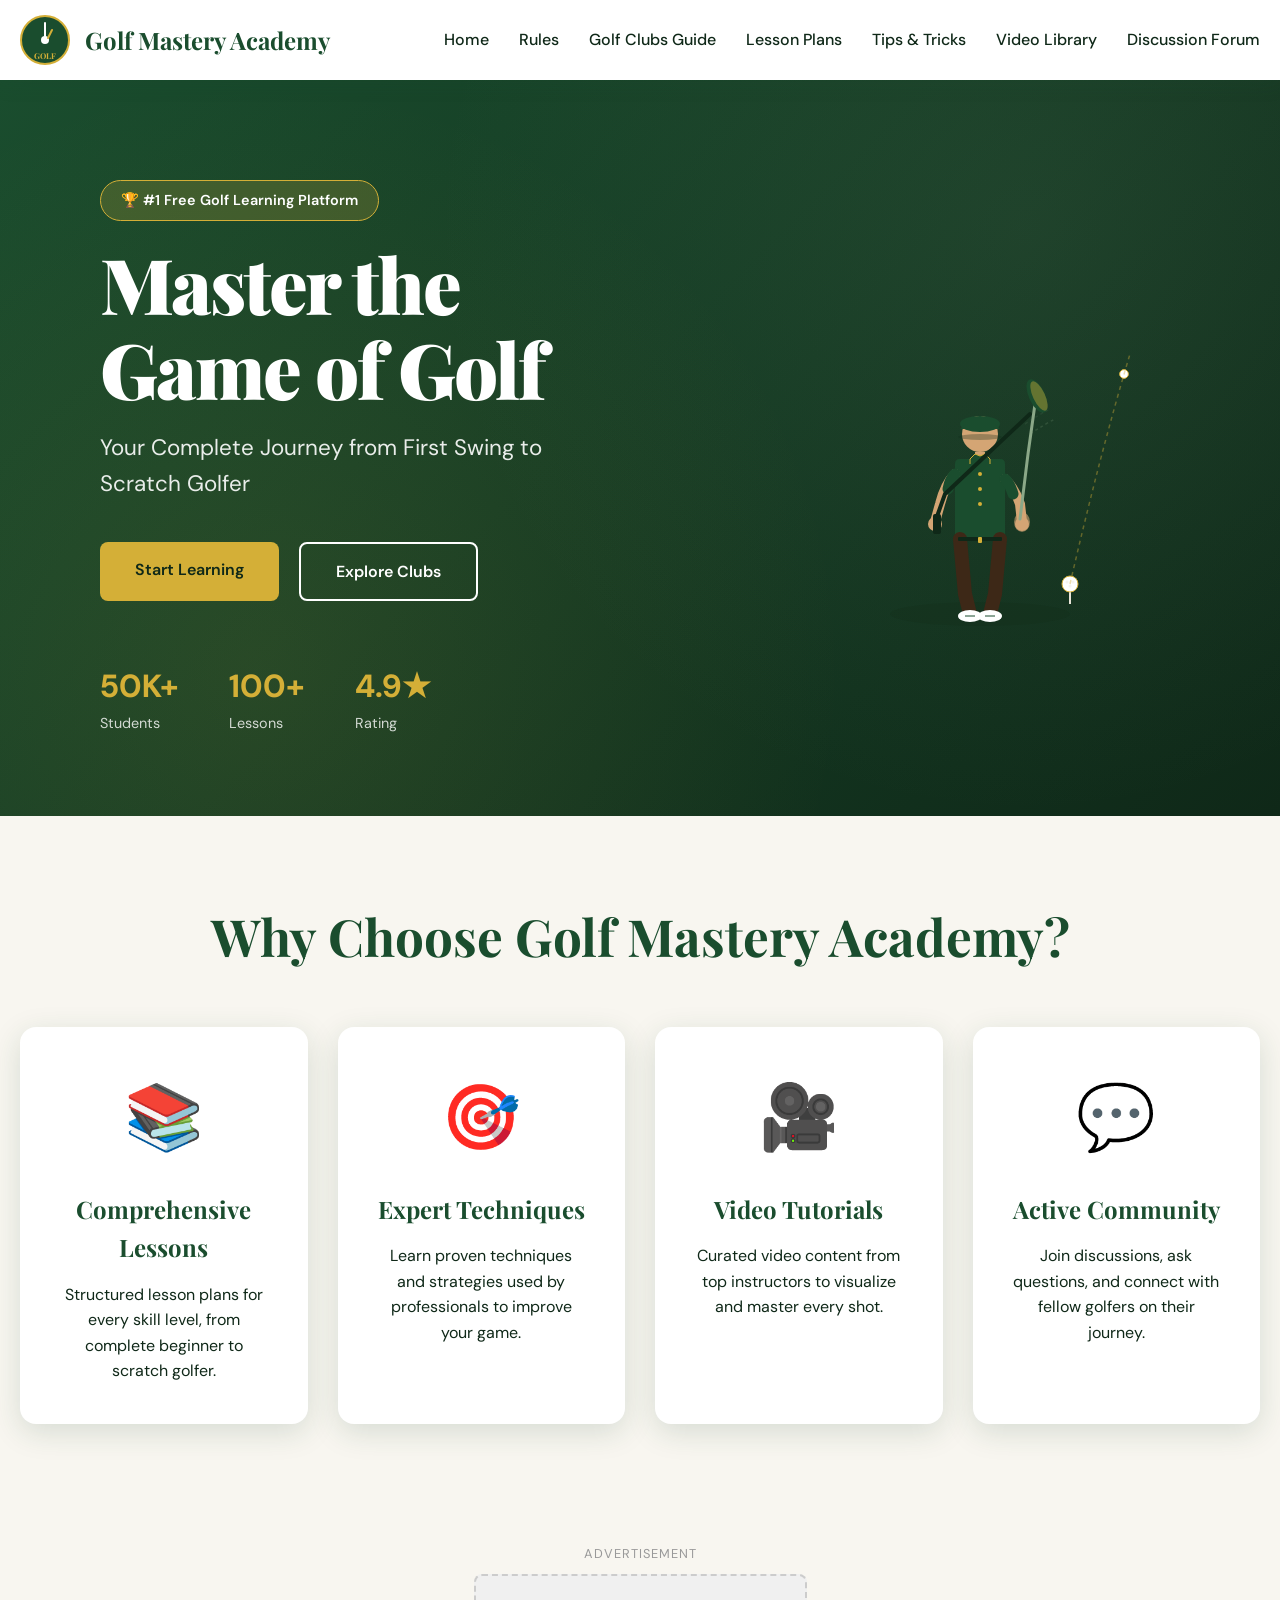
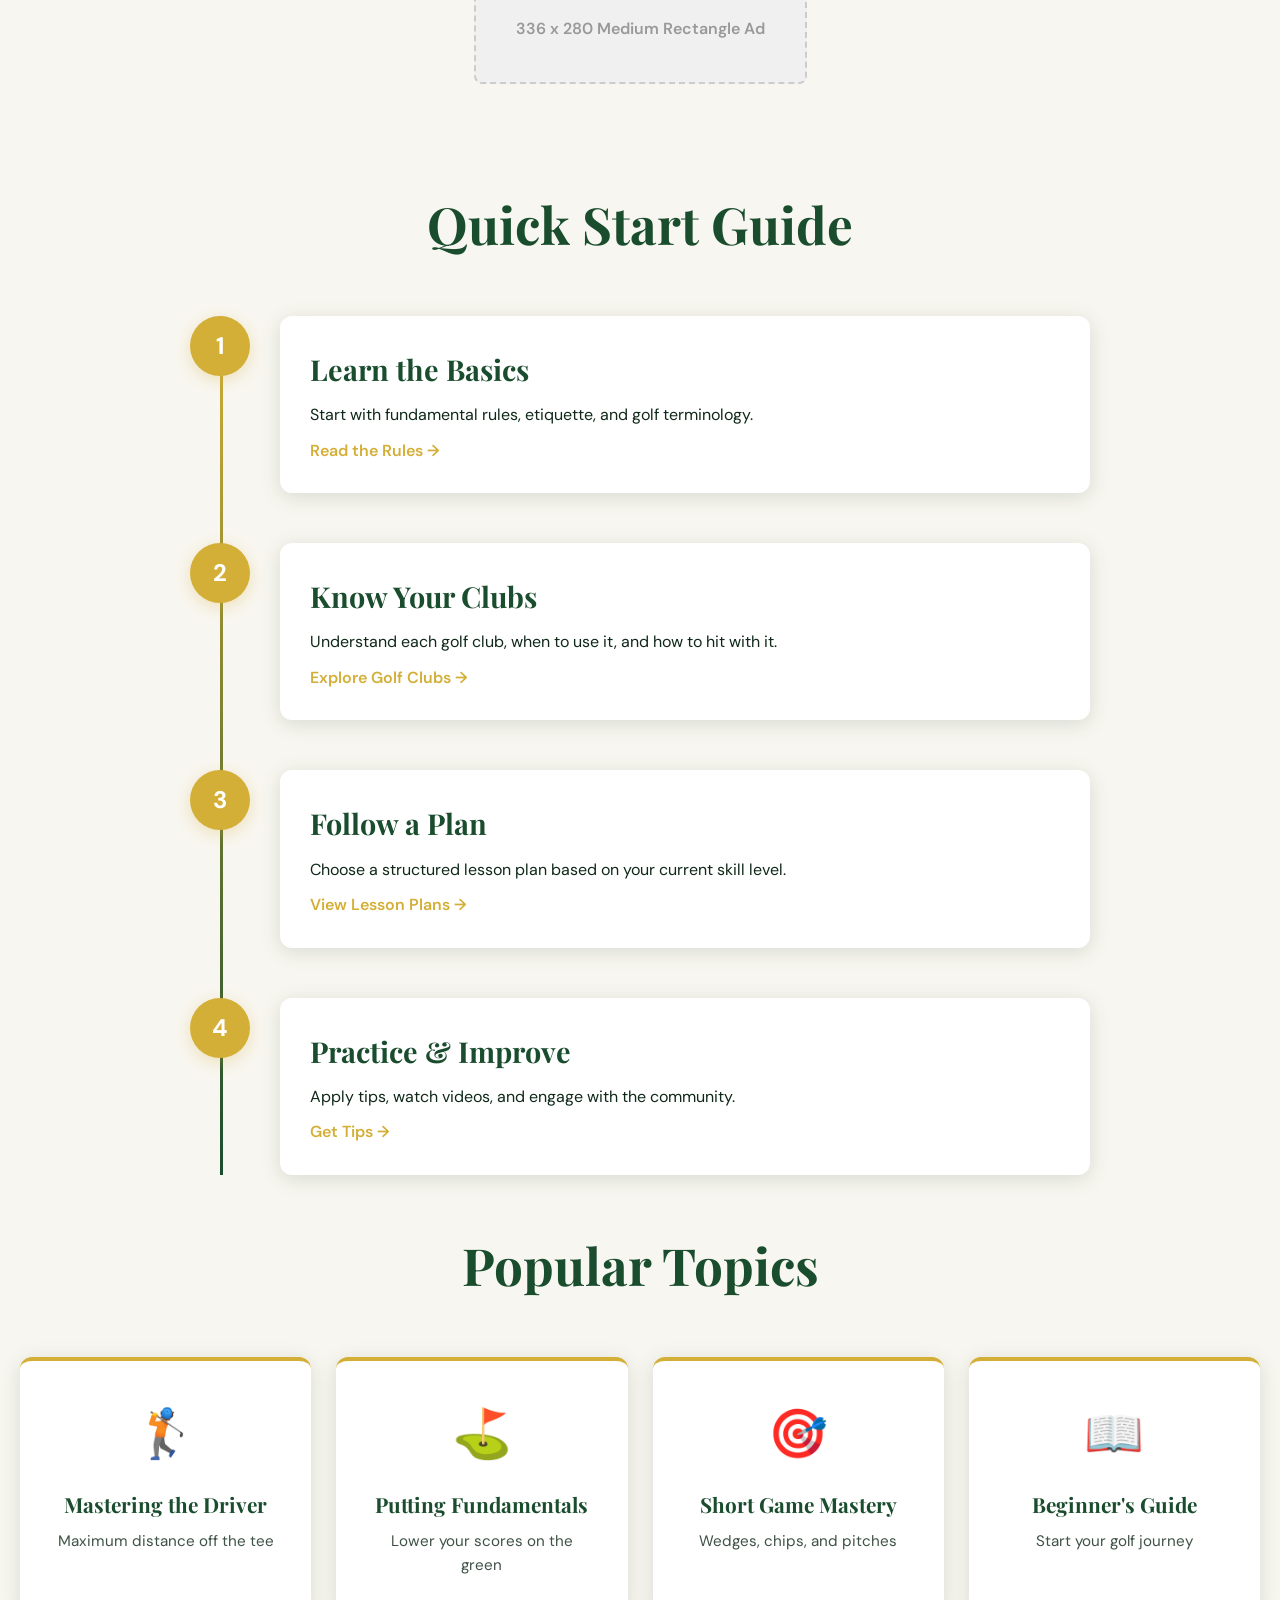
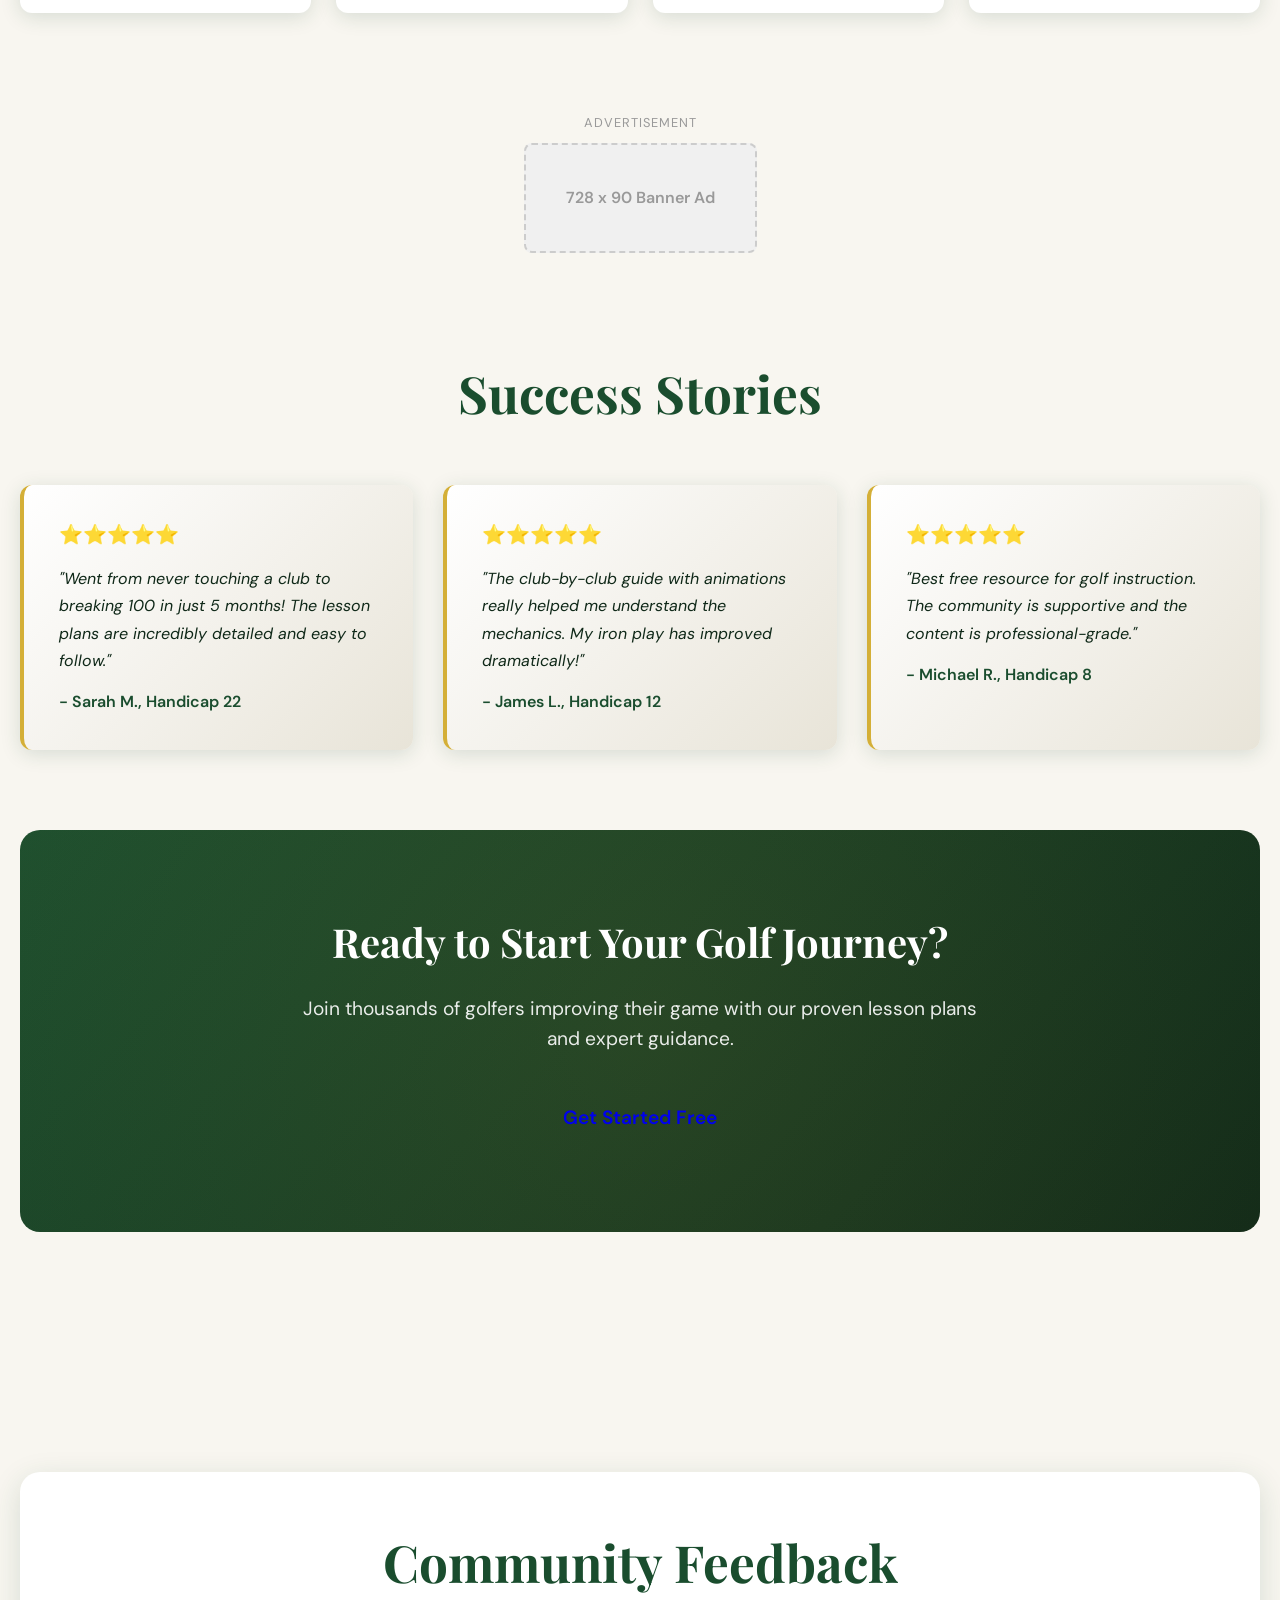
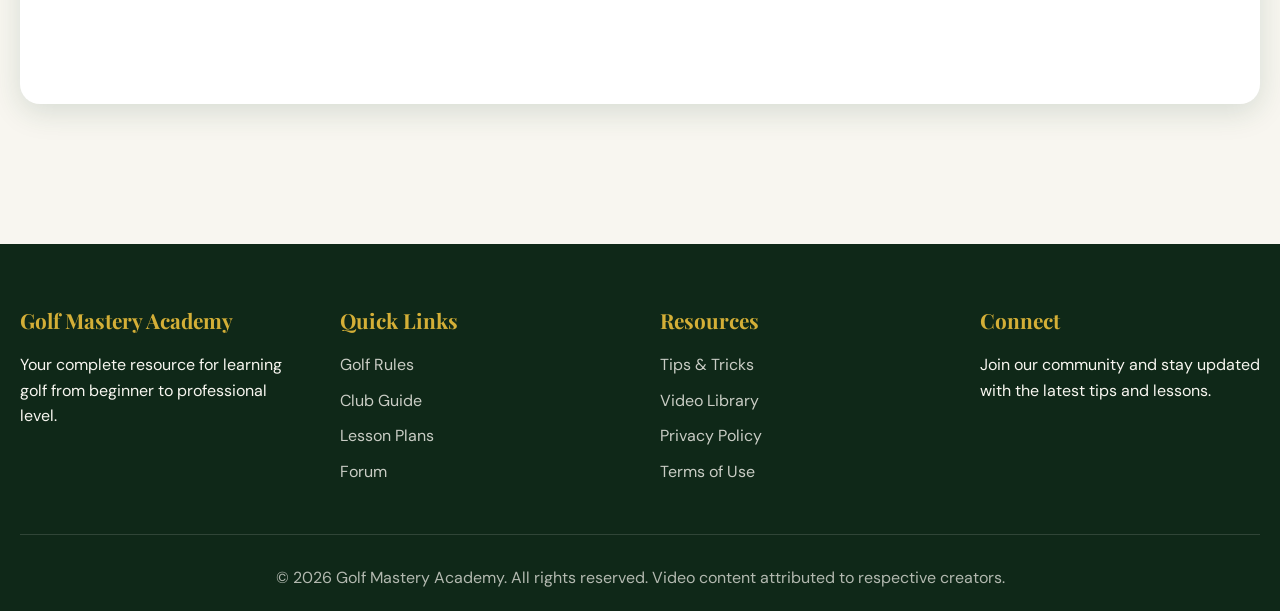
<file: index.html>
<!DOCTYPE html>
<html lang="en">
<head>
    <meta charset="UTF-8">
    <meta name="viewport" content="width=device-width, initial-scale=1.0">
    <title>Golf Mastery Academy - Learn Golf from Beginner to Pro</title>
    <link href="https://fonts.googleapis.com/css2?family=Playfair+Display:wght@400;600;700;900&family=DM+Sans:wght@400;500;700&display=swap" rel="stylesheet">
    <link rel="stylesheet" href="styles.css">
</head>
<body>
    <nav class="navbar">
        <div class="nav-container">
            <div class="logo">
                <svg width="50" height="50" viewBox="0 0 50 50" fill="none" xmlns="http://www.w3.org/2000/svg">
                    <circle cx="25" cy="25" r="24" fill="#1a4d2e" stroke="#d4af37" stroke-width="2"/>
                    <circle cx="25" cy="25" r="4" fill="#ffffff"/>
                    <path d="M25 8 L25 21" stroke="#ffffff" stroke-width="2" stroke-linecap="round"/>
                    <path d="M32 15 L28 23" stroke="#d4af37" stroke-width="2" stroke-linecap="round"/>
                    <text x="25" y="44" font-family="Playfair Display" font-size="8" fill="#d4af37" text-anchor="middle" font-weight="700">GOLF</text>
                </svg>
                <span class="logo-text">Golf Mastery Academy</span>
            </div>
            <ul class="nav-menu">
                <li><a href="index.html" class="active">Home</a></li>
                <li><a href="rules.html">Rules</a></li>
                <li><a href="clubs.html">Golf Clubs Guide</a></li>
                <li><a href="lessons.html">Lesson Plans</a></li>
                <li><a href="tips.html">Tips & Tricks</a></li>
                <li><a href="videos.html">Video Library</a></li>
                <li><a href="discussion.html">Discussion Forum</a></li>
            </ul>
            <div class="hamburger">
                <span></span>
                <span></span>
                <span></span>
            </div>
        </div>
    </nav>

    <header class="hero">
        <div class="hero-content">
            <div class="hero-badge">🏆 #1 Free Golf Learning Platform</div>
            <h1>Master the Game of Golf</h1>
            <p class="subtitle">Your Complete Journey from First Swing to Scratch Golfer</p>
            <div class="hero-cta">
                <a href="lessons.html" class="btn btn-primary">Start Learning</a>
                <a href="clubs.html" class="btn btn-secondary">Explore Clubs</a>
            </div>
            <div class="hero-stats">
                <div class="stat">
                    <span class="stat-number">50K+</span>
                    <span class="stat-label">Students</span>
                </div>
                <div class="stat">
                    <span class="stat-number">100+</span>
                    <span class="stat-label">Lessons</span>
                </div>
                <div class="stat">
                    <span class="stat-number">4.9★</span>
                    <span class="stat-label">Rating</span>
                </div>
            </div>
        </div>
        <div class="hero-illustration">
            <svg width="400" height="400" viewBox="0 0 400 400" fill="none" xmlns="http://www.w3.org/2000/svg">
                <!-- Ground shadow -->
                <ellipse cx="200" cy="360" rx="90" ry="12" fill="#0f2818" opacity="0.2"/>
                
                <!-- Golfer - More realistic proportions -->
                <!-- Head -->
                <circle cx="200" cy="180" r="18" fill="#d4a574"/>
                <!-- Hair -->
                <path d="M182 175 Q185 165 200 163 Q215 165 218 175" fill="#3d2817"/>
                <!-- Cap -->
                <ellipse cx="200" cy="170" rx="20" ry="8" fill="#1a4d2e"/>
                <path d="M185 170 L180 175 L220 175 L215 170 Z" fill="#1a4d2e"/>
                <!-- Cap brim shadow -->
                <ellipse cx="200" cy="183" rx="22" ry="3" fill="#0f2818" opacity="0.3"/>
                
                <!-- Neck -->
                <rect x="195" y="198" width="10" height="12" fill="#d4a574"/>
                
                <!-- Torso - Polo shirt -->
                <path d="M175 210 L175 280 Q175 285 180 285 L220 285 Q225 285 225 280 L225 210 Q225 205 220 205 L180 205 Q175 205 175 210 Z" fill="#1a4d2e"/>
                <!-- Shirt collar -->
                <path d="M190 210 L190 205 L195 200 L200 202 L205 200 L210 205 L210 210" fill="#1a4d2e" stroke="#d4af37" stroke-width="1"/>
                <!-- Shirt buttons -->
                <circle cx="200" cy="220" r="2" fill="#d4af37"/>
                <circle cx="200" cy="235" r="2" fill="#d4af37"/>
                <circle cx="200" cy="250" r="2" fill="#d4af37"/>
                
                <!-- Arms - Left arm back -->
                <path d="M175 220 Q165 230 160 250 L155 268" stroke="#d4a574" stroke-width="10" stroke-linecap="round"/>
                <path d="M175 220 Q170 225 168 235" stroke="#1a4d2e" stroke-width="11" stroke-linecap="round"/>
                <!-- Left hand -->
                <circle cx="155" cy="270" r="7" fill="#d4a574"/>
                
                <!-- Golf club grip -->
                <path d="M155 268 L165 240 L250 160" stroke="#0f2818" stroke-width="4" stroke-linecap="round"/>
                <rect x="153" y="260" width="8" height="20" rx="2" fill="#0f2818"/>
                
                <!-- Arms - Right arm forward -->
                <path d="M225 225 Q235 235 240 250 L242 268" stroke="#d4a574" stroke-width="10" stroke-linecap="round"/>
                <path d="M225 225 Q230 230 233 240" stroke="#1a4d2e" stroke-width="11" stroke-linecap="round"/>
                <!-- Right hand on club -->
                <circle cx="242" cy="270" r="7" fill="#d4a574"/>
                <ellipse cx="242" cy="268" rx="8" ry="10" fill="#d4a574" opacity="0.6"/>
                
                <!-- Golf club shaft -->
                <path d="M240 265 L248 200 L255 150" stroke="#8ba888" stroke-width="3" stroke-linecap="round"/>
                <!-- Club head -->
                <ellipse cx="257" cy="142" rx="8" ry="18" fill="#1a4d2e" transform="rotate(-25 257 142)"/>
                <ellipse cx="259" cy="142" rx="6" ry="16" fill="#d4af37" opacity="0.4" transform="rotate(-25 259 142)"/>
                
                <!-- Pants/Shorts -->
                <path d="M180 285 L185 340 L190 360" stroke="#3d2817" stroke-width="14" stroke-linecap="round"/>
                <path d="M220 285 L215 340 L210 360" stroke="#3d2817" stroke-width="14" stroke-linecap="round"/>
                <!-- Belt -->
                <rect x="178" y="283" width="44" height="4" rx="1" fill="#0f2818"/>
                <rect x="198" y="283" width="4" height="6" rx="1" fill="#d4af37"/>
                
                <!-- Shoes -->
                <ellipse cx="190" cy="362" rx="12" ry="6" fill="#ffffff"/>
                <ellipse cx="210" cy="362" rx="12" ry="6" fill="#ffffff"/>
                <!-- Shoe details -->
                <path d="M185 362 L195 362" stroke="#1a4d2e" stroke-width="1"/>
                <path d="M205 362 L215 362" stroke="#1a4d2e" stroke-width="1"/>
                
                <!-- Golf ball on tee -->
                <line x1="290" y1="350" x2="290" y2="335" stroke="#e8e4d8" stroke-width="2"/>
                <circle cx="290" cy="330" r="8" fill="#ffffff" stroke="#d4af37" stroke-width="1"/>
                <!-- Ball dimples -->
                <circle cx="287" cy="328" r="1.5" fill="#e8e4d8" opacity="0.4"/>
                <circle cx="293" cy="328" r="1.5" fill="#e8e4d8" opacity="0.4"/>
                <circle cx="290" cy="332" r="1.5" fill="#e8e4d8" opacity="0.4"/>
                
                <!-- Golf ball in flight with trajectory -->
                <circle cx="320" cy="200" r="6" fill="#ffffff" stroke="#d4af37" stroke-width="1">
                    <animate attributeName="cy" values="200;100;200" dur="3s" repeatCount="indefinite"/>
                    <animate attributeName="cx" values="320;350;320" dur="3s" repeatCount="indefinite"/>
                    <animate attributeName="r" values="6;4;6" dur="3s" repeatCount="indefinite"/>
                </circle>
                <!-- Trajectory path -->
                <path d="M290 330 Q320 200 350 100" stroke="#d4af37" stroke-width="1.5" stroke-dasharray="4,4" opacity="0.4"/>
                
                <!-- Motion lines for swing -->
                <path d="M245 170 Q260 160 270 155" stroke="#8ba888" stroke-width="1.5" stroke-dasharray="3,3" opacity="0.3">
                    <animate attributeName="opacity" values="0;0.5;0" dur="2s" repeatCount="indefinite"/>
                </path>
                <path d="M250 180 Q265 170 275 165" stroke="#8ba888" stroke-width="1.5" stroke-dasharray="3,3" opacity="0.3">
                    <animate attributeName="opacity" values="0;0.5;0" dur="2s" begin="0.2s" repeatCount="indefinite"/>
                </path>
            </svg>
        </div>
    </header>

    <!-- Ad Space - Hidden until site has more engagement -->
    <div class="ad-space" style="display: none;">
        <p>Advertisement</p>
        <div class="ad-placeholder">728 x 90 Banner Ad</div>
    </div>

    <div class="container">
        <section class="features">
            <h2 class="section-header">Why Choose Golf Mastery Academy?</h2>
            <div class="features-grid">
                <div class="feature-card">
                    <div class="feature-icon">📚</div>
                    <h3>Comprehensive Lessons</h3>
                    <p>Structured lesson plans for every skill level, from complete beginner to scratch golfer.</p>
                </div>
                <div class="feature-card">
                    <div class="feature-icon">🎯</div>
                    <h3>Expert Techniques</h3>
                    <p>Learn proven techniques and strategies used by professionals to improve your game.</p>
                </div>
                <div class="feature-card">
                    <div class="feature-icon">🎥</div>
                    <h3>Video Tutorials</h3>
                    <p>Curated video content from top instructors to visualize and master every shot.</p>
                </div>
                <div class="feature-card">
                    <div class="feature-icon">💬</div>
                    <h3>Active Community</h3>
                    <p>Join discussions, ask questions, and connect with fellow golfers on their journey.</p>
                </div>
            </div>
        </section>

        <!-- Ad Space -->
        <div class="ad-space">
            <p>Advertisement</p>
            <div class="ad-placeholder">336 x 280 Medium Rectangle Ad</div>
        </div>

        <section class="quick-start">
            <h2 class="section-header">Quick Start Guide</h2>
            <div class="timeline">
                <div class="timeline-item">
                    <div class="timeline-number">1</div>
                    <div class="timeline-content">
                        <h3>Learn the Basics</h3>
                        <p>Start with fundamental rules, etiquette, and golf terminology.</p>
                        <a href="rules.html" class="text-link">Read the Rules →</a>
                    </div>
                </div>
                <div class="timeline-item">
                    <div class="timeline-number">2</div>
                    <div class="timeline-content">
                        <h3>Know Your Clubs</h3>
                        <p>Understand each golf club, when to use it, and how to hit with it.</p>
                        <a href="clubs.html" class="text-link">Explore Golf Clubs →</a>
                    </div>
                </div>
                <div class="timeline-item">
                    <div class="timeline-number">3</div>
                    <div class="timeline-content">
                        <h3>Follow a Plan</h3>
                        <p>Choose a structured lesson plan based on your current skill level.</p>
                        <a href="lessons.html" class="text-link">View Lesson Plans →</a>
                    </div>
                </div>
                <div class="timeline-item">
                    <div class="timeline-number">4</div>
                    <div class="timeline-content">
                        <h3>Practice & Improve</h3>
                        <p>Apply tips, watch videos, and engage with the community.</p>
                        <a href="tips.html" class="text-link">Get Tips →</a>
                    </div>
                </div>
            </div>
        </section>

        <section class="popular-topics">
            <h2 class="section-header">Popular Topics</h2>
            <div class="topics-grid">
                <a href="clubs.html#driver" class="topic-card">
                    <span class="topic-icon">🏌️</span>
                    <h3>Mastering the Driver</h3>
                    <p>Maximum distance off the tee</p>
                </a>
                <a href="tips.html#putting" class="topic-card">
                    <span class="topic-icon">⛳</span>
                    <h3>Putting Fundamentals</h3>
                    <p>Lower your scores on the green</p>
                </a>
                <a href="clubs.html#wedges" class="topic-card">
                    <span class="topic-icon">🎯</span>
                    <h3>Short Game Mastery</h3>
                    <p>Wedges, chips, and pitches</p>
                </a>
                <a href="lessons.html#beginner" class="topic-card">
                    <span class="topic-icon">📖</span>
                    <h3>Beginner's Guide</h3>
                    <p>Start your golf journey</p>
                </a>
            </div>
        </section>

        <!-- Ad Space -->
        <div class="ad-space">
            <p>Advertisement</p>
            <div class="ad-placeholder">728 x 90 Banner Ad</div>
        </div>

        <section class="testimonials">
            <h2 class="section-header">Success Stories</h2>
            <div class="testimonials-grid">
                <div class="testimonial">
                    <div class="testimonial-stars">⭐⭐⭐⭐⭐</div>
                    <p class="testimonial-text">"Went from never touching a club to breaking 100 in just 5 months! The lesson plans are incredibly detailed and easy to follow."</p>
                    <p class="testimonial-author">- Sarah M., Handicap 22</p>
                </div>
                <div class="testimonial">
                    <div class="testimonial-stars">⭐⭐⭐⭐⭐</div>
                    <p class="testimonial-text">"The club-by-club guide with animations really helped me understand the mechanics. My iron play has improved dramatically!"</p>
                    <p class="testimonial-author">- James L., Handicap 12</p>
                </div>
                <div class="testimonial">
                    <div class="testimonial-stars">⭐⭐⭐⭐⭐</div>
                    <p class="testimonial-text">"Best free resource for golf instruction. The community is supportive and the content is professional-grade."</p>
                    <p class="testimonial-author">- Michael R., Handicap 8</p>
                </div>
            </div>
        </section>

        <section class="cta-section">
            <div class="cta-content">
                <h2 class="cta-title">Ready to Start Your Golf Journey?</h2>
                <p class="cta-text">Join thousands of golfers improving their game with our proven lesson plans and expert guidance.</p>
                <a href="lessons.html" class="btn btn-large">Get Started Free</a>
            </div>
        </section>
    </div>

    <!-- Comments Section -->
    <div class="container">
        <section class="comments-section">
            <h2 class="section-header">Community Feedback</h2>
            <div id="disqus_thread"></div>
            <noscript>
                <div class="comments-placeholder">
                    <h3>Comments Section</h3>
                    <p>This is where Disqus comments would appear. To enable:</p>
                    <ol>
                        <li>Sign up at <a href="https://disqus.com" target="_blank">disqus.com</a></li>
                        <li>Register your website</li>
                        <li>Replace the Disqus configuration in the script below with your shortname</li>
                    </ol>
                </div>
            </noscript>
        </section>
    </div>

    <footer>
        <div class="footer-content">
            <div class="footer-section">
                <h4>Golf Mastery Academy</h4>
                <p>Your complete resource for learning golf from beginner to professional level.</p>
            </div>
            <div class="footer-section">
                <h4>Quick Links</h4>
                <ul>
                    <li><a href="rules.html">Golf Rules</a></li>
                    <li><a href="clubs.html">Club Guide</a></li>
                    <li><a href="lessons.html">Lesson Plans</a></li>
                    <li><a href="discussion.html">Forum</a></li>
                </ul>
            </div>
            <div class="footer-section">
                <h4>Resources</h4>
                <ul>
                    <li><a href="tips.html">Tips & Tricks</a></li>
                    <li><a href="videos.html">Video Library</a></li>
                    <li><a href="#privacy">Privacy Policy</a></li>
                    <li><a href="#terms">Terms of Use</a></li>
                </ul>
            </div>
            <div class="footer-section">
                <h4>Connect</h4>
                <p>Join our community and stay updated with the latest tips and lessons.</p>
            </div>
        </div>
        <div class="footer-bottom">
            <p>&copy; 2026 Golf Mastery Academy. All rights reserved. Video content attributed to respective creators.</p>
        </div>
    </footer>

    <script src="script.js"></script>
    <script>
        // Disqus Configuration - Replace 'YOUR_DISQUS_SHORTNAME' with your actual Disqus shortname
        var disqus_config = function () {
            this.page.url = window.location.href;
            this.page.identifier = 'golf-mastery-home';
        };
        
        (function() {
            var d = document, s = d.createElement('script');
            s.src = 'https://YOUR_DISQUS_SHORTNAME.disqus.com/embed.js';
            s.setAttribute('data-timestamp', +new Date());
            (d.head || d.body).appendChild(s);
        })();
    </script>
</body>
</html>
</file>
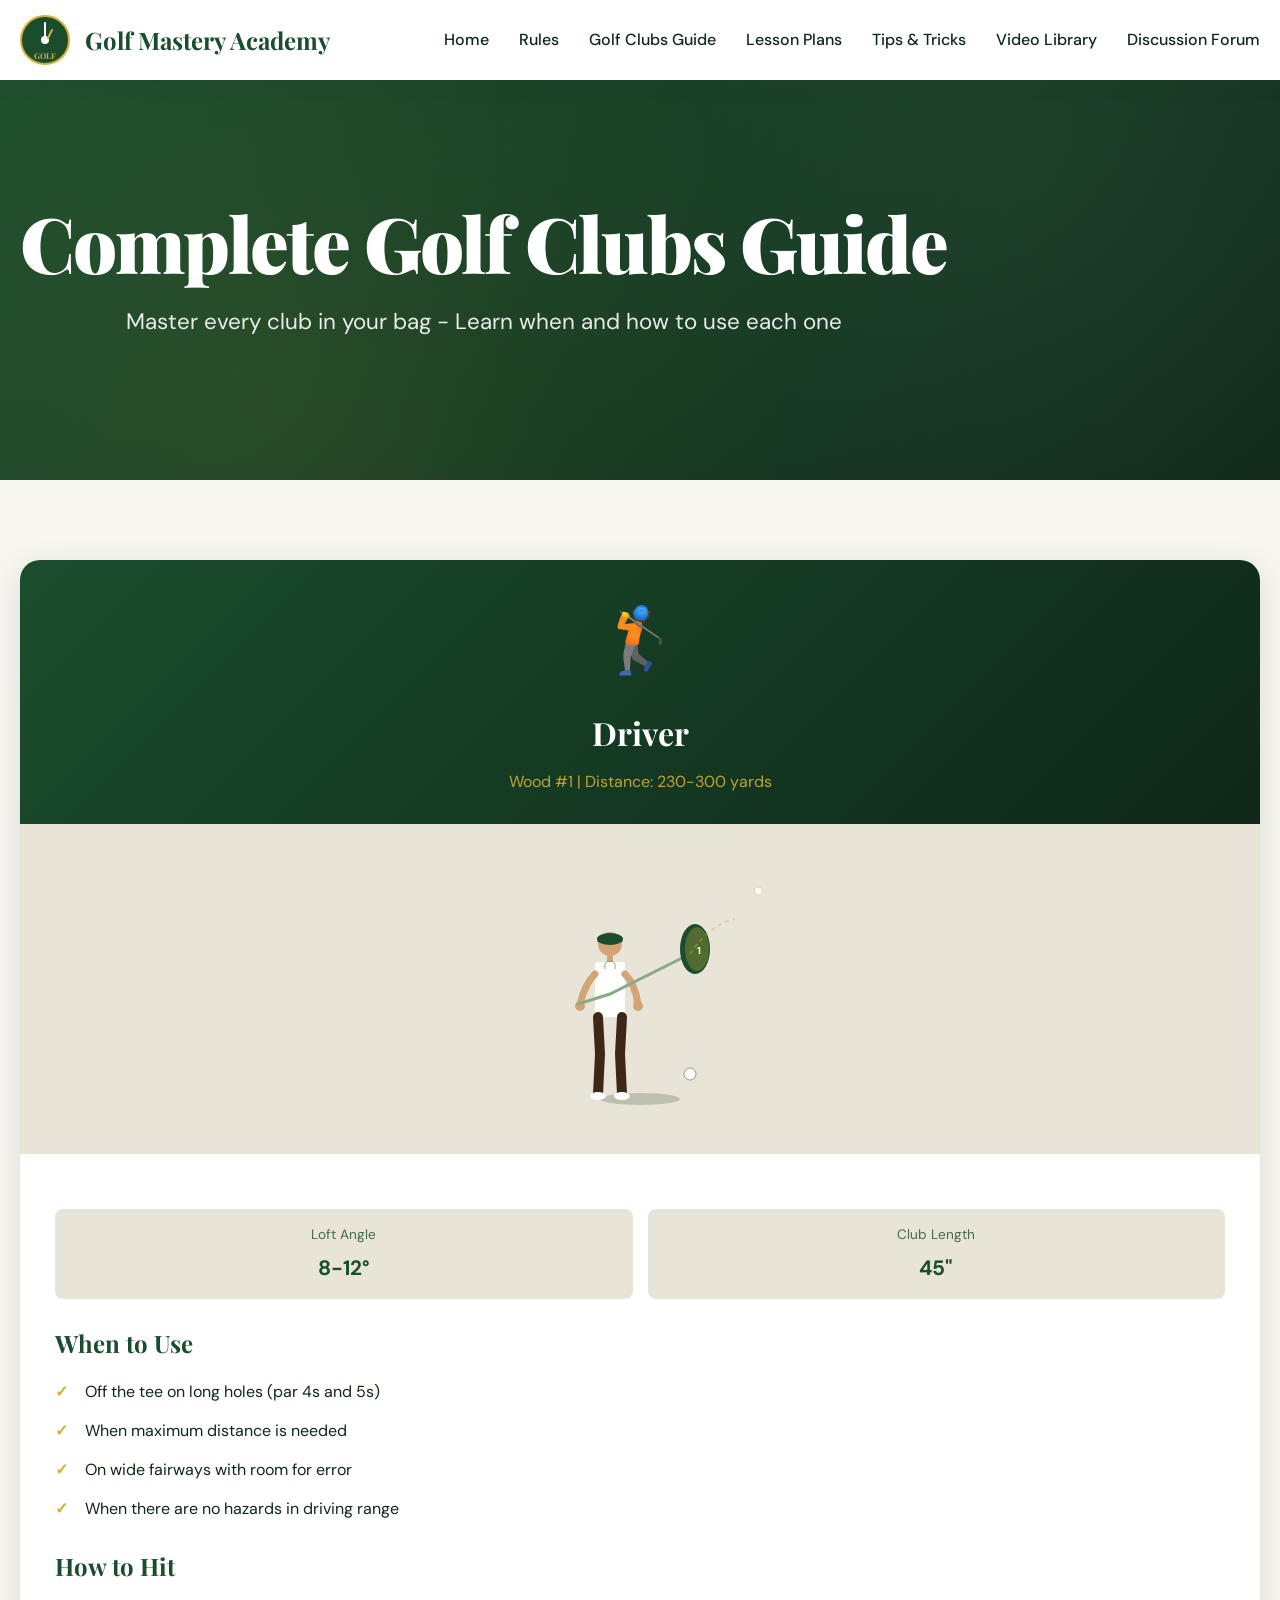
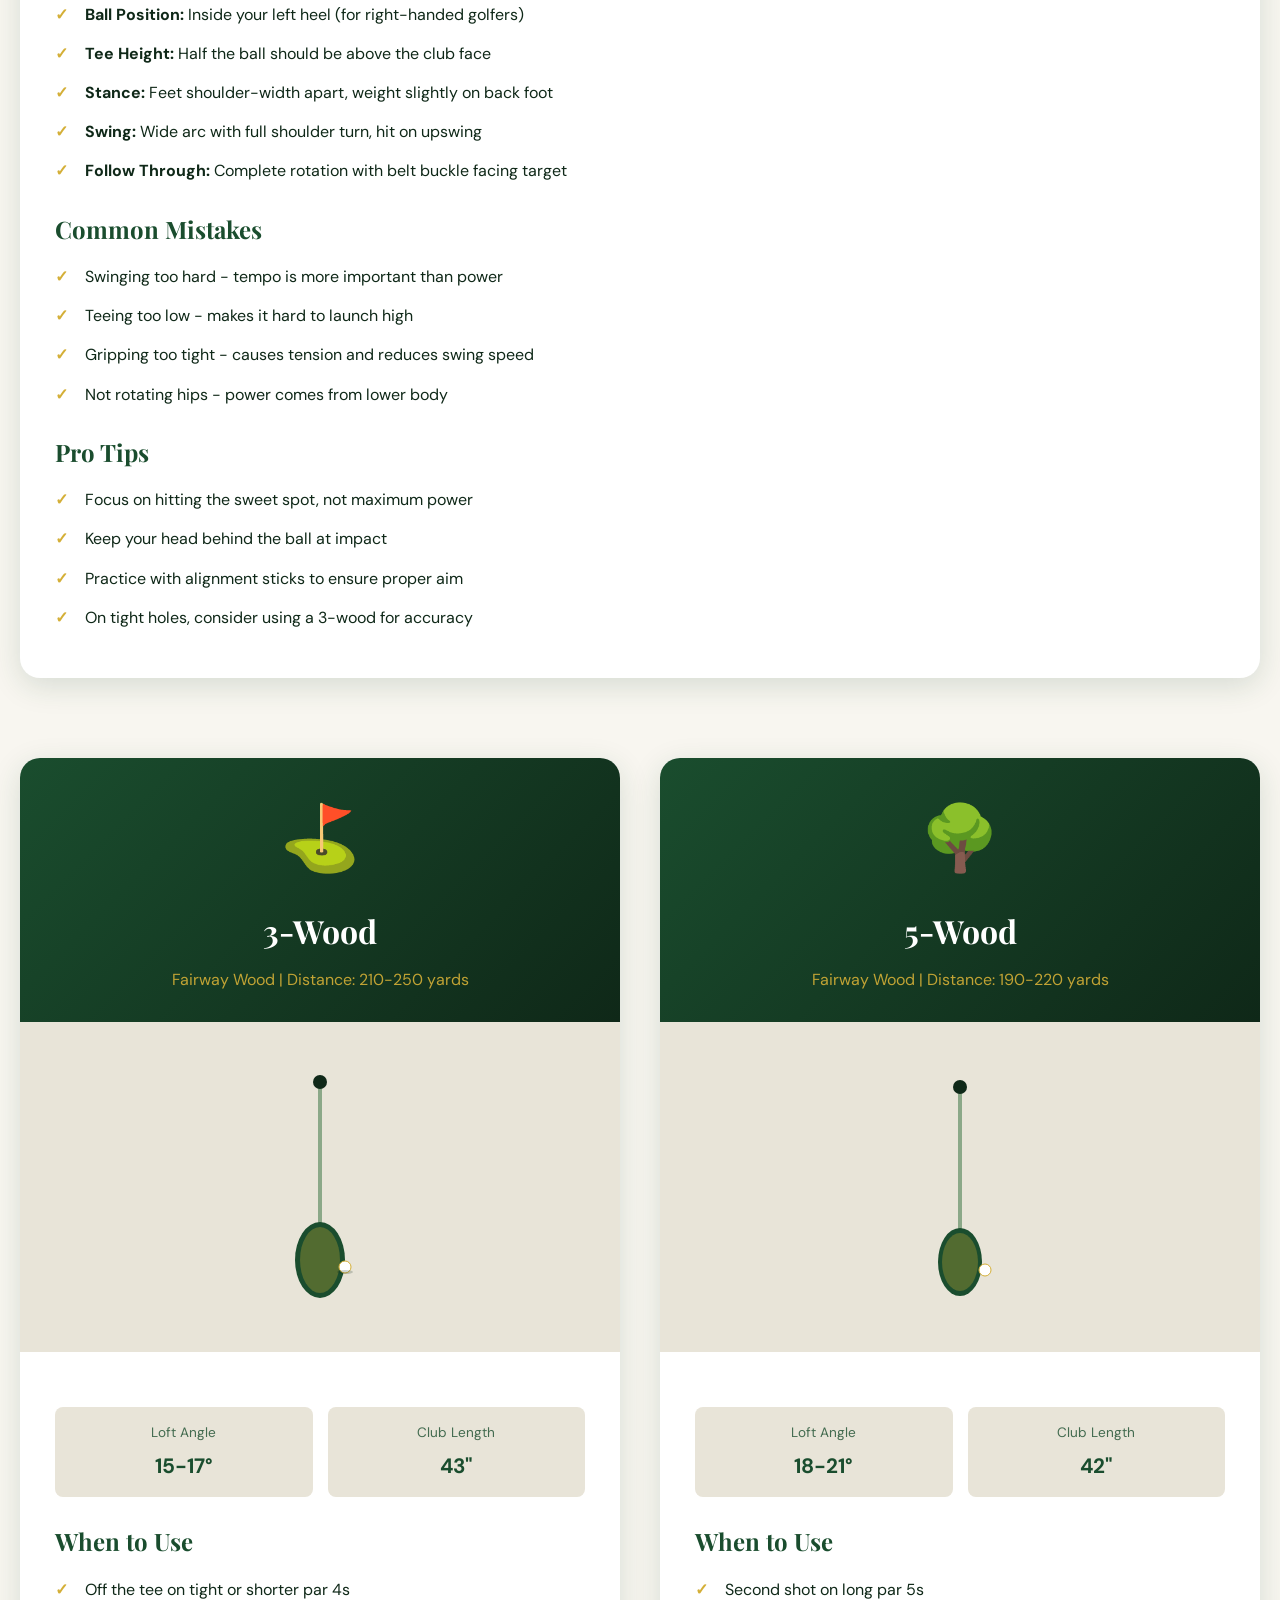
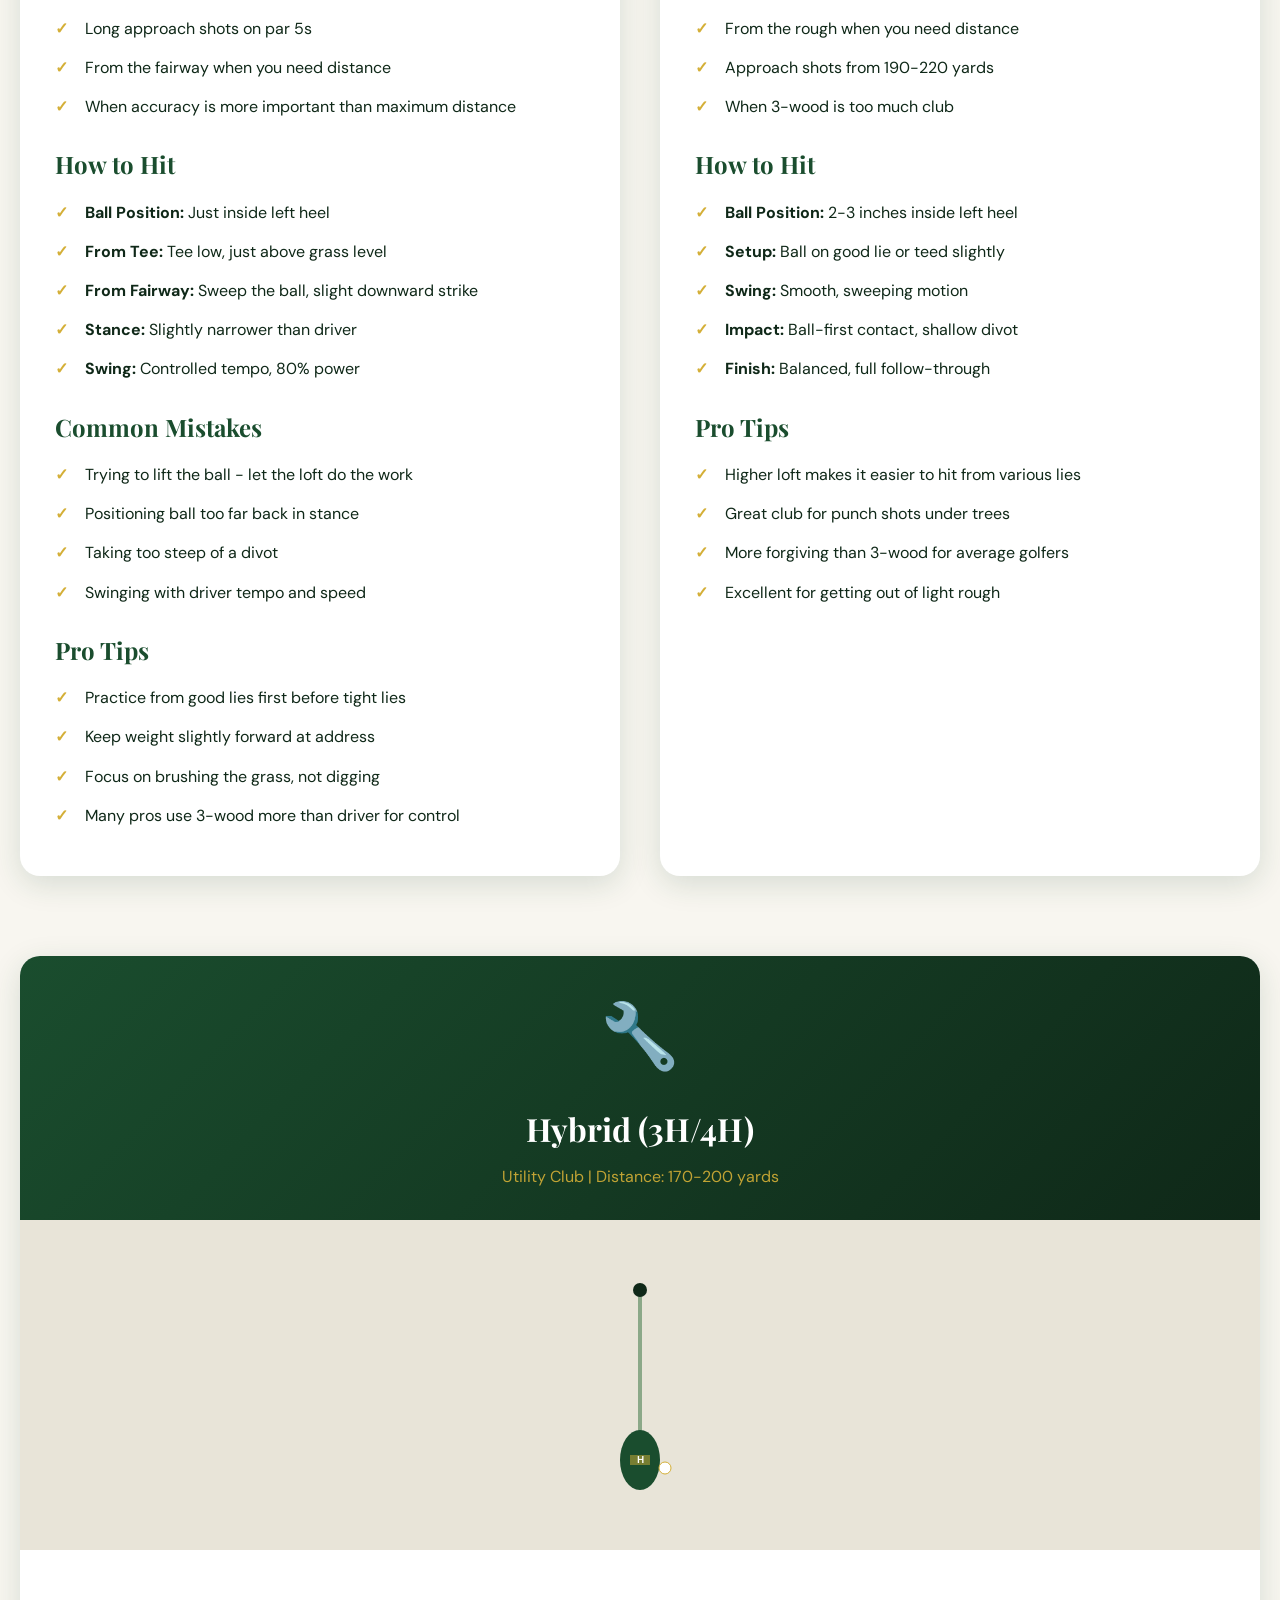
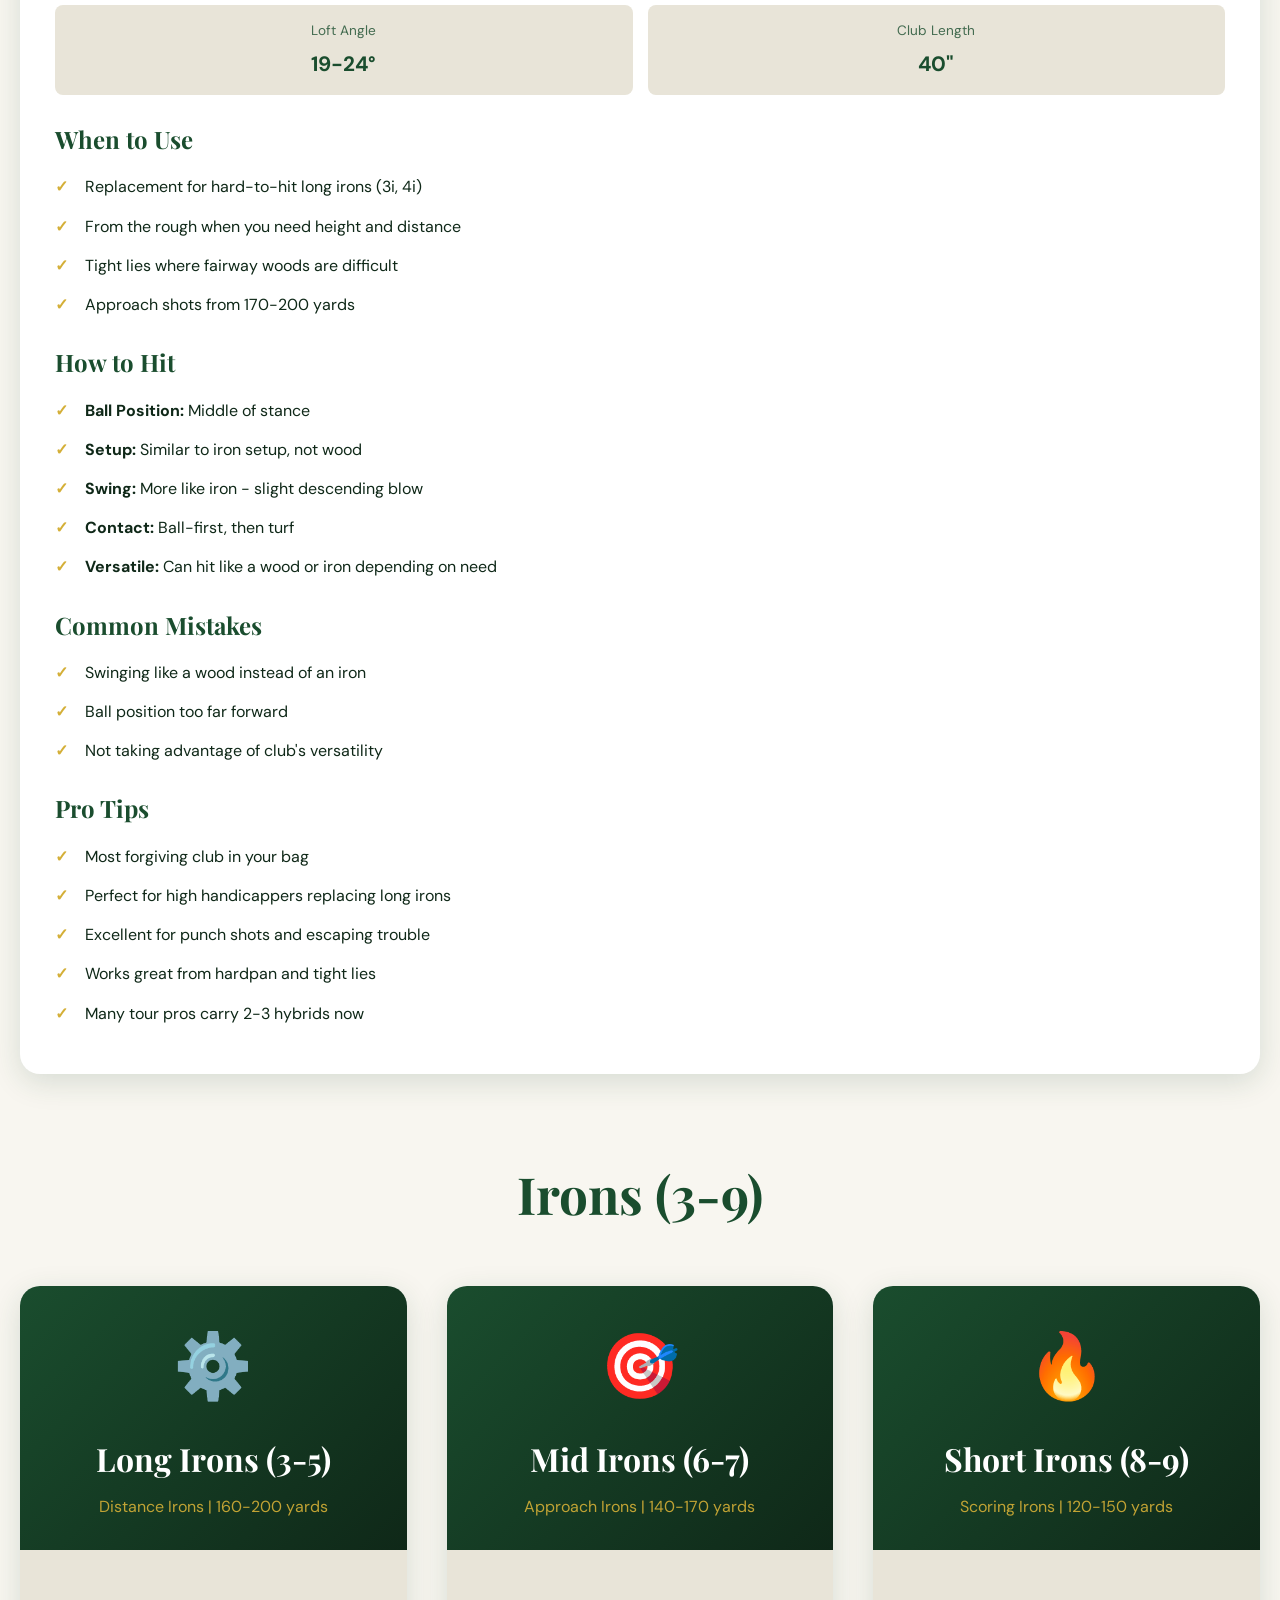
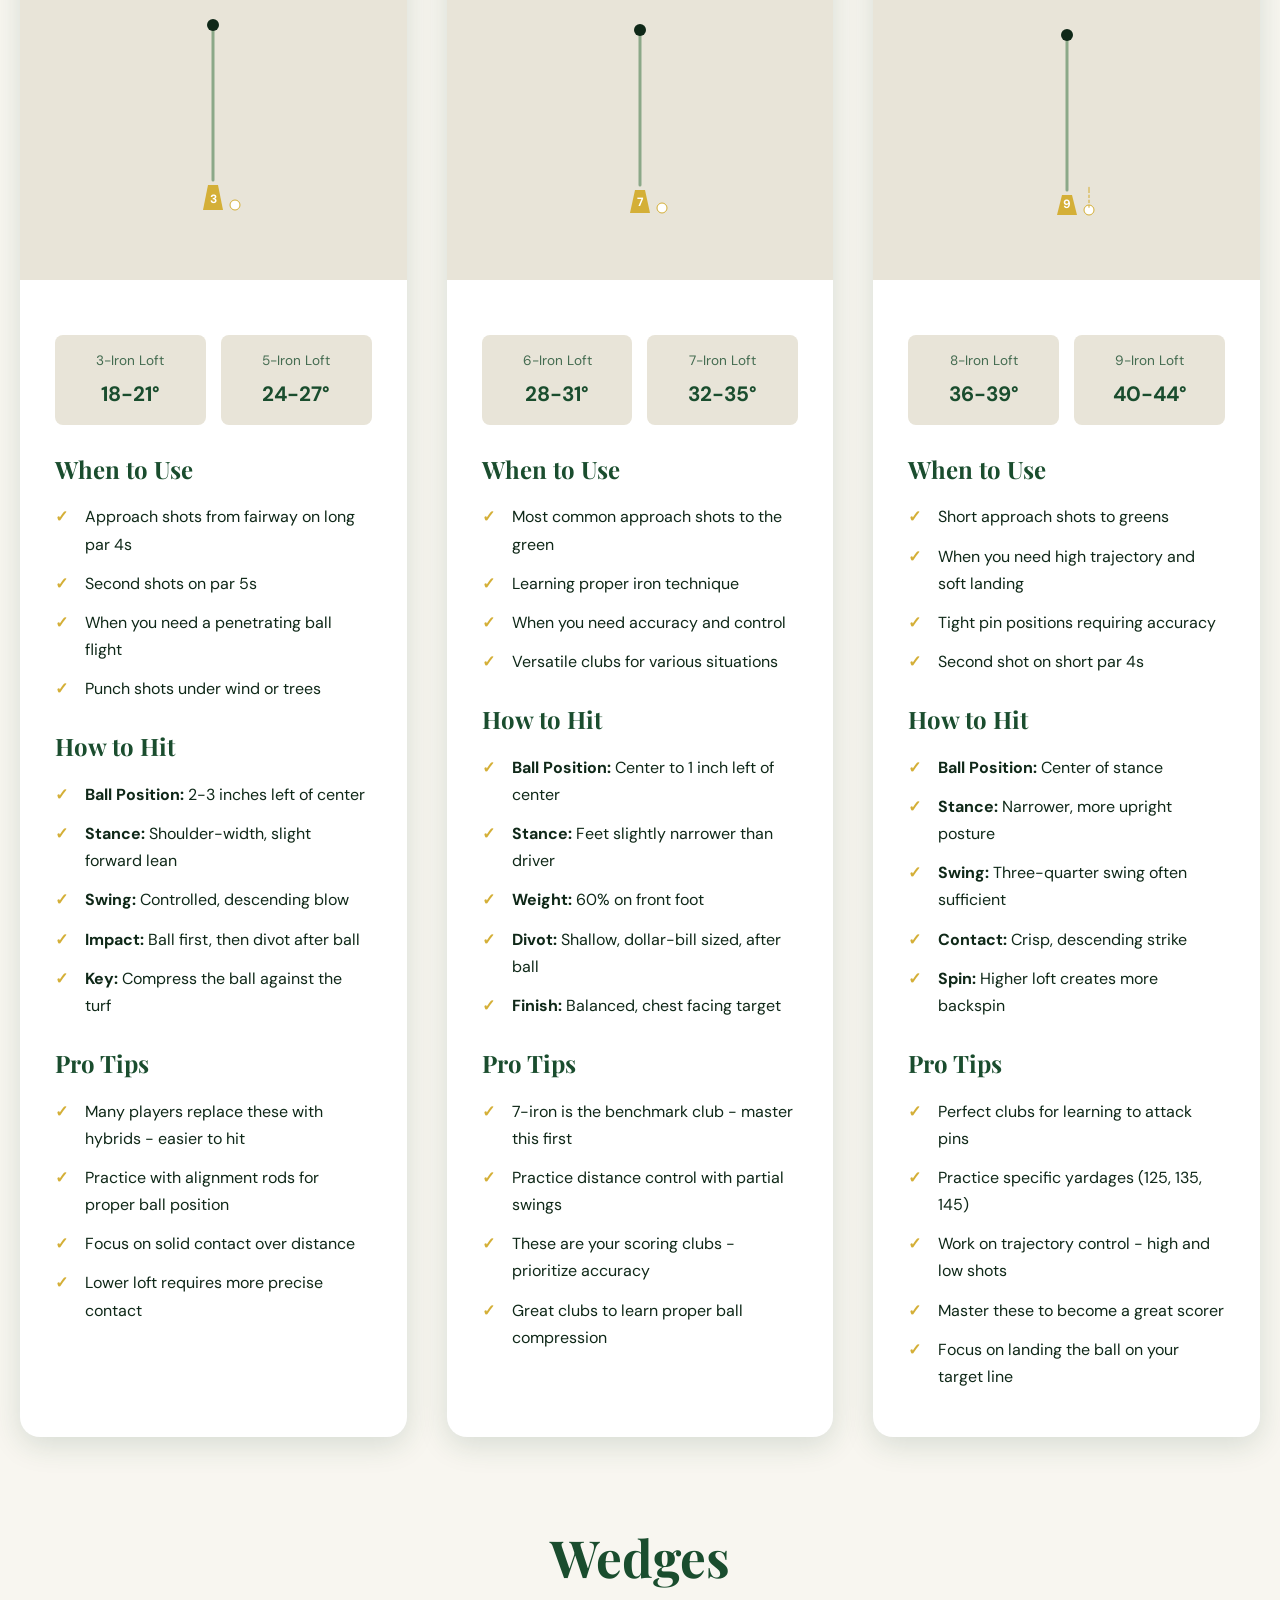
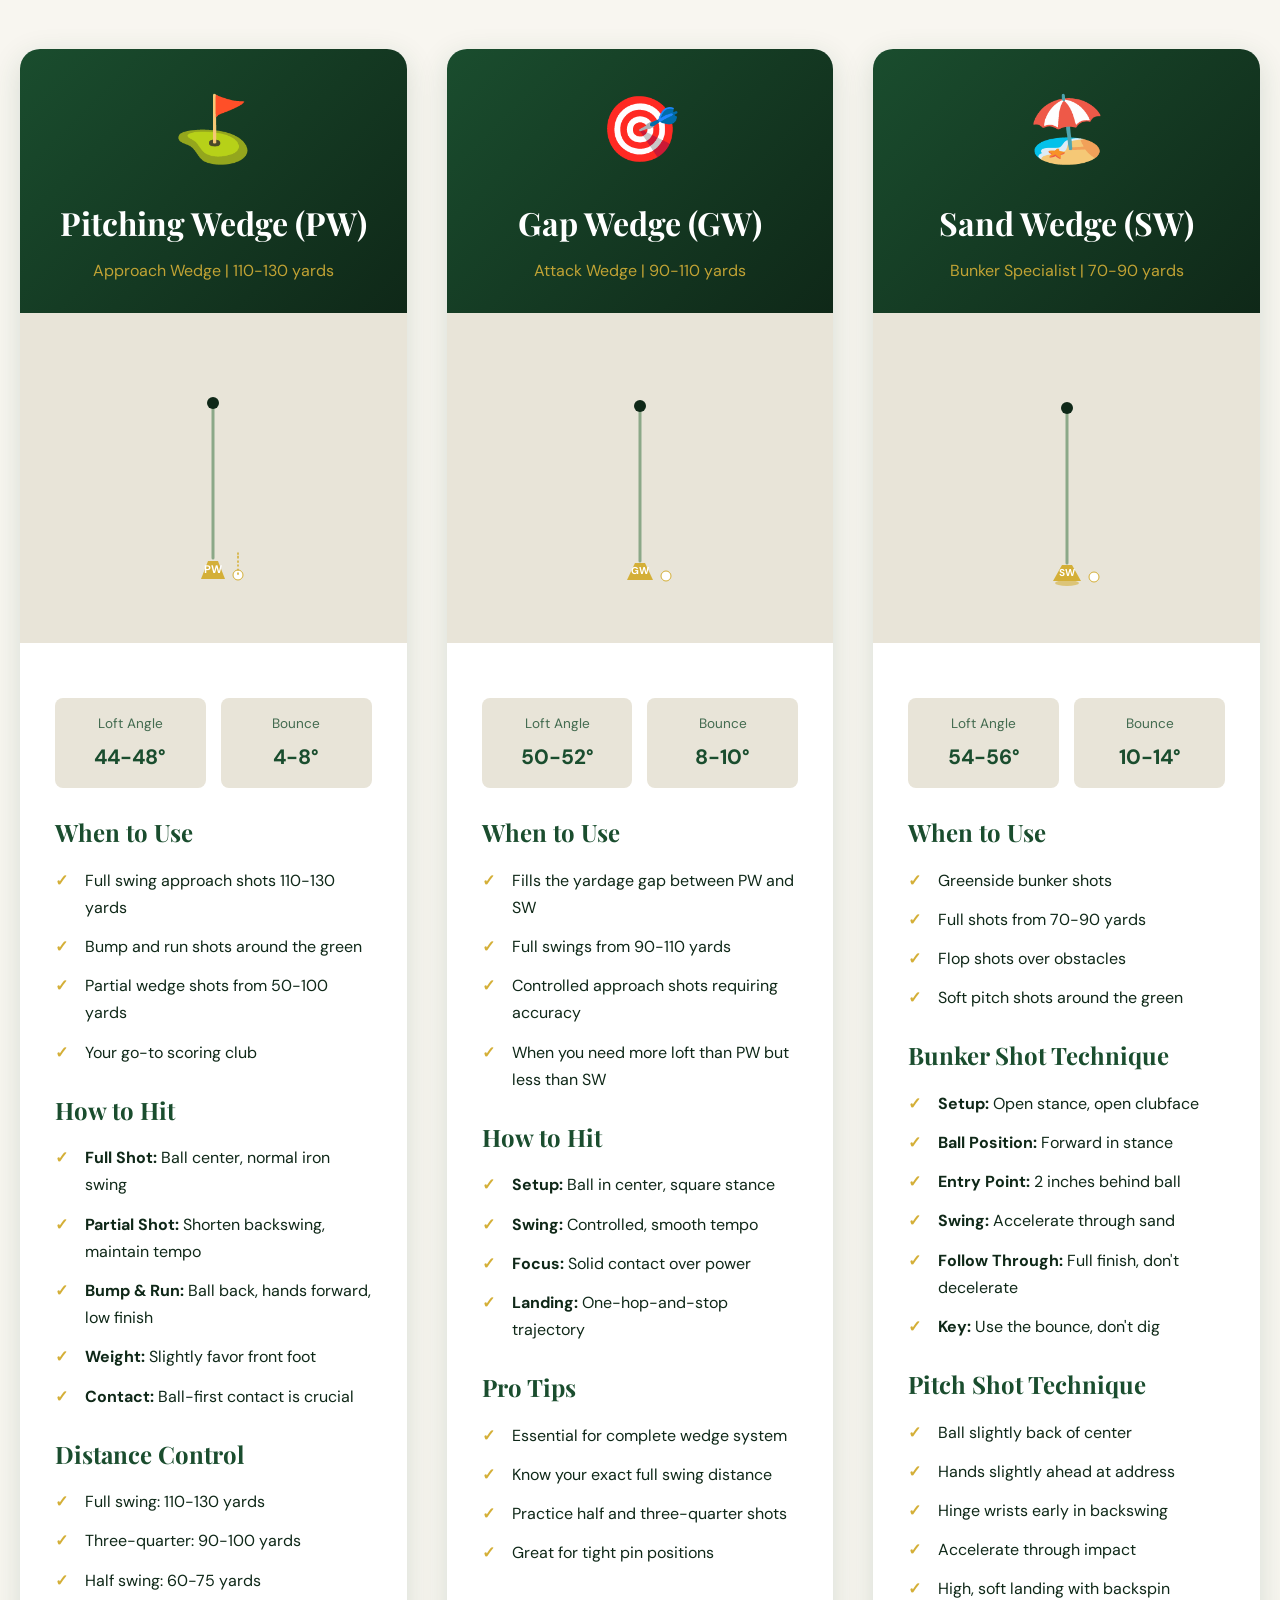
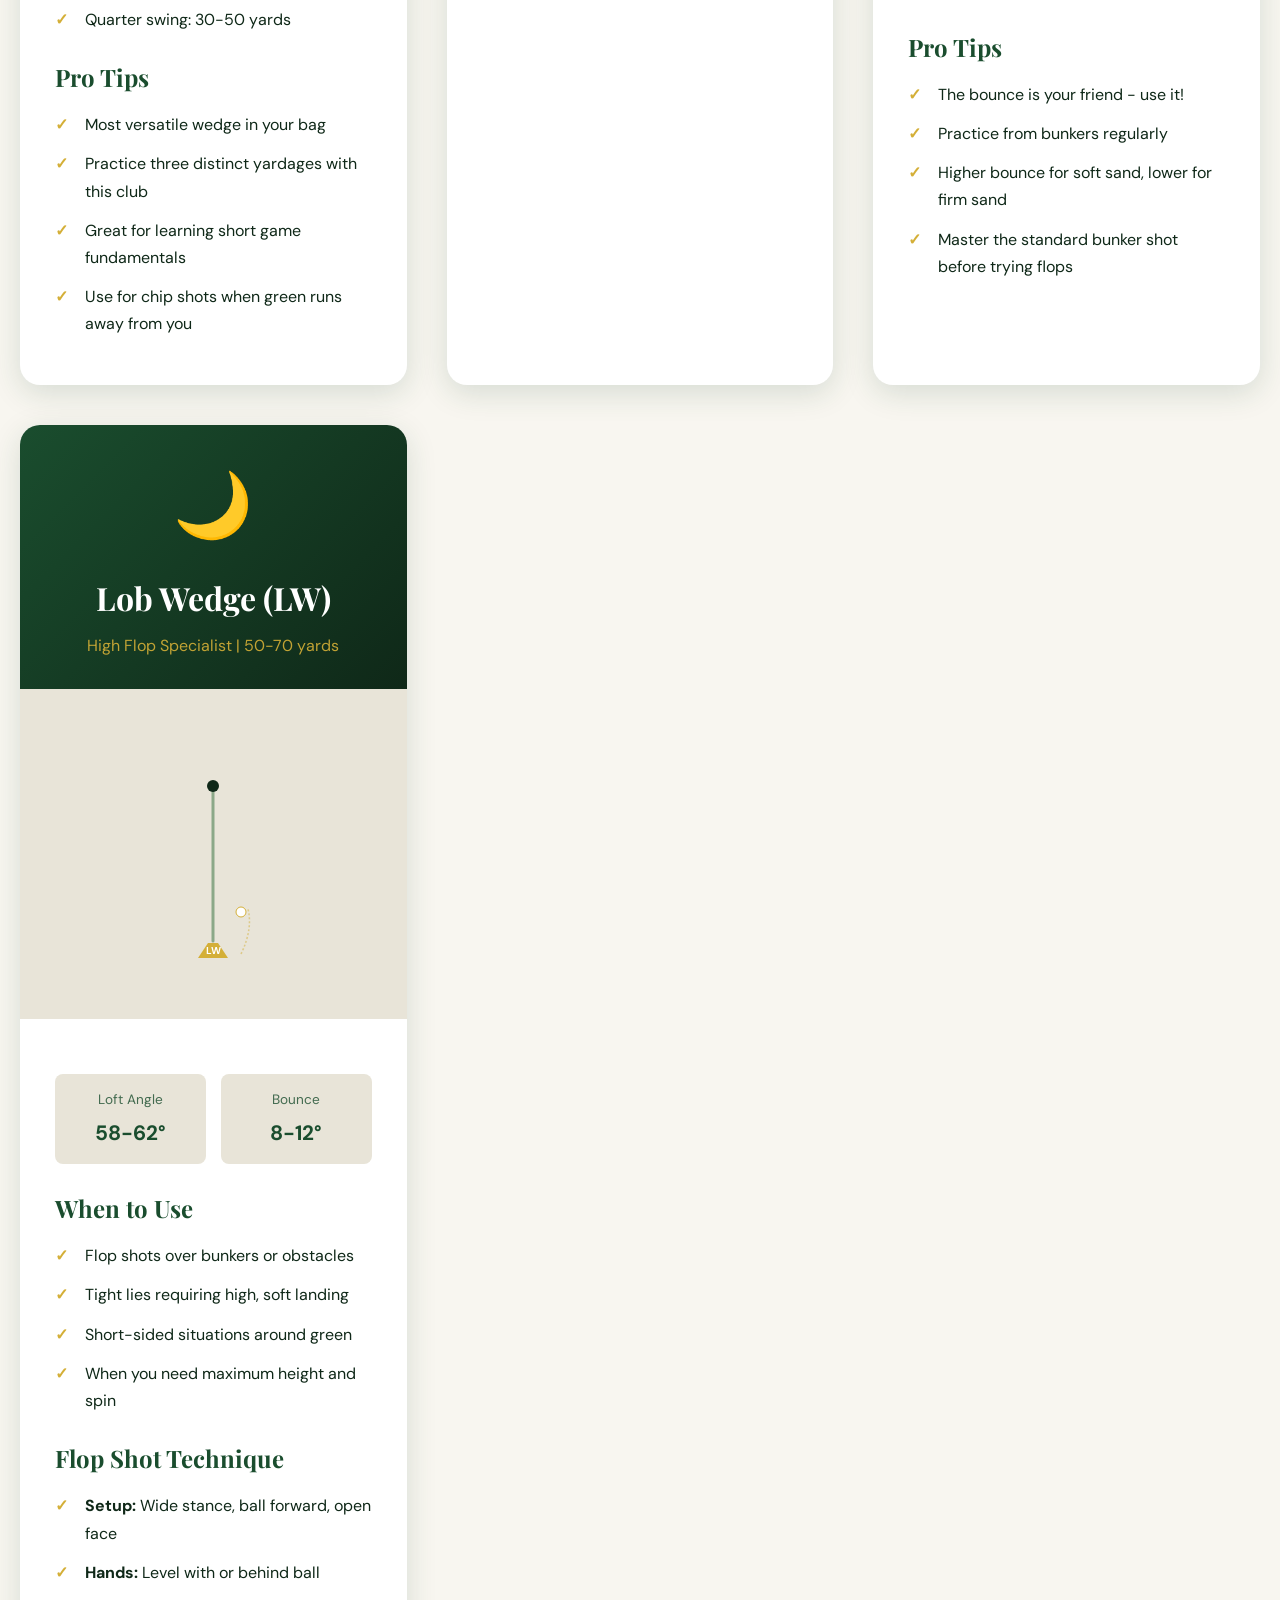
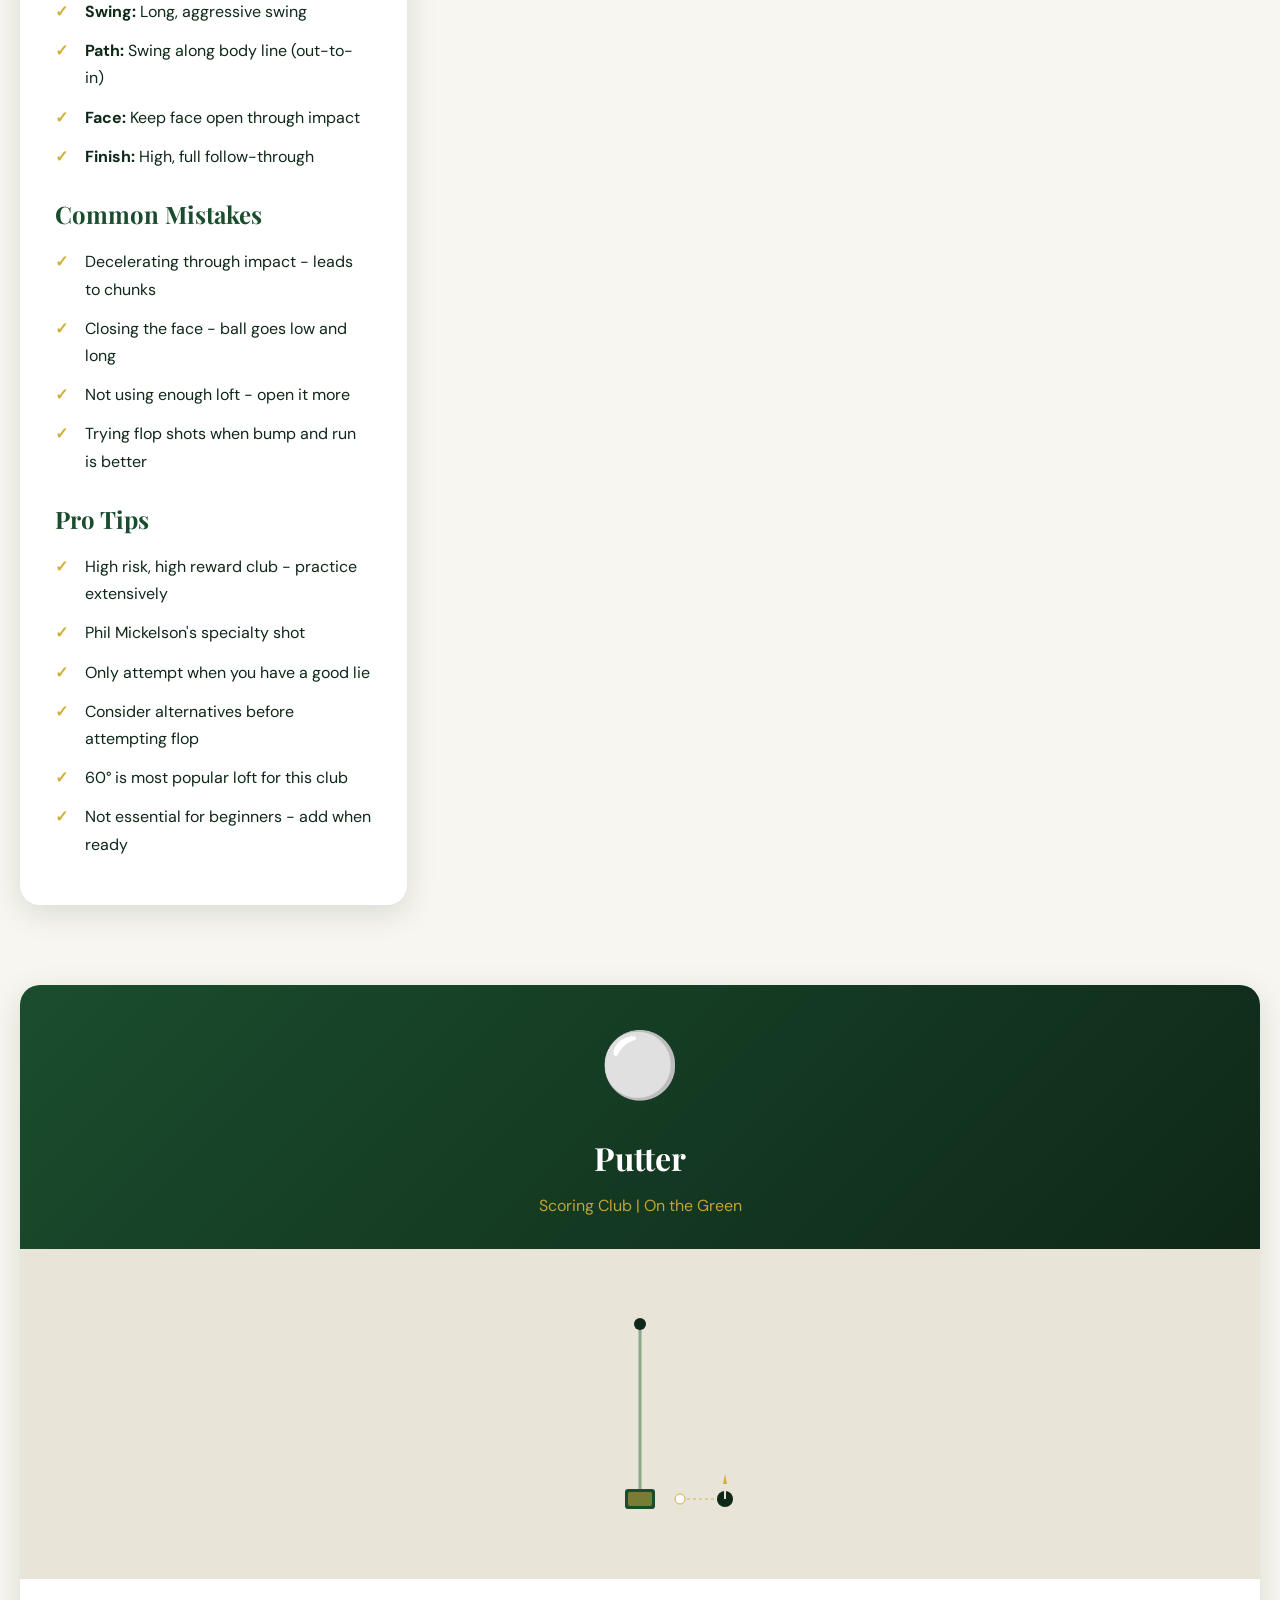
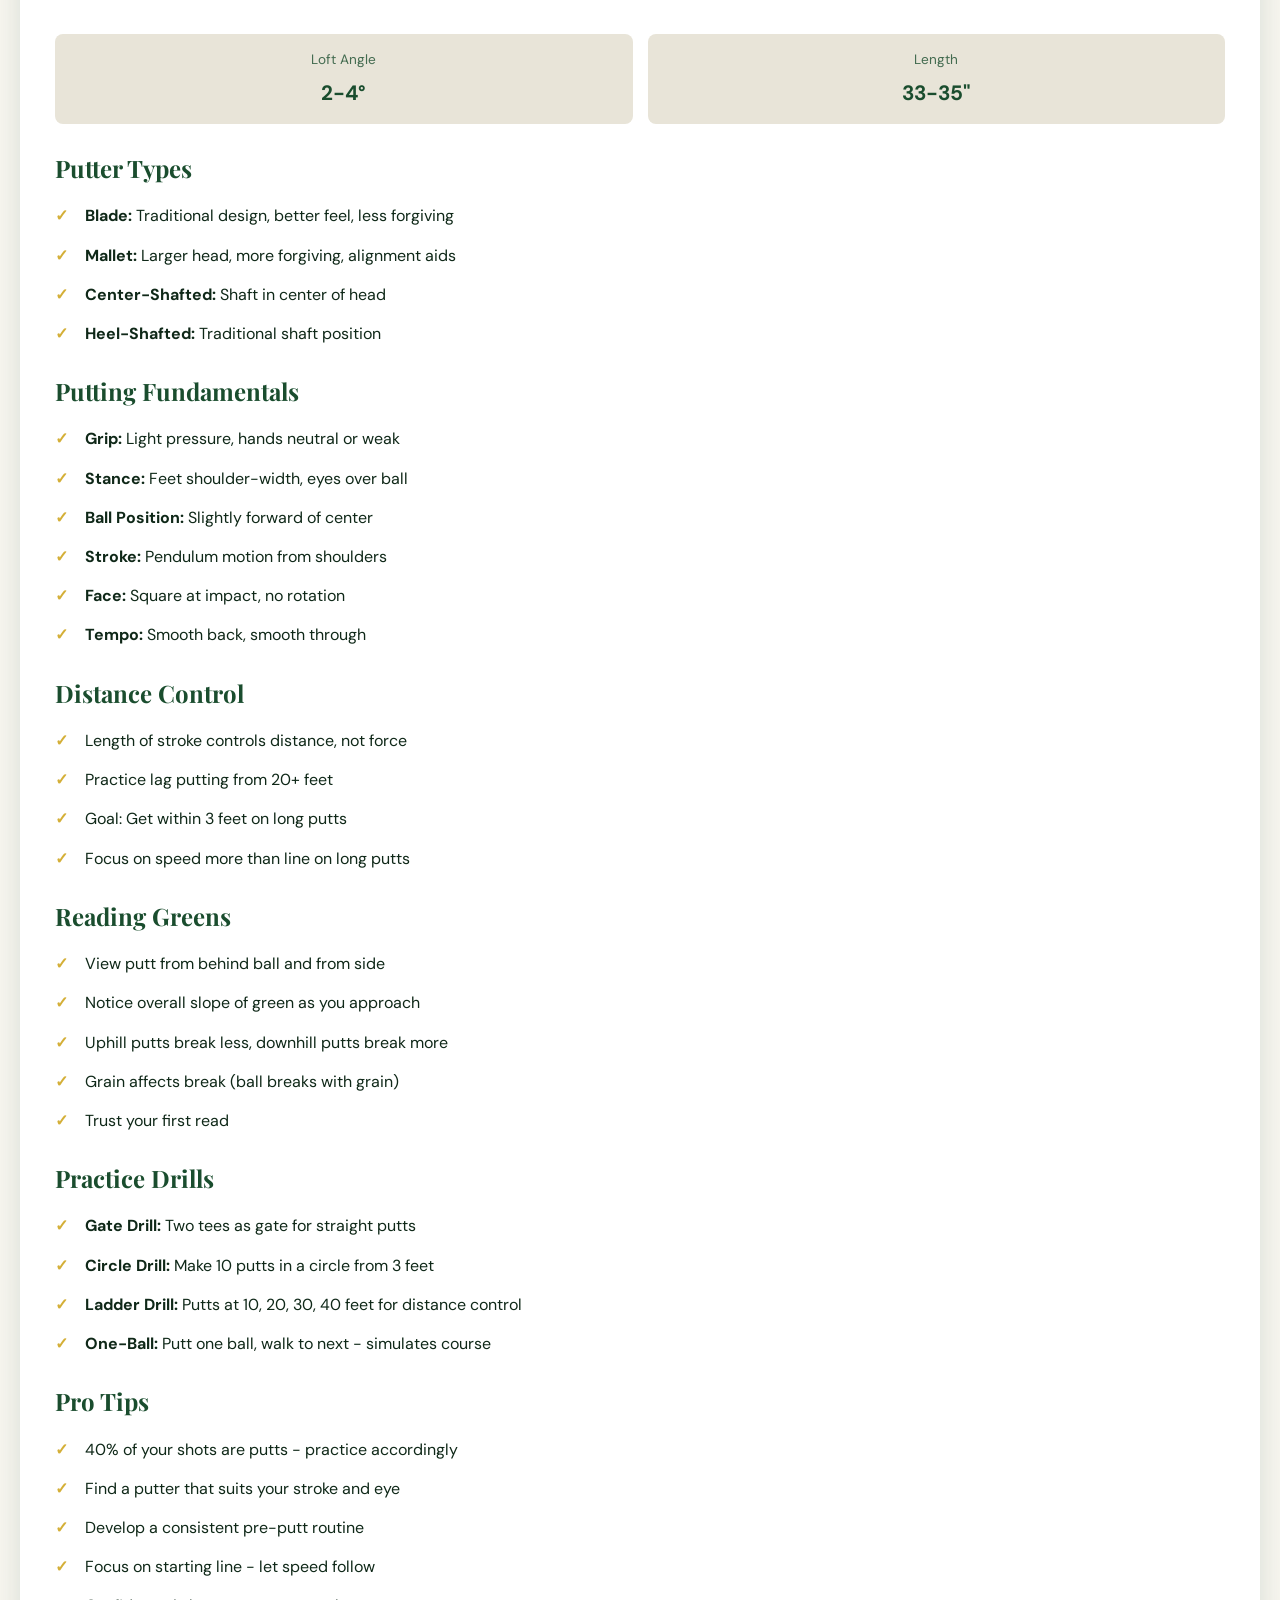
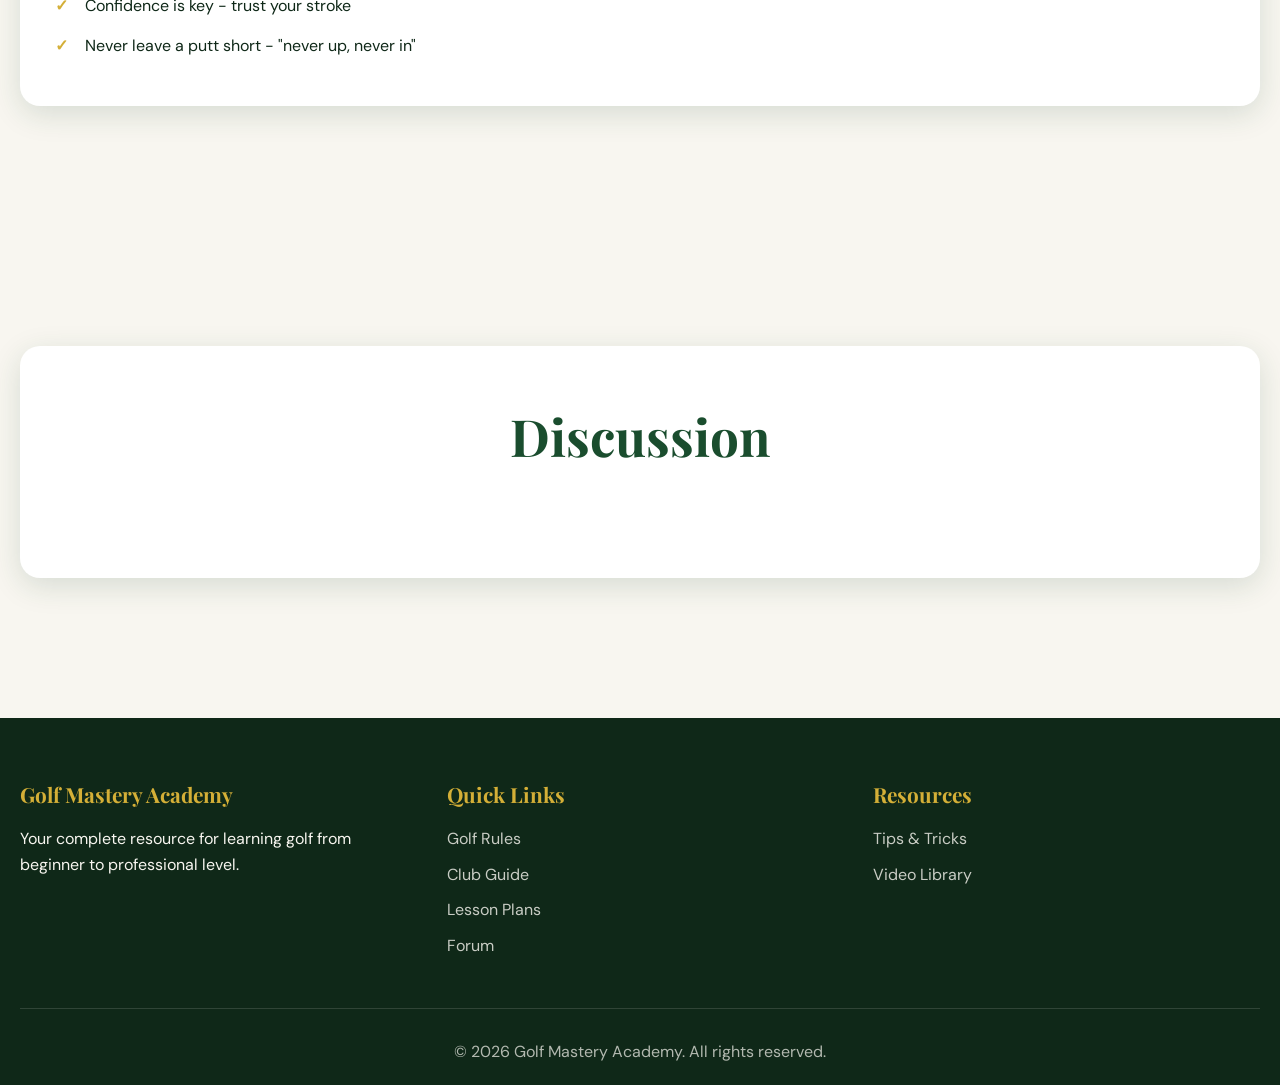
<file: clubs.html>
<!DOCTYPE html>
<html lang="en">
<head>
    <meta charset="UTF-8">
    <meta name="viewport" content="width=device-width, initial-scale=1.0">
    <title>Golf Clubs Guide - Complete Guide to Every Club</title>
    <link href="https://fonts.googleapis.com/css2?family=Playfair+Display:wght@400;600;700;900&family=DM+Sans:wght@400;500;700&display=swap" rel="stylesheet">
    <link rel="stylesheet" href="styles.css">
</head>
<body>
    <nav class="navbar">
        <div class="nav-container">
            <div class="logo">
                <svg width="50" height="50" viewBox="0 0 50 50" fill="none" xmlns="http://www.w3.org/2000/svg">
                    <circle cx="25" cy="25" r="24" fill="#1a4d2e" stroke="#d4af37" stroke-width="2"/>
                    <circle cx="25" cy="25" r="4" fill="#ffffff"/>
                    <path d="M25 8 L25 21" stroke="#ffffff" stroke-width="2" stroke-linecap="round"/>
                    <path d="M32 15 L28 23" stroke="#d4af37" stroke-width="2" stroke-linecap="round"/>
                    <text x="25" y="44" font-family="Playfair Display" font-size="8" fill="#d4af37" text-anchor="middle" font-weight="700">GOLF</text>
                </svg>
                <span class="logo-text">Golf Mastery Academy</span>
            </div>
            <ul class="nav-menu">
                <li><a href="index.html">Home</a></li>
                <li><a href="rules.html">Rules</a></li>
                <li><a href="clubs.html" class="active">Golf Clubs Guide</a></li>
                <li><a href="lessons.html">Lesson Plans</a></li>
                <li><a href="tips.html">Tips & Tricks</a></li>
                <li><a href="videos.html">Video Library</a></li>
                <li><a href="discussion.html">Discussion Forum</a></li>
            </ul>
            <div class="hamburger">
                <span></span>
                <span></span>
                <span></span>
            </div>
        </div>
    </nav>

    <header class="hero" style="min-height: 400px;">
        <div class="hero-content" style="text-align: center; padding-left: 0; max-width: 100%;">
            <h1>Complete Golf Clubs Guide</h1>
            <p class="subtitle">Master every club in your bag - Learn when and how to use each one</p>
        </div>
    </header>

    <div class="ad-space" style="display: none;">
        <p>Advertisement</p>
        <div class="ad-placeholder">728 x 90 Banner Ad</div>
    </div>

    <div class="container">
        <section id="driver">
            <div class="club-grid">
                <div class="club-card">
                    <div class="club-header">
                        <span class="club-icon">🏌️</span>
                        <h2 class="club-name">Driver</h2>
                        <p class="club-type">Wood #1 | Distance: 230-300 yards</p>
                    </div>
                    <div class="club-illustration">
                        <svg width="300" height="250" viewBox="0 0 300 250" fill="none" xmlns="http://www.w3.org/2000/svg">
                            <!-- Enhanced Driver illustration with realistic golfer -->
                            <!-- Ground shadow -->
                            <ellipse cx="150" cy="235" rx="40" ry="6" fill="#0f2818" opacity="0.2"/>
                            
                            <!-- Golfer (simplified side view) -->
                            <!-- Head -->
                            <circle cx="120" cy="80" r="12" fill="#d4a574"/>
                            <!-- Cap -->
                            <ellipse cx="120" cy="75" rx="13" ry="6" fill="#1a4d2e"/>
                            <path d="M110 75 L107 78 L133 78 L130 75 Z" fill="#1a4d2e"/>
                            
                            <!-- Neck -->
                            <rect x="117" y="92" width="6" height="8" fill="#d4a574"/>
                            
                            <!-- Torso -->
                            <path d="M105 100 L105 150 Q105 153 108 153 L132 153 Q135 153 135 150 L135 100 Q135 98 132 98 L108 98 Q105 98 105 100 Z" fill="#ffffff"/>
                            <path d="M115 105 L115 100 L118 97 L120 98 L122 97 L125 100 L125 105" fill="#ffffff" stroke="#1a4d2e" stroke-width="0.5"/>
                            
                            <!-- Arms - addressing the ball -->
                            <path d="M105 110 Q95 120 90 140" stroke="#d4a574" stroke-width="7" stroke-linecap="round"/>
                            <circle cx="90" cy="142" r="5" fill="#d4a574"/>
                            
                            <path d="M135 110 Q145 120 148 140" stroke="#d4a574" stroke-width="7" stroke-linecap="round"/>
                            <circle cx="148" cy="142" r="5" fill="#d4a574"/>
                            
                            <!-- Legs -->
                            <path d="M108 153 L110 190 L108 230" stroke="#3d2817" stroke-width="10" stroke-linecap="round"/>
                            <path d="M132 153 L130 190 L132 230" stroke="#3d2817" stroke-width="10" stroke-linecap="round"/>
                            
                            <!-- Shoes -->
                            <ellipse cx="108" cy="232" rx="8" ry="4" fill="#ffffff"/>
                            <ellipse cx="132" cy="232" rx="8" ry="4" fill="#ffffff"/>
                            
                            <!-- Driver club -->
                            <path d="M88 140 L120 130 L200 90" stroke="#8ba888" stroke-width="3" stroke-linecap="round"/>
                            <ellipse cx="205" cy="85" rx="15" ry="25" fill="#1a4d2e"/>
                            <ellipse cx="207" cy="85" rx="12" ry="22" fill="#d4af37" opacity="0.3"/>
                            <text x="207" y="90" font-size="10" fill="#fff" font-weight="700">1</text>
                            
                            <!-- Golf ball on tee -->
                            <line x1="200" y1="230" x2="200" y2="215" stroke="#e8e4d8" stroke-width="2"/>
                            <circle cx="200" cy="210" r="6" fill="#ffffff" stroke="#1a4d2e" stroke-width="0.5"/>
                            <circle cx="198" cy="208" r="1" fill="#e8e4d8" opacity="0.3"/>
                            <circle cx="202" cy="208" r="1" fill="#e8e4d8" opacity="0.3"/>
                            <circle cx="200" cy="212" r="1" fill="#e8e4d8" opacity="0.3"/>
                            
                            <!-- Swing path arc -->
                            <path d="M200 90 Q220 60 245 55" stroke="#d4af37" stroke-width="2" stroke-dasharray="4,4" opacity="0.5">
                                <animate attributeName="opacity" values="0.3;0.7;0.3" dur="2s" repeatCount="indefinite"/>
                            </path>
                            
                            <!-- Flying ball -->
                            <circle cx="245" cy="55" r="4" fill="#ffffff" stroke="#d4af37" stroke-width="0.5">
                                <animate attributeName="cy" values="55;25;55" dur="2.5s" repeatCount="indefinite"/>
                                <animate attributeName="cx" values="245;270;245" dur="2.5s" repeatCount="indefinite"/>
                            </circle>
                        </svg>
                    </div>
                    <div class="club-content">
                        <div class="spec-grid">
                            <div class="spec-item">
                                <div class="spec-label">Loft Angle</div>
                                <div class="spec-value">8-12°</div>
                            </div>
                            <div class="spec-item">
                                <div class="spec-label">Club Length</div>
                                <div class="spec-value">45"</div>
                            </div>
                        </div>

                        <h3>When to Use</h3>
                        <ul>
                            <li>Off the tee on long holes (par 4s and 5s)</li>
                            <li>When maximum distance is needed</li>
                            <li>On wide fairways with room for error</li>
                            <li>When there are no hazards in driving range</li>
                        </ul>

                        <h3>How to Hit</h3>
                        <ul>
                            <li><strong>Ball Position:</strong> Inside your left heel (for right-handed golfers)</li>
                            <li><strong>Tee Height:</strong> Half the ball should be above the club face</li>
                            <li><strong>Stance:</strong> Feet shoulder-width apart, weight slightly on back foot</li>
                            <li><strong>Swing:</strong> Wide arc with full shoulder turn, hit on upswing</li>
                            <li><strong>Follow Through:</strong> Complete rotation with belt buckle facing target</li>
                        </ul>

                        <h3>Common Mistakes</h3>
                        <ul>
                            <li>Swinging too hard - tempo is more important than power</li>
                            <li>Teeing too low - makes it hard to launch high</li>
                            <li>Gripping too tight - causes tension and reduces swing speed</li>
                            <li>Not rotating hips - power comes from lower body</li>
                        </ul>

                        <h3>Pro Tips</h3>
                        <ul>
                            <li>Focus on hitting the sweet spot, not maximum power</li>
                            <li>Keep your head behind the ball at impact</li>
                            <li>Practice with alignment sticks to ensure proper aim</li>
                            <li>On tight holes, consider using a 3-wood for accuracy</li>
                        </ul>
                    </div>
                </div>
            </div>
        </section>

        <div class="ad-space" style="display: none;">
            <p>Advertisement</p>
            <div class="ad-placeholder">336 x 280 Medium Rectangle Ad</div>
        </div>

        <section id="fairway-woods">
            <div class="club-grid">
                <div class="club-card">
                    <div class="club-header">
                        <span class="club-icon">⛳</span>
                        <h2 class="club-name">3-Wood</h2>
                        <p class="club-type">Fairway Wood | Distance: 210-250 yards</p>
                    </div>
                    <div class="club-illustration">
                        <svg width="300" height="250" viewBox="0 0 300 250" fill="none" xmlns="http://www.w3.org/2000/svg">
                            <path d="M150 25 L150 180" stroke="#8ba888" stroke-width="4" stroke-linecap="round"/>
                            <ellipse cx="150" cy="198" rx="25" ry="38" fill="#1a4d2e"/>
                            <ellipse cx="150" cy="198" rx="20" ry="33" fill="#d4af37" opacity="0.3"/>
                            <circle cx="150" cy="20" r="7" fill="#0f2818"/>
                            <!-- Ball on ground -->
                            <circle cx="175" cy="205" r="6" fill="#ffffff" stroke="#d4af37" stroke-width="1"/>
                            <ellipse cx="175" cy="210" rx="8" ry="2" fill="#0f2818" opacity="0.2"/>
                        </svg>
                    </div>
                    <div class="club-content">
                        <div class="spec-grid">
                            <div class="spec-item">
                                <div class="spec-label">Loft Angle</div>
                                <div class="spec-value">15-17°</div>
                            </div>
                            <div class="spec-item">
                                <div class="spec-label">Club Length</div>
                                <div class="spec-value">43"</div>
                            </div>
                        </div>

                        <h3>When to Use</h3>
                        <ul>
                            <li>Off the tee on tight or shorter par 4s</li>
                            <li>Long approach shots on par 5s</li>
                            <li>From the fairway when you need distance</li>
                            <li>When accuracy is more important than maximum distance</li>
                        </ul>

                        <h3>How to Hit</h3>
                        <ul>
                            <li><strong>Ball Position:</strong> Just inside left heel</li>
                            <li><strong>From Tee:</strong> Tee low, just above grass level</li>
                            <li><strong>From Fairway:</strong> Sweep the ball, slight downward strike</li>
                            <li><strong>Stance:</strong> Slightly narrower than driver</li>
                            <li><strong>Swing:</strong> Controlled tempo, 80% power</li>
                        </ul>

                        <h3>Common Mistakes</h3>
                        <ul>
                            <li>Trying to lift the ball - let the loft do the work</li>
                            <li>Positioning ball too far back in stance</li>
                            <li>Taking too steep of a divot</li>
                            <li>Swinging with driver tempo and speed</li>
                        </ul>

                        <h3>Pro Tips</h3>
                        <ul>
                            <li>Practice from good lies first before tight lies</li>
                            <li>Keep weight slightly forward at address</li>
                            <li>Focus on brushing the grass, not digging</li>
                            <li>Many pros use 3-wood more than driver for control</li>
                        </ul>
                    </div>
                </div>

                <div class="club-card">
                    <div class="club-header">
                        <span class="club-icon">🌳</span>
                        <h2 class="club-name">5-Wood</h2>
                        <p class="club-type">Fairway Wood | Distance: 190-220 yards</p>
                    </div>
                    <div class="club-illustration">
                        <svg width="300" height="250" viewBox="0 0 300 250" fill="none" xmlns="http://www.w3.org/2000/svg">
                            <path d="M150 30 L150 185" stroke="#8ba888" stroke-width="4" stroke-linecap="round"/>
                            <ellipse cx="150" cy="200" rx="22" ry="34" fill="#1a4d2e"/>
                            <ellipse cx="150" cy="200" rx="18" ry="29" fill="#d4af37" opacity="0.3"/>
                            <circle cx="150" cy="25" r="7" fill="#0f2818"/>
                            <circle cx="175" cy="208" r="6" fill="#ffffff" stroke="#d4af37" stroke-width="1"/>
                        </svg>
                    </div>
                    <div class="club-content">
                        <div class="spec-grid">
                            <div class="spec-item">
                                <div class="spec-label">Loft Angle</div>
                                <div class="spec-value">18-21°</div>
                            </div>
                            <div class="spec-item">
                                <div class="spec-label">Club Length</div>
                                <div class="spec-value">42"</div>
                            </div>
                        </div>

                        <h3>When to Use</h3>
                        <ul>
                            <li>Second shot on long par 5s</li>
                            <li>From the rough when you need distance</li>
                            <li>Approach shots from 190-220 yards</li>
                            <li>When 3-wood is too much club</li>
                        </ul>

                        <h3>How to Hit</h3>
                        <ul>
                            <li><strong>Ball Position:</strong> 2-3 inches inside left heel</li>
                            <li><strong>Setup:</strong> Ball on good lie or teed slightly</li>
                            <li><strong>Swing:</strong> Smooth, sweeping motion</li>
                            <li><strong>Impact:</strong> Ball-first contact, shallow divot</li>
                            <li><strong>Finish:</strong> Balanced, full follow-through</li>
                        </ul>

                        <h3>Pro Tips</h3>
                        <ul>
                            <li>Higher loft makes it easier to hit from various lies</li>
                            <li>Great club for punch shots under trees</li>
                            <li>More forgiving than 3-wood for average golfers</li>
                            <li>Excellent for getting out of light rough</li>
                        </ul>
                    </div>
                </div>
            </div>
        </section>

        <div class="ad-space" style="display: none;">
            <p>Advertisement</p>
            <div class="ad-placeholder">728 x 90 Banner Ad</div>
        </div>

        <section id="hybrids">
            <div class="club-grid">
                <div class="club-card">
                    <div class="club-header">
                        <span class="club-icon">🔧</span>
                        <h2 class="club-name">Hybrid (3H/4H)</h2>
                        <p class="club-type">Utility Club | Distance: 170-200 yards</p>
                    </div>
                    <div class="club-illustration">
                        <svg width="300" height="250" viewBox="0 0 300 250" fill="none" xmlns="http://www.w3.org/2000/svg">
                            <path d="M150 35 L150 185" stroke="#8ba888" stroke-width="4" stroke-linecap="round"/>
                            <ellipse cx="150" cy="200" rx="20" ry="30" fill="#1a4d2e"/>
                            <rect x="140" y="195" width="20" height="10" fill="#d4af37" opacity="0.5"/>
                            <circle cx="150" cy="30" r="7" fill="#0f2818"/>
                            <circle cx="175" cy="208" r="6" fill="#ffffff" stroke="#d4af37" stroke-width="1"/>
                            <text x="150" y="203" font-size="10" fill="#fff" text-anchor="middle" font-weight="700">H</text>
                        </svg>
                    </div>
                    <div class="club-content">
                        <div class="spec-grid">
                            <div class="spec-item">
                                <div class="spec-label">Loft Angle</div>
                                <div class="spec-value">19-24°</div>
                            </div>
                            <div class="spec-item">
                                <div class="spec-label">Club Length</div>
                                <div class="spec-value">40"</div>
                            </div>
                        </div>

                        <h3>When to Use</h3>
                        <ul>
                            <li>Replacement for hard-to-hit long irons (3i, 4i)</li>
                            <li>From the rough when you need height and distance</li>
                            <li>Tight lies where fairway woods are difficult</li>
                            <li>Approach shots from 170-200 yards</li>
                        </ul>

                        <h3>How to Hit</h3>
                        <ul>
                            <li><strong>Ball Position:</strong> Middle of stance</li>
                            <li><strong>Setup:</strong> Similar to iron setup, not wood</li>
                            <li><strong>Swing:</strong> More like iron - slight descending blow</li>
                            <li><strong>Contact:</strong> Ball-first, then turf</li>
                            <li><strong>Versatile:</strong> Can hit like a wood or iron depending on need</li>
                        </ul>

                        <h3>Common Mistakes</h3>
                        <ul>
                            <li>Swinging like a wood instead of an iron</li>
                            <li>Ball position too far forward</li>
                            <li>Not taking advantage of club's versatility</li>
                        </ul>

                        <h3>Pro Tips</h3>
                        <ul>
                            <li>Most forgiving club in your bag</li>
                            <li>Perfect for high handicappers replacing long irons</li>
                            <li>Excellent for punch shots and escaping trouble</li>
                            <li>Works great from hardpan and tight lies</li>
                            <li>Many tour pros carry 2-3 hybrids now</li>
                        </ul>
                    </div>
                </div>
            </div>
        </section>

        <div class="ad-space" style="display: none;">
            <p>Advertisement</p>
            <div class="ad-placeholder">336 x 280 Medium Rectangle Ad</div>
        </div>

        <section id="irons">
            <h2 class="section-header">Irons (3-9)</h2>
            <div class="club-grid">
                <div class="club-card">
                    <div class="club-header">
                        <span class="club-icon">⚙️</span>
                        <h2 class="club-name">Long Irons (3-5)</h2>
                        <p class="club-type">Distance Irons | 160-200 yards</p>
                    </div>
                    <div class="club-illustration">
                        <svg width="300" height="250" viewBox="0 0 300 250" fill="none" xmlns="http://www.w3.org/2000/svg">
                            <path d="M150 40 L150 190" stroke="#8ba888" stroke-width="3" stroke-linecap="round"/>
                            <rect x="145" y="195" width="10" height="25" fill="#1a4d2e"/>
                            <path d="M140 220 L145 195 L155 195 L160 220 Z" fill="#d4af37"/>
                            <circle cx="150" cy="35" r="6" fill="#0f2818"/>
                            <circle cx="172" cy="215" r="5" fill="#ffffff" stroke="#d4af37" stroke-width="1"/>
                            <text x="150" y="213" font-size="12" fill="#fff" text-anchor="middle" font-weight="700">3</text>
                        </svg>
                    </div>
                    <div class="club-content">
                        <div class="spec-grid">
                            <div class="spec-item">
                                <div class="spec-label">3-Iron Loft</div>
                                <div class="spec-value">18-21°</div>
                            </div>
                            <div class="spec-item">
                                <div class="spec-label">5-Iron Loft</div>
                                <div class="spec-value">24-27°</div>
                            </div>
                        </div>

                        <h3>When to Use</h3>
                        <ul>
                            <li>Approach shots from fairway on long par 4s</li>
                            <li>Second shots on par 5s</li>
                            <li>When you need a penetrating ball flight</li>
                            <li>Punch shots under wind or trees</li>
                        </ul>

                        <h3>How to Hit</h3>
                        <ul>
                            <li><strong>Ball Position:</strong> 2-3 inches left of center</li>
                            <li><strong>Stance:</strong> Shoulder-width, slight forward lean</li>
                            <li><strong>Swing:</strong> Controlled, descending blow</li>
                            <li><strong>Impact:</strong> Ball first, then divot after ball</li>
                            <li><strong>Key:</strong> Compress the ball against the turf</li>
                        </ul>

                        <h3>Pro Tips</h3>
                        <ul>
                            <li>Many players replace these with hybrids - easier to hit</li>
                            <li>Practice with alignment rods for proper ball position</li>
                            <li>Focus on solid contact over distance</li>
                            <li>Lower loft requires more precise contact</li>
                        </ul>
                    </div>
                </div>

                <div class="club-card">
                    <div class="club-header">
                        <span class="club-icon">🎯</span>
                        <h2 class="club-name">Mid Irons (6-7)</h2>
                        <p class="club-type">Approach Irons | 140-170 yards</p>
                    </div>
                    <div class="club-illustration">
                        <svg width="300" height="250" viewBox="0 0 300 250" fill="none" xmlns="http://www.w3.org/2000/svg">
                            <path d="M150 45 L150 195" stroke="#8ba888" stroke-width="3" stroke-linecap="round"/>
                            <rect x="145" y="200" width="10" height="23" fill="#1a4d2e"/>
                            <path d="M140 223 L145 200 L155 200 L160 223 Z" fill="#d4af37"/>
                            <circle cx="150" cy="40" r="6" fill="#0f2818"/>
                            <circle cx="172" cy="218" r="5" fill="#ffffff" stroke="#d4af37" stroke-width="1"/>
                            <text x="150" y="216" font-size="12" fill="#fff" text-anchor="middle" font-weight="700">7</text>
                        </svg>
                    </div>
                    <div class="club-content">
                        <div class="spec-grid">
                            <div class="spec-item">
                                <div class="spec-label">6-Iron Loft</div>
                                <div class="spec-value">28-31°</div>
                            </div>
                            <div class="spec-item">
                                <div class="spec-label">7-Iron Loft</div>
                                <div class="spec-value">32-35°</div>
                            </div>
                        </div>

                        <h3>When to Use</h3>
                        <ul>
                            <li>Most common approach shots to the green</li>
                            <li>Learning proper iron technique</li>
                            <li>When you need accuracy and control</li>
                            <li>Versatile clubs for various situations</li>
                        </ul>

                        <h3>How to Hit</h3>
                        <ul>
                            <li><strong>Ball Position:</strong> Center to 1 inch left of center</li>
                            <li><strong>Stance:</strong> Feet slightly narrower than driver</li>
                            <li><strong>Weight:</strong> 60% on front foot</li>
                            <li><strong>Divot:</strong> Shallow, dollar-bill sized, after ball</li>
                            <li><strong>Finish:</strong> Balanced, chest facing target</li>
                        </ul>

                        <h3>Pro Tips</h3>
                        <ul>
                            <li>7-iron is the benchmark club - master this first</li>
                            <li>Practice distance control with partial swings</li>
                            <li>These are your scoring clubs - prioritize accuracy</li>
                            <li>Great clubs to learn proper ball compression</li>
                        </ul>
                    </div>
                </div>

                <div class="club-card">
                    <div class="club-header">
                        <span class="club-icon">🔥</span>
                        <h2 class="club-name">Short Irons (8-9)</h2>
                        <p class="club-type">Scoring Irons | 120-150 yards</p>
                    </div>
                    <div class="club-illustration">
                        <svg width="300" height="250" viewBox="0 0 300 250" fill="none" xmlns="http://www.w3.org/2000/svg">
                            <path d="M150 50 L150 200" stroke="#8ba888" stroke-width="3" stroke-linecap="round"/>
                            <rect x="145" y="205" width="10" height="20" fill="#1a4d2e"/>
                            <path d="M140 225 L145 205 L155 205 L160 225 Z" fill="#d4af37"/>
                            <circle cx="150" cy="45" r="6" fill="#0f2818"/>
                            <circle cx="172" cy="220" r="5" fill="#ffffff" stroke="#d4af37" stroke-width="1"/>
                            <text x="150" y="218" font-size="12" fill="#fff" text-anchor="middle" font-weight="700">9</text>
                            <path d="M172 200 Q172 190 172 220" stroke="#d4af37" stroke-width="1.5" stroke-dasharray="3,2" opacity="0.7"/>
                        </svg>
                    </div>
                    <div class="club-content">
                        <div class="spec-grid">
                            <div class="spec-item">
                                <div class="spec-label">8-Iron Loft</div>
                                <div class="spec-value">36-39°</div>
                            </div>
                            <div class="spec-item">
                                <div class="spec-label">9-Iron Loft</div>
                                <div class="spec-value">40-44°</div>
                            </div>
                        </div>

                        <h3>When to Use</h3>
                        <ul>
                            <li>Short approach shots to greens</li>
                            <li>When you need high trajectory and soft landing</li>
                            <li>Tight pin positions requiring accuracy</li>
                            <li>Second shot on short par 4s</li>
                        </ul>

                        <h3>How to Hit</h3>
                        <ul>
                            <li><strong>Ball Position:</strong> Center of stance</li>
                            <li><strong>Stance:</strong> Narrower, more upright posture</li>
                            <li><strong>Swing:</strong> Three-quarter swing often sufficient</li>
                            <li><strong>Contact:</strong> Crisp, descending strike</li>
                            <li><strong>Spin:</strong> Higher loft creates more backspin</li>
                        </ul>

                        <h3>Pro Tips</h3>
                        <ul>
                            <li>Perfect clubs for learning to attack pins</li>
                            <li>Practice specific yardages (125, 135, 145)</li>
                            <li>Work on trajectory control - high and low shots</li>
                            <li>Master these to become a great scorer</li>
                            <li>Focus on landing the ball on your target line</li>
                        </ul>
                    </div>
                </div>
            </div>
        </section>

        <div class="ad-space" style="display: none;">
            <p>Advertisement</p>
            <div class="ad-placeholder">728 x 90 Banner Ad</div>
        </div>

        <section id="wedges">
            <h2 class="section-header">Wedges</h2>
            <div class="club-grid">
                <div class="club-card">
                    <div class="club-header">
                        <span class="club-icon">⛳</span>
                        <h2 class="club-name">Pitching Wedge (PW)</h2>
                        <p class="club-type">Approach Wedge | 110-130 yards</p>
                    </div>
                    <div class="club-illustration">
                        <svg width="300" height="250" viewBox="0 0 300 250" fill="none" xmlns="http://www.w3.org/2000/svg">
                            <path d="M150 55 L150 205" stroke="#8ba888" stroke-width="3" stroke-linecap="round"/>
                            <rect x="145" y="208" width="10" height="18" fill="#1a4d2e"/>
                            <path d="M138 226 L145 208 L155 208 L162 226 Z" fill="#d4af37"/>
                            <circle cx="150" cy="50" r="6" fill="#0f2818"/>
                            <circle cx="175" cy="222" r="5" fill="#ffffff" stroke="#d4af37" stroke-width="1"/>
                            <text x="150" y="220" font-size="11" fill="#fff" text-anchor="middle" font-weight="700">PW</text>
                            <path d="M175 205 Q175 190 175 222" stroke="#d4af37" stroke-width="2" stroke-dasharray="2,2" opacity="0.8"/>
                        </svg>
                    </div>
                    <div class="club-content">
                        <div class="spec-grid">
                            <div class="spec-item">
                                <div class="spec-label">Loft Angle</div>
                                <div class="spec-value">44-48°</div>
                            </div>
                            <div class="spec-item">
                                <div class="spec-label">Bounce</div>
                                <div class="spec-value">4-8°</div>
                            </div>
                        </div>

                        <h3>When to Use</h3>
                        <ul>
                            <li>Full swing approach shots 110-130 yards</li>
                            <li>Bump and run shots around the green</li>
                            <li>Partial wedge shots from 50-100 yards</li>
                            <li>Your go-to scoring club</li>
                        </ul>

                        <h3>How to Hit</h3>
                        <ul>
                            <li><strong>Full Shot:</strong> Ball center, normal iron swing</li>
                            <li><strong>Partial Shot:</strong> Shorten backswing, maintain tempo</li>
                            <li><strong>Bump & Run:</strong> Ball back, hands forward, low finish</li>
                            <li><strong>Weight:</strong> Slightly favor front foot</li>
                            <li><strong>Contact:</strong> Ball-first contact is crucial</li>
                        </ul>

                        <h3>Distance Control</h3>
                        <ul>
                            <li>Full swing: 110-130 yards</li>
                            <li>Three-quarter: 90-100 yards</li>
                            <li>Half swing: 60-75 yards</li>
                            <li>Quarter swing: 30-50 yards</li>
                        </ul>

                        <h3>Pro Tips</h3>
                        <ul>
                            <li>Most versatile wedge in your bag</li>
                            <li>Practice three distinct yardages with this club</li>
                            <li>Great for learning short game fundamentals</li>
                            <li>Use for chip shots when green runs away from you</li>
                        </ul>
                    </div>
                </div>

                <div class="club-card">
                    <div class="club-header">
                        <span class="club-icon">🎯</span>
                        <h2 class="club-name">Gap Wedge (GW)</h2>
                        <p class="club-type">Attack Wedge | 90-110 yards</p>
                    </div>
                    <div class="club-illustration">
                        <svg width="300" height="250" viewBox="0 0 300 250" fill="none" xmlns="http://www.w3.org/2000/svg">
                            <path d="M150 58 L150 208" stroke="#8ba888" stroke-width="3" stroke-linecap="round"/>
                            <rect x="145" y="210" width="10" height="17" fill="#1a4d2e"/>
                            <path d="M137 227 L145 210 L155 210 L163 227 Z" fill="#d4af37"/>
                            <circle cx="150" cy="53" r="6" fill="#0f2818"/>
                            <circle cx="176" cy="223" r="5" fill="#ffffff" stroke="#d4af37" stroke-width="1"/>
                            <text x="150" y="221" font-size="10" fill="#fff" text-anchor="middle" font-weight="700">GW</text>
                        </svg>
                    </div>
                    <div class="club-content">
                        <div class="spec-grid">
                            <div class="spec-item">
                                <div class="spec-label">Loft Angle</div>
                                <div class="spec-value">50-52°</div>
                            </div>
                            <div class="spec-item">
                                <div class="spec-label">Bounce</div>
                                <div class="spec-value">8-10°</div>
                            </div>
                        </div>

                        <h3>When to Use</h3>
                        <ul>
                            <li>Fills the yardage gap between PW and SW</li>
                            <li>Full swings from 90-110 yards</li>
                            <li>Controlled approach shots requiring accuracy</li>
                            <li>When you need more loft than PW but less than SW</li>
                        </ul>

                        <h3>How to Hit</h3>
                        <ul>
                            <li><strong>Setup:</strong> Ball in center, square stance</li>
                            <li><strong>Swing:</strong> Controlled, smooth tempo</li>
                            <li><strong>Focus:</strong> Solid contact over power</li>
                            <li><strong>Landing:</strong> One-hop-and-stop trajectory</li>
                        </ul>

                        <h3>Pro Tips</h3>
                        <ul>
                            <li>Essential for complete wedge system</li>
                            <li>Know your exact full swing distance</li>
                            <li>Practice half and three-quarter shots</li>
                            <li>Great for tight pin positions</li>
                        </ul>
                    </div>
                </div>

                <div class="club-card">
                    <div class="club-header">
                        <span class="club-icon">🏖️</span>
                        <h2 class="club-name">Sand Wedge (SW)</h2>
                        <p class="club-type">Bunker Specialist | 70-90 yards</p>
                    </div>
                    <div class="club-illustration">
                        <svg width="300" height="250" viewBox="0 0 300 250" fill="none" xmlns="http://www.w3.org/2000/svg">
                            <path d="M150 60 L150 210" stroke="#8ba888" stroke-width="3" stroke-linecap="round"/>
                            <rect x="145" y="212" width="10" height="16" fill="#1a4d2e"/>
                            <path d="M136 228 L145 212 L155 212 L164 228 Z" fill="#d4af37"/>
                            <ellipse cx="150" cy="230" rx="12" ry="3" fill="#d4af37" opacity="0.6"/>
                            <circle cx="150" cy="55" r="6" fill="#0f2818"/>
                            <circle cx="177" cy="224" r="5" fill="#ffffff" stroke="#d4af37" stroke-width="1"/>
                            <text x="150" y="223" font-size="10" fill="#fff" text-anchor="middle" font-weight="700">SW</text>
                            <!-- Sand spray -->
                            <circle cx="165" cy="225" r="2" fill="#e8e4d8" opacity="0.6"/>
                            <circle cx="168" cy="222" r="1.5" fill="#e8e4d8" opacity="0.6"/>
                            <circle cx="170" cy="227" r="1.5" fill="#e8e4d8" opacity="0.6"/>
                        </svg>
                    </div>
                    <div class="club-content">
                        <div class="spec-grid">
                            <div class="spec-item">
                                <div class="spec-label">Loft Angle</div>
                                <div class="spec-value">54-56°</div>
                            </div>
                            <div class="spec-item">
                                <div class="spec-label">Bounce</div>
                                <div class="spec-value">10-14°</div>
                            </div>
                        </div>

                        <h3>When to Use</h3>
                        <ul>
                            <li>Greenside bunker shots</li>
                            <li>Full shots from 70-90 yards</li>
                            <li>Flop shots over obstacles</li>
                            <li>Soft pitch shots around the green</li>
                        </ul>

                        <h3>Bunker Shot Technique</h3>
                        <ul>
                            <li><strong>Setup:</strong> Open stance, open clubface</li>
                            <li><strong>Ball Position:</strong> Forward in stance</li>
                            <li><strong>Entry Point:</strong> 2 inches behind ball</li>
                            <li><strong>Swing:</strong> Accelerate through sand</li>
                            <li><strong>Follow Through:</strong> Full finish, don't decelerate</li>
                            <li><strong>Key:</strong> Use the bounce, don't dig</li>
                        </ul>

                        <h3>Pitch Shot Technique</h3>
                        <ul>
                            <li>Ball slightly back of center</li>
                            <li>Hands slightly ahead at address</li>
                            <li>Hinge wrists early in backswing</li>
                            <li>Accelerate through impact</li>
                            <li>High, soft landing with backspin</li>
                        </ul>

                        <h3>Pro Tips</h3>
                        <ul>
                            <li>The bounce is your friend - use it!</li>
                            <li>Practice from bunkers regularly</li>
                            <li>Higher bounce for soft sand, lower for firm sand</li>
                            <li>Master the standard bunker shot before trying flops</li>
                        </ul>
                    </div>
                </div>

                <div class="club-card">
                    <div class="club-header">
                        <span class="club-icon">🌙</span>
                        <h2 class="club-name">Lob Wedge (LW)</h2>
                        <p class="club-type">High Flop Specialist | 50-70 yards</p>
                    </div>
                    <div class="club-illustration">
                        <svg width="300" height="250" viewBox="0 0 300 250" fill="none" xmlns="http://www.w3.org/2000/svg">
                            <path d="M150 62 L150 212" stroke="#8ba888" stroke-width="3" stroke-linecap="round"/>
                            <rect x="145" y="214" width="10" height="15" fill="#1a4d2e"/>
                            <path d="M135 229 L145 214 L155 214 L165 229 Z" fill="#d4af37"/>
                            <circle cx="150" cy="57" r="6" fill="#0f2818"/>
                            <circle cx="178" cy="225" r="5" fill="#ffffff" stroke="#d4af37" stroke-width="1">
                                <animate attributeName="cy" values="225;180;225" dur="2.5s" repeatCount="indefinite"/>
                            </circle>
                            <text x="150" y="225" font-size="10" fill="#fff" text-anchor="middle" font-weight="700">LW</text>
                            <path d="M178 225 Q190 200 185 180" stroke="#d4af37" stroke-width="1.5" stroke-dasharray="2,2" opacity="0.5"/>
                        </svg>
                    </div>
                    <div class="club-content">
                        <div class="spec-grid">
                            <div class="spec-item">
                                <div class="spec-label">Loft Angle</div>
                                <div class="spec-value">58-62°</div>
                            </div>
                            <div class="spec-item">
                                <div class="spec-label">Bounce</div>
                                <div class="spec-value">8-12°</div>
                            </div>
                        </div>

                        <h3>When to Use</h3>
                        <ul>
                            <li>Flop shots over bunkers or obstacles</li>
                            <li>Tight lies requiring high, soft landing</li>
                            <li>Short-sided situations around green</li>
                            <li>When you need maximum height and spin</li>
                        </ul>

                        <h3>Flop Shot Technique</h3>
                        <ul>
                            <li><strong>Setup:</strong> Wide stance, ball forward, open face</li>
                            <li><strong>Hands:</strong> Level with or behind ball</li>
                            <li><strong>Swing:</strong> Long, aggressive swing</li>
                            <li><strong>Path:</strong> Swing along body line (out-to-in)</li>
                            <li><strong>Face:</strong> Keep face open through impact</li>
                            <li><strong>Finish:</strong> High, full follow-through</li>
                        </ul>

                        <h3>Common Mistakes</h3>
                        <ul>
                            <li>Decelerating through impact - leads to chunks</li>
                            <li>Closing the face - ball goes low and long</li>
                            <li>Not using enough loft - open it more</li>
                            <li>Trying flop shots when bump and run is better</li>
                        </ul>

                        <h3>Pro Tips</h3>
                        <ul>
                            <li>High risk, high reward club - practice extensively</li>
                            <li>Phil Mickelson's specialty shot</li>
                            <li>Only attempt when you have a good lie</li>
                            <li>Consider alternatives before attempting flop</li>
                            <li>60° is most popular loft for this club</li>
                            <li>Not essential for beginners - add when ready</li>
                        </ul>
                    </div>
                </div>
            </div>
        </section>

        <div class="ad-space" style="display: none;">
            <p>Advertisement</p>
            <div class="ad-placeholder">728 x 90 Banner Ad</div>
        </div>

        <section id="putter">
            <div class="club-grid">
                <div class="club-card">
                    <div class="club-header">
                        <span class="club-icon">⚪</span>
                        <h2 class="club-name">Putter</h2>
                        <p class="club-type">Scoring Club | On the Green</p>
                    </div>
                    <div class="club-illustration">
                        <svg width="300" height="250" viewBox="0 0 300 250" fill="none" xmlns="http://www.w3.org/2000/svg">
                            <path d="M150 40 L150 200" stroke="#8ba888" stroke-width="3" stroke-linecap="round"/>
                            <rect x="135" y="200" width="30" height="20" rx="3" fill="#1a4d2e"/>
                            <rect x="138" y="203" width="24" height="14" rx="2" fill="#d4af37" opacity="0.5"/>
                            <circle cx="150" cy="35" r="6" fill="#0f2818"/>
                            <!-- Ball and hole -->
                            <circle cx="190" cy="210" r="5" fill="#ffffff" stroke="#d4af37" stroke-width="1"/>
                            <circle cx="235" cy="210" r="8" fill="#0f2818"/>
                            <rect x="234" y="195" width="2" height="15" fill="#e8e4d8"/>
                            <polygon points="233,195 237,195 235,185" fill="#d4af37"/>
                            <!-- Putting line -->
                            <path d="M195 210 L227 210" stroke="#d4af37" stroke-width="1.5" stroke-dasharray="3,3" opacity="0.6">
                                <animate attributeName="stroke-dashoffset" from="0" to="12" dur="1s" repeatCount="indefinite"/>
                            </path>
                        </svg>
                    </div>
                    <div class="club-content">
                        <div class="spec-grid">
                            <div class="spec-item">
                                <div class="spec-label">Loft Angle</div>
                                <div class="spec-value">2-4°</div>
                            </div>
                            <div class="spec-item">
                                <div class="spec-label">Length</div>
                                <div class="spec-value">33-35"</div>
                            </div>
                        </div>

                        <h3>Putter Types</h3>
                        <ul>
                            <li><strong>Blade:</strong> Traditional design, better feel, less forgiving</li>
                            <li><strong>Mallet:</strong> Larger head, more forgiving, alignment aids</li>
                            <li><strong>Center-Shafted:</strong> Shaft in center of head</li>
                            <li><strong>Heel-Shafted:</strong> Traditional shaft position</li>
                        </ul>

                        <h3>Putting Fundamentals</h3>
                        <ul>
                            <li><strong>Grip:</strong> Light pressure, hands neutral or weak</li>
                            <li><strong>Stance:</strong> Feet shoulder-width, eyes over ball</li>
                            <li><strong>Ball Position:</strong> Slightly forward of center</li>
                            <li><strong>Stroke:</strong> Pendulum motion from shoulders</li>
                            <li><strong>Face:</strong> Square at impact, no rotation</li>
                            <li><strong>Tempo:</strong> Smooth back, smooth through</li>
                        </ul>

                        <h3>Distance Control</h3>
                        <ul>
                            <li>Length of stroke controls distance, not force</li>
                            <li>Practice lag putting from 20+ feet</li>
                            <li>Goal: Get within 3 feet on long putts</li>
                            <li>Focus on speed more than line on long putts</li>
                        </ul>

                        <h3>Reading Greens</h3>
                        <ul>
                            <li>View putt from behind ball and from side</li>
                            <li>Notice overall slope of green as you approach</li>
                            <li>Uphill putts break less, downhill putts break more</li>
                            <li>Grain affects break (ball breaks with grain)</li>
                            <li>Trust your first read</li>
                        </ul>

                        <h3>Practice Drills</h3>
                        <ul>
                            <li><strong>Gate Drill:</strong> Two tees as gate for straight putts</li>
                            <li><strong>Circle Drill:</strong> Make 10 putts in a circle from 3 feet</li>
                            <li><strong>Ladder Drill:</strong> Putts at 10, 20, 30, 40 feet for distance control</li>
                            <li><strong>One-Ball:</strong> Putt one ball, walk to next - simulates course</li>
                        </ul>

                        <h3>Pro Tips</h3>
                        <ul>
                            <li>40% of your shots are putts - practice accordingly</li>
                            <li>Find a putter that suits your stroke and eye</li>
                            <li>Develop a consistent pre-putt routine</li>
                            <li>Focus on starting line - let speed follow</li>
                            <li>Confidence is key - trust your stroke</li>
                            <li>Never leave a putt short - "never up, never in"</li>
                        </ul>
                    </div>
                </div>
            </div>
        </section>
    </div>

    <div class="container">
        <section class="comments-section">
            <h2 class="section-header">Discussion</h2>
            <div id="disqus_thread"></div>
            <noscript>
                <div class="comments-placeholder">
                    <h3>Comments Section</h3>
                    <p>Enable Disqus comments by signing up at disqus.com and updating the configuration.</p>
                </div>
            </noscript>
        </section>
    </div>

    <footer>
        <div class="footer-content">
            <div class="footer-section">
                <h4>Golf Mastery Academy</h4>
                <p>Your complete resource for learning golf from beginner to professional level.</p>
            </div>
            <div class="footer-section">
                <h4>Quick Links</h4>
                <ul>
                    <li><a href="rules.html">Golf Rules</a></li>
                    <li><a href="clubs.html">Club Guide</a></li>
                    <li><a href="lessons.html">Lesson Plans</a></li>
                    <li><a href="discussion.html">Forum</a></li>
                </ul>
            </div>
            <div class="footer-section">
                <h4>Resources</h4>
                <ul>
                    <li><a href="tips.html">Tips & Tricks</a></li>
                    <li><a href="videos.html">Video Library</a></li>
                </ul>
            </div>
        </div>
        <div class="footer-bottom">
            <p>&copy; 2026 Golf Mastery Academy. All rights reserved.</p>
        </div>
    </footer>

    <script src="script.js"></script>
    <script>
        var disqus_config = function () {
            this.page.url = window.location.href;
            this.page.identifier = 'golf-clubs-guide';
        };
        
        (function() {
            var d = document, s = d.createElement('script');
            s.src = 'https://YOUR_DISQUS_SHORTNAME.disqus.com/embed.js';
            s.setAttribute('data-timestamp', +new Date());
            (d.head || d.body).appendChild(s);
        })();
    </script>
</body>
</html>
</file>
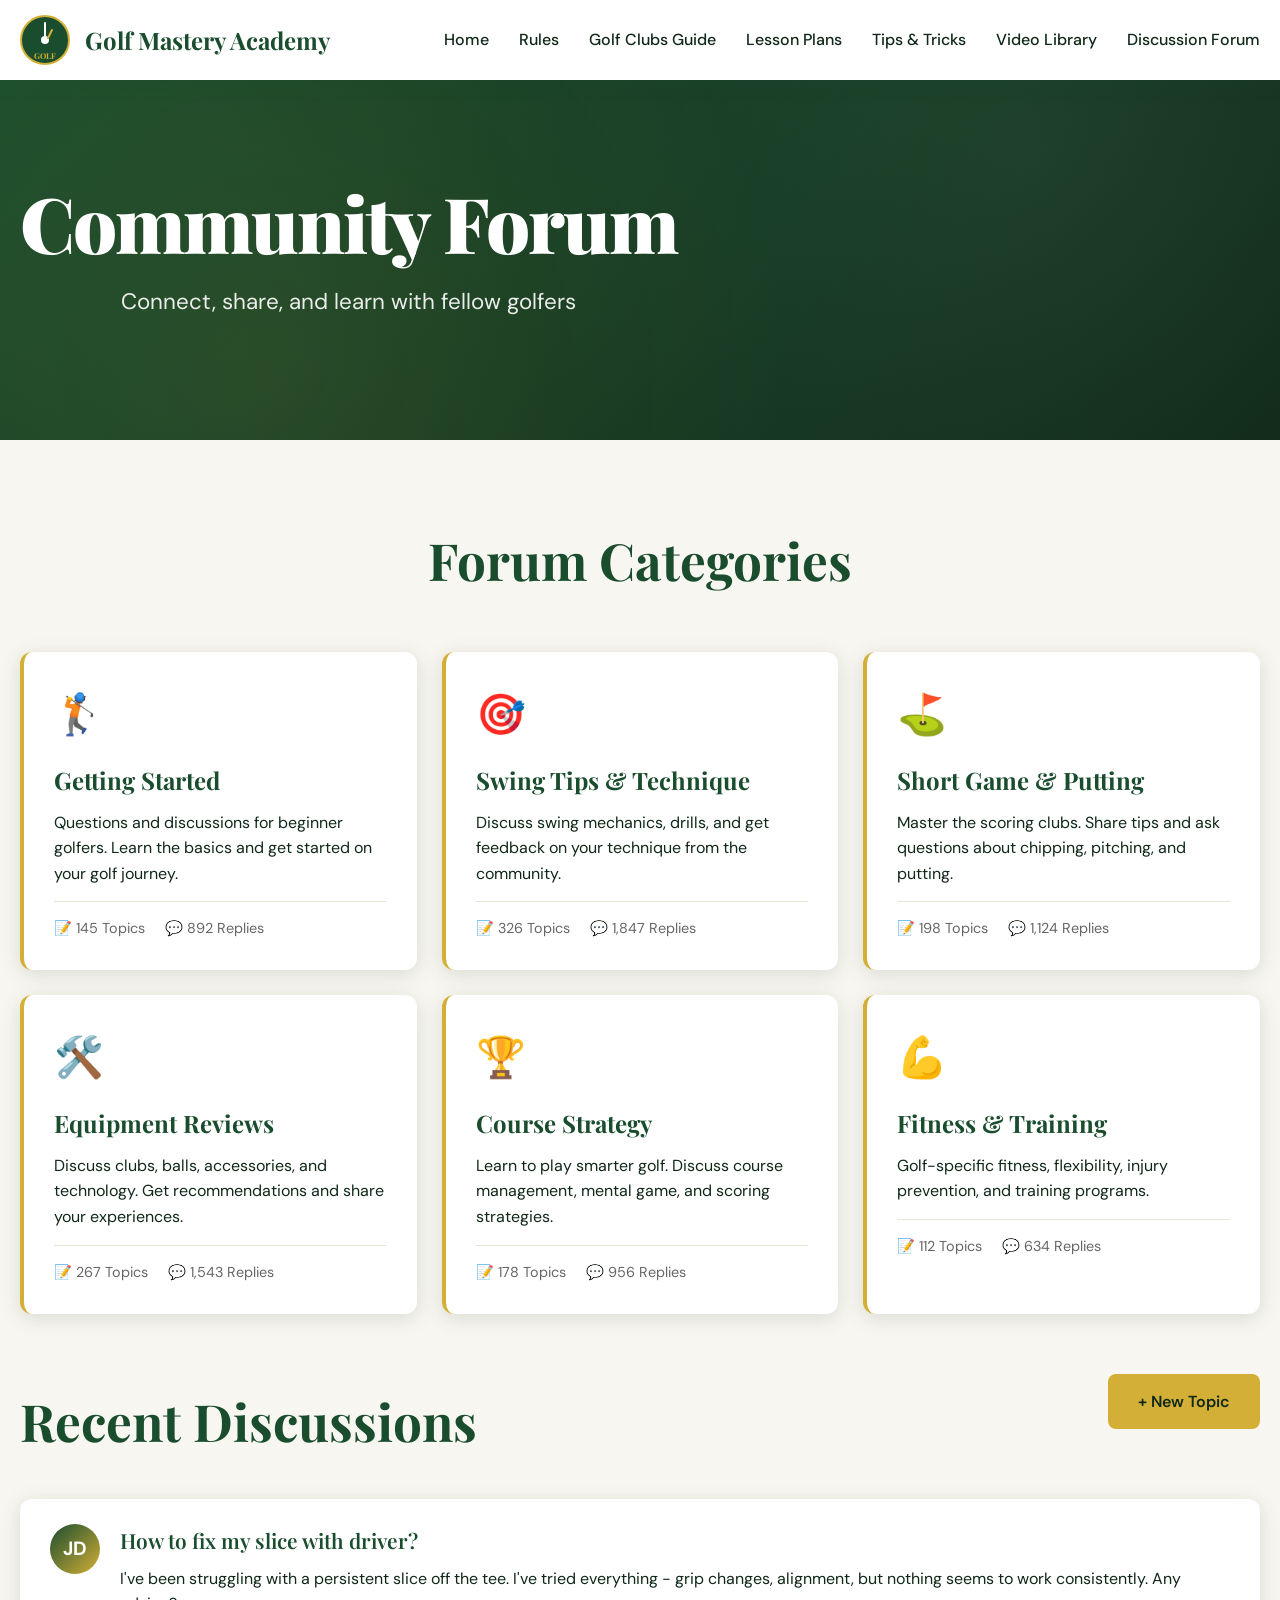
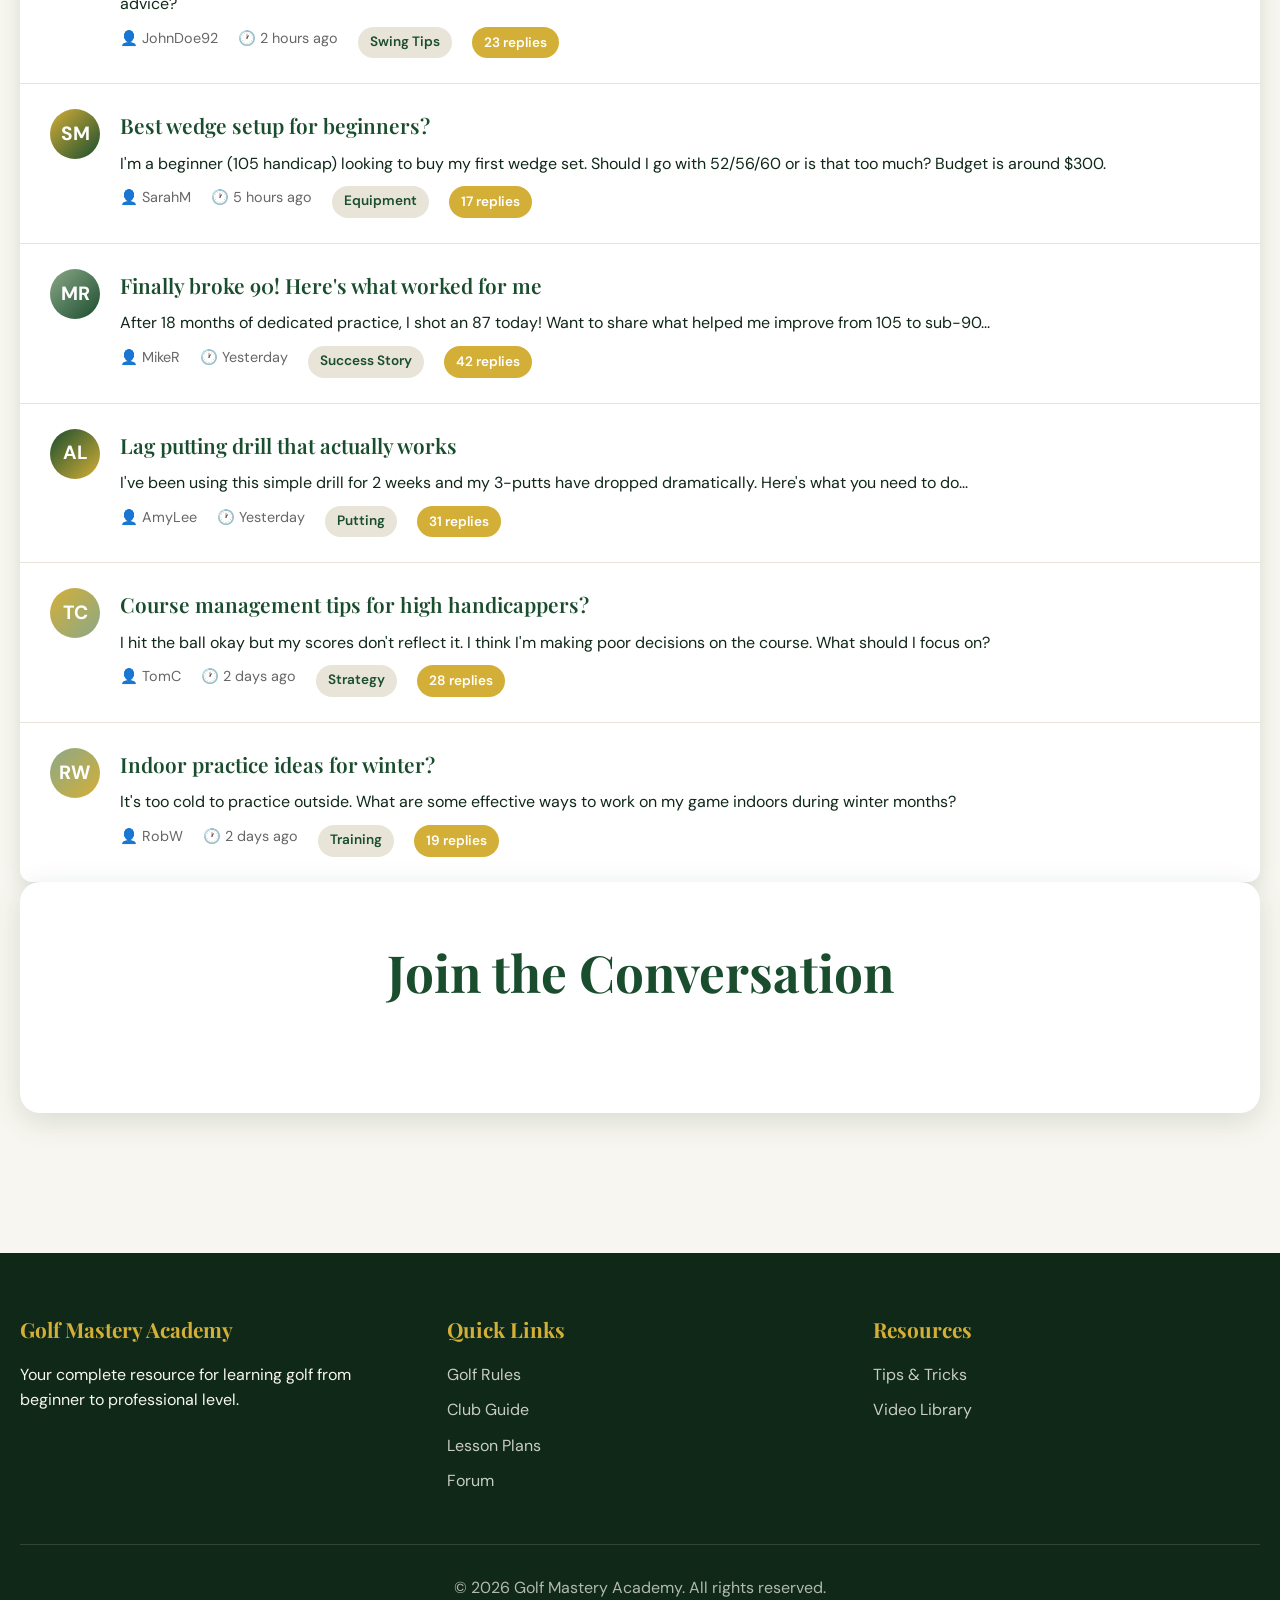
<file: discussion.html>
<!DOCTYPE html>
<html lang="en">
<head>
    <meta charset="UTF-8">
    <meta name="viewport" content="width=device-width, initial-scale=1.0">
    <title>Discussion Forum - Golf Mastery Academy</title>
    <link href="https://fonts.googleapis.com/css2?family=Playfair+Display:wght@400;600;700;900&family=DM+Sans:wght@400;500;700&display=swap" rel="stylesheet">
    <link rel="stylesheet" href="styles.css">
    <style>
        .forum-categories {
            display: grid;
            grid-template-columns: repeat(auto-fit, minmax(300px, 1fr));
            gap: 25px;
            margin-bottom: 60px;
        }

        .category-card {
            background: var(--white);
            padding: 30px;
            border-radius: 12px;
            box-shadow: 0 4px 20px var(--shadow);
            transition: var(--transition);
            border-left: 4px solid var(--accent-gold);
        }

        .category-card:hover {
            transform: translateY(-5px);
            box-shadow: 0 8px 30px rgba(26, 77, 46, 0.2);
        }

        .category-icon {
            font-size: 2.5rem;
            margin-bottom: 15px;
            display: block;
        }

        .category-title {
            font-family: 'Playfair Display', serif;
            font-size: 1.5rem;
            color: var(--primary-green);
            margin-bottom: 10px;
        }

        .category-stats {
            display: flex;
            gap: 20px;
            margin-top: 15px;
            padding-top: 15px;
            border-top: 1px solid var(--sand);
            font-size: 0.9rem;
            color: #666;
        }

        .new-topic-btn {
            background: var(--accent-gold);
            color: var(--deep-forest);
            padding: 15px 30px;
            border-radius: 8px;
            font-weight: 600;
            text-decoration: none;
            display: inline-block;
            margin-bottom: 40px;
            transition: var(--transition);
        }

        .new-topic-btn:hover {
            background: #c49d2e;
            transform: translateY(-2px);
        }

        .topic-list {
            background: var(--white);
            border-radius: 12px;
            overflow: hidden;
            box-shadow: 0 4px 20px var(--shadow);
        }

        .topic-item {
            padding: 25px 30px;
            border-bottom: 1px solid var(--sand);
            display: flex;
            gap: 20px;
            align-items: start;
            transition: var(--transition);
        }

        .topic-item:hover {
            background: var(--sand);
        }

        .topic-item:last-child {
            border-bottom: none;
        }

        .topic-avatar {
            width: 50px;
            height: 50px;
            border-radius: 50%;
            background: linear-gradient(135deg, var(--primary-green), var(--accent-gold));
            display: flex;
            align-items: center;
            justify-content: center;
            color: var(--white);
            font-weight: 700;
            font-size: 1.2rem;
            flex-shrink: 0;
        }

        .topic-content {
            flex: 1;
        }

        .topic-title-link {
            font-family: 'Playfair Display', serif;
            font-size: 1.3rem;
            color: var(--primary-green);
            text-decoration: none;
            font-weight: 600;
            display: block;
            margin-bottom: 8px;
        }

        .topic-title-link:hover {
            color: var(--accent-gold);
        }

        .topic-meta {
            display: flex;
            gap: 20px;
            font-size: 0.9rem;
            color: #666;
            margin-top: 10px;
        }

        .topic-tag {
            background: var(--sand);
            padding: 4px 12px;
            border-radius: 20px;
            font-size: 0.85rem;
            color: var(--primary-green);
            font-weight: 600;
        }

        .reply-count {
            background: var(--accent-gold);
            color: var(--white);
            padding: 5px 12px;
            border-radius: 20px;
            font-size: 0.85rem;
            font-weight: 600;
        }
    </style>
</head>
<body>
    <nav class="navbar">
        <div class="nav-container">
            <div class="logo">
                <svg width="50" height="50" viewBox="0 0 50 50" fill="none" xmlns="http://www.w3.org/2000/svg">
                    <circle cx="25" cy="25" r="24" fill="#1a4d2e" stroke="#d4af37" stroke-width="2"/>
                    <circle cx="25" cy="25" r="4" fill="#ffffff"/>
                    <path d="M25 8 L25 21" stroke="#ffffff" stroke-width="2" stroke-linecap="round"/>
                    <path d="M32 15 L28 23" stroke="#d4af37" stroke-width="2" stroke-linecap="round"/>
                    <text x="25" y="44" font-family="Playfair Display" font-size="8" fill="#d4af37" text-anchor="middle" font-weight="700">GOLF</text>
                </svg>
                <span class="logo-text">Golf Mastery Academy</span>
            </div>
            <ul class="nav-menu">
                <li><a href="index.html">Home</a></li>
                <li><a href="rules.html">Rules</a></li>
                <li><a href="clubs.html">Golf Clubs Guide</a></li>
                <li><a href="lessons.html">Lesson Plans</a></li>
                <li><a href="tips.html">Tips & Tricks</a></li>
                <li><a href="videos.html">Video Library</a></li>
                <li><a href="discussion.html" class="active">Discussion Forum</a></li>
            </ul>
            <div class="hamburger">
                <span></span>
                <span></span>
                <span></span>
            </div>
        </div>
    </nav>

    <header class="hero" style="min-height: 350px;">
        <div class="hero-content" style="text-align: center; padding-left: 0; max-width: 100%;">
            <h1>Community Forum</h1>
            <p class="subtitle">Connect, share, and learn with fellow golfers</p>
        </div>
    </header>

    <div class="container">
        <section>
            <h2 class="section-header">Forum Categories</h2>
            <div class="forum-categories">
                <div class="category-card">
                    <span class="category-icon">🏌️</span>
                    <h3 class="category-title">Getting Started</h3>
                    <p>Questions and discussions for beginner golfers. Learn the basics and get started on your golf journey.</p>
                    <div class="category-stats">
                        <span>📝 145 Topics</span>
                        <span>💬 892 Replies</span>
                    </div>
                </div>

                <div class="category-card">
                    <span class="category-icon">🎯</span>
                    <h3 class="category-title">Swing Tips & Technique</h3>
                    <p>Discuss swing mechanics, drills, and get feedback on your technique from the community.</p>
                    <div class="category-stats">
                        <span>📝 326 Topics</span>
                        <span>💬 1,847 Replies</span>
                    </div>
                </div>

                <div class="category-card">
                    <span class="category-icon">⛳</span>
                    <h3 class="category-title">Short Game & Putting</h3>
                    <p>Master the scoring clubs. Share tips and ask questions about chipping, pitching, and putting.</p>
                    <div class="category-stats">
                        <span>📝 198 Topics</span>
                        <span>💬 1,124 Replies</span>
                    </div>
                </div>

                <div class="category-card">
                    <span class="category-icon">🛠️</span>
                    <h3 class="category-title">Equipment Reviews</h3>
                    <p>Discuss clubs, balls, accessories, and technology. Get recommendations and share your experiences.</p>
                    <div class="category-stats">
                        <span>📝 267 Topics</span>
                        <span>💬 1,543 Replies</span>
                    </div>
                </div>

                <div class="category-card">
                    <span class="category-icon">🏆</span>
                    <h3 class="category-title">Course Strategy</h3>
                    <p>Learn to play smarter golf. Discuss course management, mental game, and scoring strategies.</p>
                    <div class="category-stats">
                        <span>📝 178 Topics</span>
                        <span>💬 956 Replies</span>
                    </div>
                </div>

                <div class="category-card">
                    <span class="category-icon">💪</span>
                    <h3 class="category-title">Fitness & Training</h3>
                    <p>Golf-specific fitness, flexibility, injury prevention, and training programs.</p>
                    <div class="category-stats">
                        <span>📝 112 Topics</span>
                        <span>💬 634 Replies</span>
                    </div>
                </div>
            </div>
        </section>

        <div class="ad-space" style="display: none;">
            <p>Advertisement</p>
            <div class="ad-placeholder">728 x 90 Banner Ad</div>
        </div>

        <section>
            <div style="display: flex; justify-content: space-between; align-items: center; margin-bottom: 30px;">
                <h2 class="section-header" style="margin-bottom: 0;">Recent Discussions</h2>
                <a href="#new-topic" class="new-topic-btn">+ New Topic</a>
            </div>

            <div class="topic-list">
                <div class="topic-item">
                    <div class="topic-avatar">JD</div>
                    <div class="topic-content">
                        <a href="#" class="topic-title-link">How to fix my slice with driver?</a>
                        <p>I've been struggling with a persistent slice off the tee. I've tried everything - grip changes, alignment, but nothing seems to work consistently. Any advice?</p>
                        <div class="topic-meta">
                            <span>👤 JohnDoe92</span>
                            <span>🕐 2 hours ago</span>
                            <span class="topic-tag">Swing Tips</span>
                            <span class="reply-count">23 replies</span>
                        </div>
                    </div>
                </div>

                <div class="topic-item">
                    <div class="topic-avatar" style="background: linear-gradient(135deg, #d4af37, #1a4d2e);">SM</div>
                    <div class="topic-content">
                        <a href="#" class="topic-title-link">Best wedge setup for beginners?</a>
                        <p>I'm a beginner (105 handicap) looking to buy my first wedge set. Should I go with 52/56/60 or is that too much? Budget is around $300.</p>
                        <div class="topic-meta">
                            <span>👤 SarahM</span>
                            <span>🕐 5 hours ago</span>
                            <span class="topic-tag">Equipment</span>
                            <span class="reply-count">17 replies</span>
                        </div>
                    </div>
                </div>

                <div class="topic-item">
                    <div class="topic-avatar" style="background: linear-gradient(135deg, #8ba888, #1a4d2e);">MR</div>
                    <div class="topic-content">
                        <a href="#" class="topic-title-link">Finally broke 90! Here's what worked for me</a>
                        <p>After 18 months of dedicated practice, I shot an 87 today! Want to share what helped me improve from 105 to sub-90...</p>
                        <div class="topic-meta">
                            <span>👤 MikeR</span>
                            <span>🕐 Yesterday</span>
                            <span class="topic-tag">Success Story</span>
                            <span class="reply-count">42 replies</span>
                        </div>
                    </div>
                </div>

                <div class="topic-item">
                    <div class="topic-avatar" style="background: linear-gradient(135deg, #1a4d2e, #d4af37);">AL</div>
                    <div class="topic-content">
                        <a href="#" class="topic-title-link">Lag putting drill that actually works</a>
                        <p>I've been using this simple drill for 2 weeks and my 3-putts have dropped dramatically. Here's what you need to do...</p>
                        <div class="topic-meta">
                            <span>👤 AmyLee</span>
                            <span>🕐 Yesterday</span>
                            <span class="topic-tag">Putting</span>
                            <span class="reply-count">31 replies</span>
                        </div>
                    </div>
                </div>

                <div class="topic-item">
                    <div class="topic-avatar" style="background: linear-gradient(135deg, #d4af37, #8ba888);">TC</div>
                    <div class="topic-content">
                        <a href="#" class="topic-title-link">Course management tips for high handicappers?</a>
                        <p>I hit the ball okay but my scores don't reflect it. I think I'm making poor decisions on the course. What should I focus on?</p>
                        <div class="topic-meta">
                            <span>👤 TomC</span>
                            <span>🕐 2 days ago</span>
                            <span class="topic-tag">Strategy</span>
                            <span class="reply-count">28 replies</span>
                        </div>
                    </div>
                </div>

                <div class="topic-item">
                    <div class="topic-avatar" style="background: linear-gradient(135deg, #8ba888, #d4af37);">RW</div>
                    <div class="topic-content">
                        <a href="#" class="topic-title-link">Indoor practice ideas for winter?</a>
                        <p>It's too cold to practice outside. What are some effective ways to work on my game indoors during winter months?</p>
                        <div class="topic-meta">
                            <span>👤 RobW</span>
                            <span>🕐 2 days ago</span>
                            <span class="topic-tag">Training</span>
                            <span class="reply-count">19 replies</span>
                        </div>
                    </div>
                </div>
            </div>
        </section>

        <div class="ad-space" style="display: none;">
            <p>Advertisement</p>
            <div class="ad-placeholder">336 x 280 Medium Rectangle Ad</div>
        </div>

        <section class="comments-section">
            <h2 class="section-header">Join the Conversation</h2>
            <div id="disqus_thread"></div>
            <noscript>
                <div class="comments-placeholder">
                    <h3>Disqus Integration</h3>
                    <p>To enable full forum functionality with Disqus:</p>
                    <ol>
                        <li>Sign up at <a href="https://disqus.com" target="_blank">disqus.com</a></li>
                        <li>Create a new site and get your shortname</li>
                        <li>Replace 'YOUR_DISQUS_SHORTNAME' in the script with your actual shortname</li>
                    </ol>
                    <p><strong>Alternative:</strong> Consider using dedicated forum platforms like:</p>
                    <ul>
                        <li><a href="https://www.discourse.org/" target="_blank">Discourse</a> - Free, open-source forum software</li>
                        <li><a href="https://vanilla forums.com/" target="_blank">Vanilla Forums</a> - Cloud-based community platform</li>
                        <li><a href="https://flarum.org/" target="_blank">Flarum</a> - Lightweight, modern forum</li>
                    </ul>
                </div>
            </noscript>
        </section>
    </div>

    <footer>
        <div class="footer-content">
            <div class="footer-section">
                <h4>Golf Mastery Academy</h4>
                <p>Your complete resource for learning golf from beginner to professional level.</p>
            </div>
            <div class="footer-section">
                <h4>Quick Links</h4>
                <ul>
                    <li><a href="rules.html">Golf Rules</a></li>
                    <li><a href="clubs.html">Club Guide</a></li>
                    <li><a href="lessons.html">Lesson Plans</a></li>
                    <li><a href="discussion.html">Forum</a></li>
                </ul>
            </div>
            <div class="footer-section">
                <h4>Resources</h4>
                <ul>
                    <li><a href="tips.html">Tips & Tricks</a></li>
                    <li><a href="videos.html">Video Library</a></li>
                </ul>
            </div>
        </div>
        <div class="footer-bottom">
            <p>&copy; 2026 Golf Mastery Academy. All rights reserved.</p>
        </div>
    </footer>

    <script src="script.js"></script>
    <script>
        var disqus_config = function () {
            this.page.url = window.location.href;
            this.page.identifier = 'golf-discussion-forum';
        };
        
        (function() {
            var d = document, s = d.createElement('script');
            s.src = 'https://YOUR_DISQUS_SHORTNAME.disqus.com/embed.js';
            s.setAttribute('data-timestamp', +new Date());
            (d.head || d.body).appendChild(s);
        })();
    </script>
</body>
</html>
</file>
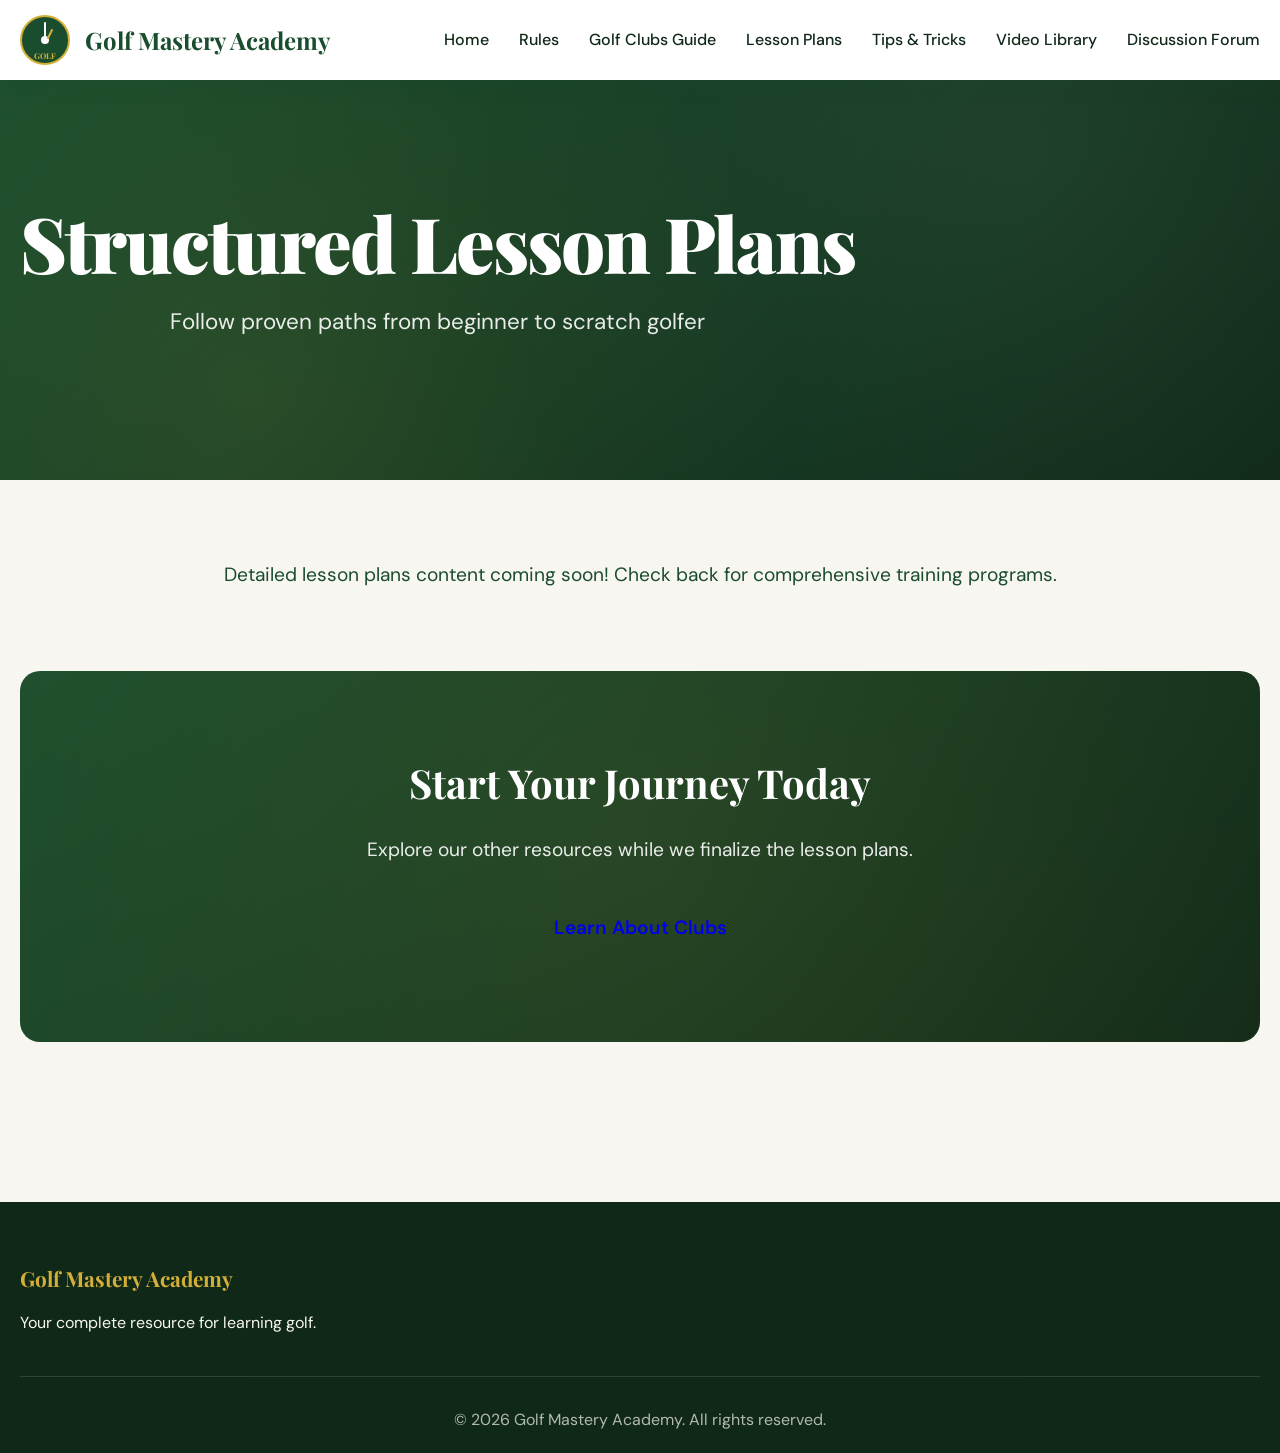
<file: lessons.html>
<!DOCTYPE html>
<html lang="en">
<head>
    <meta charset="UTF-8">
    <meta name="viewport" content="width=device-width, initial-scale=1.0">
    <title>Lesson Plans - Golf Mastery Academy</title>
    <link href="https://fonts.googleapis.com/css2?family=Playfair+Display:wght@400;600;700;900&family=DM+Sans:wght@400;500;700&display=swap" rel="stylesheet">
    <link rel="stylesheet" href="styles.css">
</head>
<body>
    <nav class="navbar">
        <div class="nav-container">
            <div class="logo">
                <svg width="50" height="50" viewBox="0 0 50 50" fill="none" xmlns="http://www.w3.org/2000/svg">
                    <circle cx="25" cy="25" r="24" fill="#1a4d2e" stroke="#d4af37" stroke-width="2"/>
                    <circle cx="25" cy="25" r="4" fill="#ffffff"/>
                    <path d="M25 8 L25 21" stroke="#ffffff" stroke-width="2" stroke-linecap="round"/>
                    <path d="M32 15 L28 23" stroke="#d4af37" stroke-width="2" stroke-linecap="round"/>
                    <text x="25" y="44" font-family="Playfair Display" font-size="8" fill="#d4af37" text-anchor="middle" font-weight="700">GOLF</text>
                </svg>
                <span class="logo-text">Golf Mastery Academy</span>
            </div>
            <ul class="nav-menu">
                <li><a href="index.html">Home</a></li>
                <li><a href="rules.html">Rules</a></li>
                <li><a href="clubs.html">Golf Clubs Guide</a></li>
                <li><a href="lessons.html" class="active">Lesson Plans</a></li>
                <li><a href="tips.html">Tips & Tricks</a></li>
                <li><a href="videos.html">Video Library</a></li>
                <li><a href="discussion.html">Discussion Forum</a></li>
            </ul>
            <div class="hamburger">
                <span></span>
                <span></span>
                <span></span>
            </div>
        </div>
    </nav>

    <header class="hero" style="min-height: 400px;">
        <div class="hero-content" style="text-align: center; padding-left: 0; max-width: 100%;">
            <h1>Structured Lesson Plans</h1>
            <p class="subtitle">Follow proven paths from beginner to scratch golfer</p>
        </div>
    </header>

    <div class="container">
        <p style="text-align: center; font-size: 1.2rem; margin-bottom: 60px; color: var(--primary-green);">
            Detailed lesson plans content coming soon! Check back for comprehensive training programs.
        </p>
        
        <section class="cta-section">
            <div class="cta-content">
                <h2 class="cta-title">Start Your Journey Today</h2>
                <p class="cta-text">Explore our other resources while we finalize the lesson plans.</p>
                <a href="clubs.html" class="btn btn-large">Learn About Clubs</a>
            </div>
        </section>
    </div>

    <footer>
        <div class="footer-content">
            <div class="footer-section">
                <h4>Golf Mastery Academy</h4>
                <p>Your complete resource for learning golf.</p>
            </div>
        </div>
        <div class="footer-bottom">
            <p>&copy; 2026 Golf Mastery Academy. All rights reserved.</p>
        </div>
    </footer>

    <script src="script.js"></script>
</body>
</html>
</file>
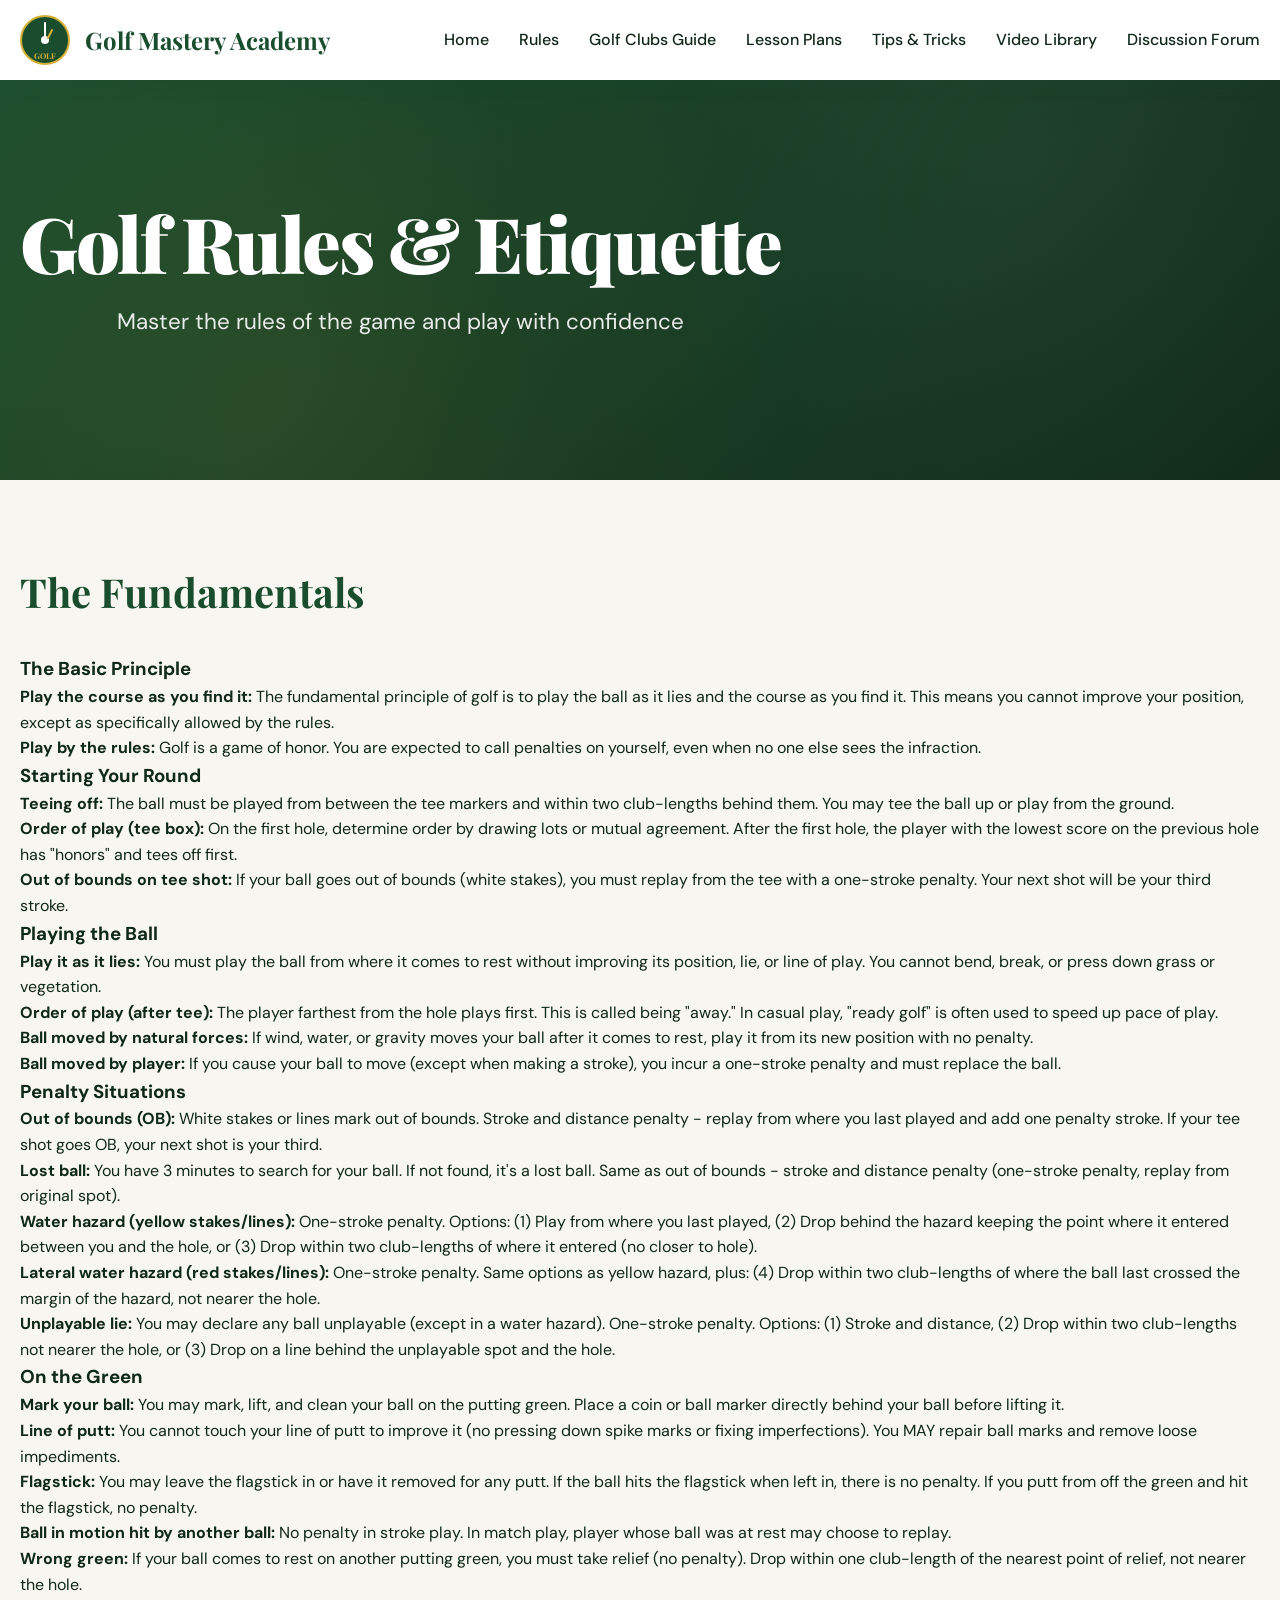
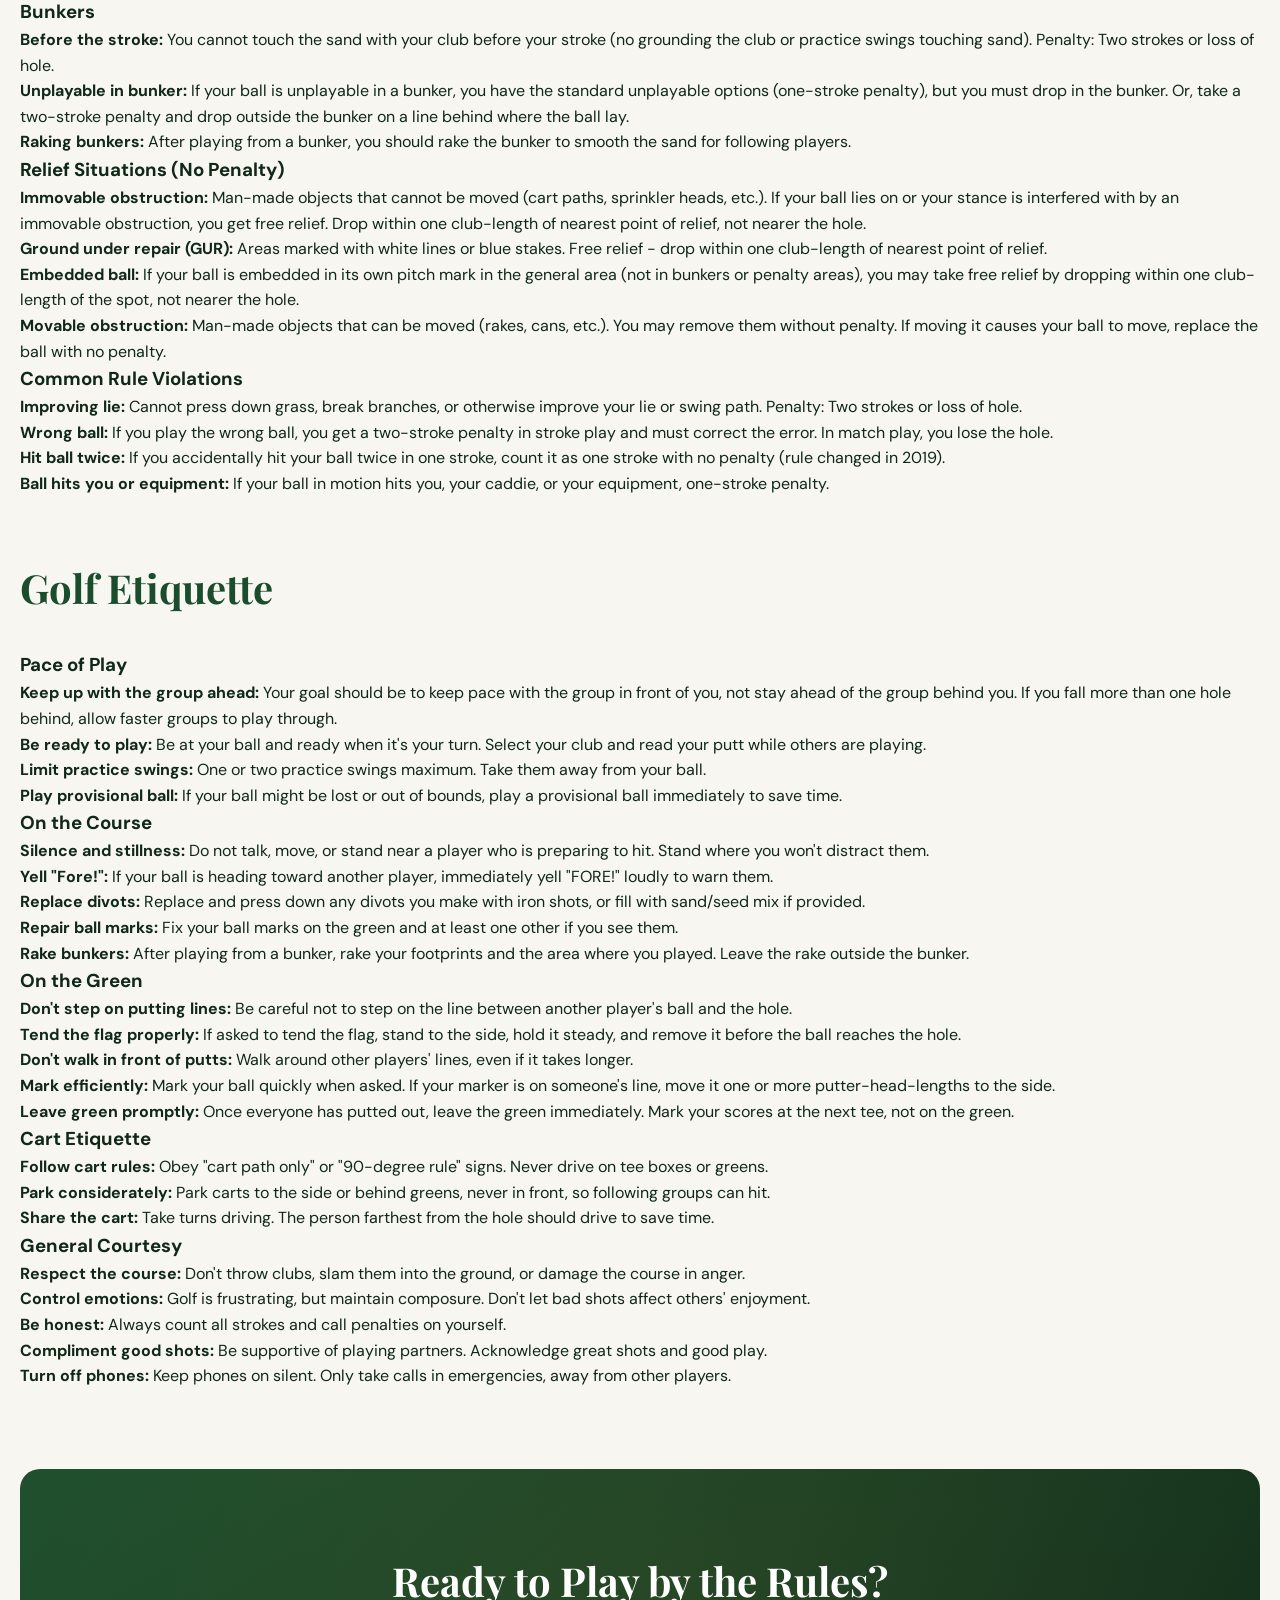
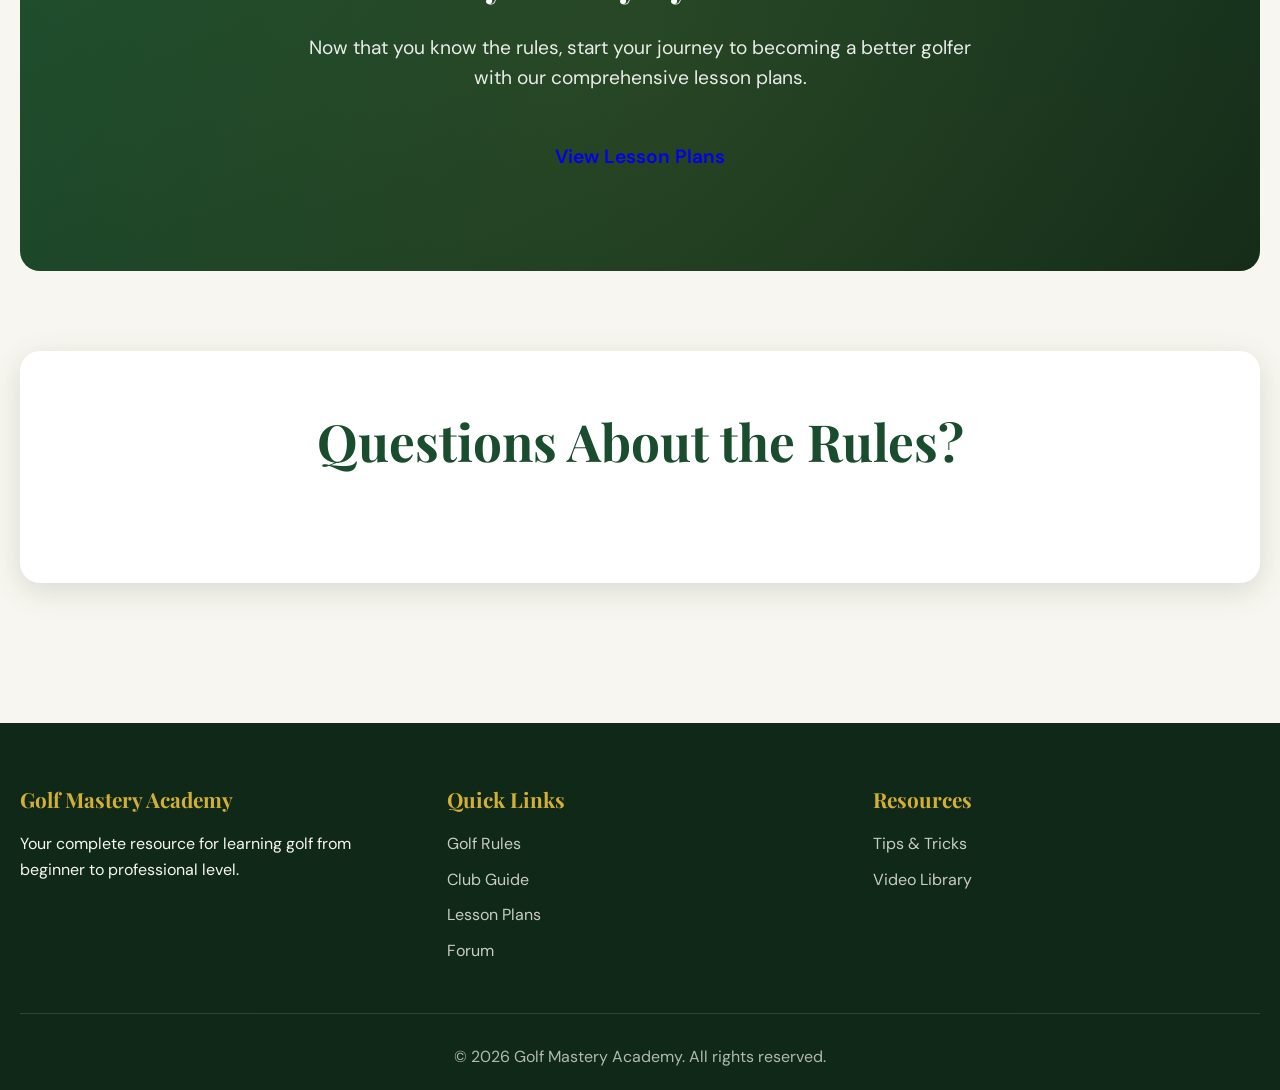
<file: rules.html>
<!DOCTYPE html>
<html lang="en">
<head>
    <meta charset="UTF-8">
    <meta name="viewport" content="width=device-width, initial-scale=1.0">
    <title>Golf Rules - Complete Guide to Golf Rules and Etiquette</title>
    <link href="https://fonts.googleapis.com/css2?family=Playfair+Display:wght@400;600;700;900&family=DM+Sans:wght@400;500;700&display=swap" rel="stylesheet">
    <link rel="stylesheet" href="styles.css">
</head>
<body>
    <nav class="navbar">
        <div class="nav-container">
            <div class="logo">
                <svg width="50" height="50" viewBox="0 0 50 50" fill="none" xmlns="http://www.w3.org/2000/svg">
                    <circle cx="25" cy="25" r="24" fill="#1a4d2e" stroke="#d4af37" stroke-width="2"/>
                    <circle cx="25" cy="25" r="4" fill="#ffffff"/>
                    <path d="M25 8 L25 21" stroke="#ffffff" stroke-width="2" stroke-linecap="round"/>
                    <path d="M32 15 L28 23" stroke="#d4af37" stroke-width="2" stroke-linecap="round"/>
                    <text x="25" y="44" font-family="Playfair Display" font-size="8" fill="#d4af37" text-anchor="middle" font-weight="700">GOLF</text>
                </svg>
                <span class="logo-text">Golf Mastery Academy</span>
            </div>
            <ul class="nav-menu">
                <li><a href="index.html">Home</a></li>
                <li><a href="rules.html" class="active">Rules</a></li>
                <li><a href="clubs.html">Golf Clubs Guide</a></li>
                <li><a href="lessons.html">Lesson Plans</a></li>
                <li><a href="tips.html">Tips & Tricks</a></li>
                <li><a href="videos.html">Video Library</a></li>
                <li><a href="discussion.html">Discussion Forum</a></li>
            </ul>
            <div class="hamburger">
                <span></span>
                <span></span>
                <span></span>
            </div>
        </div>
    </nav>

    <header class="hero" style="min-height: 400px;">
        <div class="hero-content" style="text-align: center; padding-left: 0; max-width: 100%;">
            <h1>Golf Rules & Etiquette</h1>
            <p class="subtitle">Master the rules of the game and play with confidence</p>
        </div>
    </header>

    <div class="container">
        <section class="rules-section">
            <h2 style="font-family: 'Playfair Display', serif; font-size: 2.5rem; color: var(--primary-green); margin-bottom: 30px;">The Fundamentals</h2>
            
            <div class="rules-category">
                <h3>The Basic Principle</h3>
                <div class="rule-item">
                    <strong>Play the course as you find it:</strong> The fundamental principle of golf is to play the ball as it lies and the course as you find it. This means you cannot improve your position, except as specifically allowed by the rules.
                </div>
                <div class="rule-item">
                    <strong>Play by the rules:</strong> Golf is a game of honor. You are expected to call penalties on yourself, even when no one else sees the infraction.
                </div>
            </div>

            <div class="rules-category">
                <h3>Starting Your Round</h3>
                <div class="rule-item">
                    <strong>Teeing off:</strong> The ball must be played from between the tee markers and within two club-lengths behind them. You may tee the ball up or play from the ground.
                </div>
                <div class="rule-item">
                    <strong>Order of play (tee box):</strong> On the first hole, determine order by drawing lots or mutual agreement. After the first hole, the player with the lowest score on the previous hole has "honors" and tees off first.
                </div>
                <div class="rule-item">
                    <strong>Out of bounds on tee shot:</strong> If your ball goes out of bounds (white stakes), you must replay from the tee with a one-stroke penalty. Your next shot will be your third stroke.
                </div>
            </div>

            <div class="rules-category">
                <h3>Playing the Ball</h3>
                <div class="rule-item">
                    <strong>Play it as it lies:</strong> You must play the ball from where it comes to rest without improving its position, lie, or line of play. You cannot bend, break, or press down grass or vegetation.
                </div>
                <div class="rule-item">
                    <strong>Order of play (after tee):</strong> The player farthest from the hole plays first. This is called being "away." In casual play, "ready golf" is often used to speed up pace of play.
                </div>
                <div class="rule-item">
                    <strong>Ball moved by natural forces:</strong> If wind, water, or gravity moves your ball after it comes to rest, play it from its new position with no penalty.
                </div>
                <div class="rule-item">
                    <strong>Ball moved by player:</strong> If you cause your ball to move (except when making a stroke), you incur a one-stroke penalty and must replace the ball.
                </div>
            </div>

            <div class="rules-category">
                <h3>Penalty Situations</h3>
                <div class="rule-item">
                    <strong>Out of bounds (OB):</strong> White stakes or lines mark out of bounds. Stroke and distance penalty - replay from where you last played and add one penalty stroke. If your tee shot goes OB, your next shot is your third.
                </div>
                <div class="rule-item">
                    <strong>Lost ball:</strong> You have 3 minutes to search for your ball. If not found, it's a lost ball. Same as out of bounds - stroke and distance penalty (one-stroke penalty, replay from original spot).
                </div>
                <div class="rule-item">
                    <strong>Water hazard (yellow stakes/lines):</strong> One-stroke penalty. Options: (1) Play from where you last played, (2) Drop behind the hazard keeping the point where it entered between you and the hole, or (3) Drop within two club-lengths of where it entered (no closer to hole).
                </div>
                <div class="rule-item">
                    <strong>Lateral water hazard (red stakes/lines):</strong> One-stroke penalty. Same options as yellow hazard, plus: (4) Drop within two club-lengths of where the ball last crossed the margin of the hazard, not nearer the hole.
                </div>
                <div class="rule-item">
                    <strong>Unplayable lie:</strong> You may declare any ball unplayable (except in a water hazard). One-stroke penalty. Options: (1) Stroke and distance, (2) Drop within two club-lengths not nearer the hole, or (3) Drop on a line behind the unplayable spot and the hole.
                </div>
            </div>

            <div class="rules-category">
                <h3>On the Green</h3>
                <div class="rule-item">
                    <strong>Mark your ball:</strong> You may mark, lift, and clean your ball on the putting green. Place a coin or ball marker directly behind your ball before lifting it.
                </div>
                <div class="rule-item">
                    <strong>Line of putt:</strong> You cannot touch your line of putt to improve it (no pressing down spike marks or fixing imperfections). You MAY repair ball marks and remove loose impediments.
                </div>
                <div class="rule-item">
                    <strong>Flagstick:</strong> You may leave the flagstick in or have it removed for any putt. If the ball hits the flagstick when left in, there is no penalty. If you putt from off the green and hit the flagstick, no penalty.
                </div>
                <div class="rule-item">
                    <strong>Ball in motion hit by another ball:</strong> No penalty in stroke play. In match play, player whose ball was at rest may choose to replay.
                </div>
                <div class="rule-item">
                    <strong>Wrong green:</strong> If your ball comes to rest on another putting green, you must take relief (no penalty). Drop within one club-length of the nearest point of relief, not nearer the hole.
                </div>
            </div>

            <div class="rules-category">
                <h3>Bunkers</h3>
                <div class="rule-item">
                    <strong>Before the stroke:</strong> You cannot touch the sand with your club before your stroke (no grounding the club or practice swings touching sand). Penalty: Two strokes or loss of hole.
                </div>
                <div class="rule-item">
                    <strong>Unplayable in bunker:</strong> If your ball is unplayable in a bunker, you have the standard unplayable options (one-stroke penalty), but you must drop in the bunker. Or, take a two-stroke penalty and drop outside the bunker on a line behind where the ball lay.
                </div>
                <div class="rule-item">
                    <strong>Raking bunkers:</strong> After playing from a bunker, you should rake the bunker to smooth the sand for following players.
                </div>
            </div>

            <div class="rules-category">
                <h3>Relief Situations (No Penalty)</h3>
                <div class="rule-item">
                    <strong>Immovable obstruction:</strong> Man-made objects that cannot be moved (cart paths, sprinkler heads, etc.). If your ball lies on or your stance is interfered with by an immovable obstruction, you get free relief. Drop within one club-length of nearest point of relief, not nearer the hole.
                </div>
                <div class="rule-item">
                    <strong>Ground under repair (GUR):</strong> Areas marked with white lines or blue stakes. Free relief - drop within one club-length of nearest point of relief.
                </div>
                <div class="rule-item">
                    <strong>Embedded ball:</strong> If your ball is embedded in its own pitch mark in the general area (not in bunkers or penalty areas), you may take free relief by dropping within one club-length of the spot, not nearer the hole.
                </div>
                <div class="rule-item">
                    <strong>Movable obstruction:</strong> Man-made objects that can be moved (rakes, cans, etc.). You may remove them without penalty. If moving it causes your ball to move, replace the ball with no penalty.
                </div>
            </div>

            <div class="rules-category">
                <h3>Common Rule Violations</h3>
                <div class="rule-item">
                    <strong>Improving lie:</strong> Cannot press down grass, break branches, or otherwise improve your lie or swing path. Penalty: Two strokes or loss of hole.
                </div>
                <div class="rule-item">
                    <strong>Wrong ball:</strong> If you play the wrong ball, you get a two-stroke penalty in stroke play and must correct the error. In match play, you lose the hole.
                </div>
                <div class="rule-item">
                    <strong>Hit ball twice:</strong> If you accidentally hit your ball twice in one stroke, count it as one stroke with no penalty (rule changed in 2019).
                </div>
                <div class="rule-item">
                    <strong>Ball hits you or equipment:</strong> If your ball in motion hits you, your caddie, or your equipment, one-stroke penalty.
                </div>
            </div>
        </section>

        <section class="rules-section" style="margin-top: 60px;">
            <h2 style="font-family: 'Playfair Display', serif; font-size: 2.5rem; color: var(--primary-green); margin-bottom: 30px;">Golf Etiquette</h2>
            
            <div class="rules-category">
                <h3>Pace of Play</h3>
                <div class="rule-item">
                    <strong>Keep up with the group ahead:</strong> Your goal should be to keep pace with the group in front of you, not stay ahead of the group behind you. If you fall more than one hole behind, allow faster groups to play through.
                </div>
                <div class="rule-item">
                    <strong>Be ready to play:</strong> Be at your ball and ready when it's your turn. Select your club and read your putt while others are playing.
                </div>
                <div class="rule-item">
                    <strong>Limit practice swings:</strong> One or two practice swings maximum. Take them away from your ball.
                </div>
                <div class="rule-item">
                    <strong>Play provisional ball:</strong> If your ball might be lost or out of bounds, play a provisional ball immediately to save time.
                </div>
            </div>

            <div class="rules-category">
                <h3>On the Course</h3>
                <div class="rule-item">
                    <strong>Silence and stillness:</strong> Do not talk, move, or stand near a player who is preparing to hit. Stand where you won't distract them.
                </div>
                <div class="rule-item">
                    <strong>Yell "Fore!":</strong> If your ball is heading toward another player, immediately yell "FORE!" loudly to warn them.
                </div>
                <div class="rule-item">
                    <strong>Replace divots:</strong> Replace and press down any divots you make with iron shots, or fill with sand/seed mix if provided.
                </div>
                <div class="rule-item">
                    <strong>Repair ball marks:</strong> Fix your ball marks on the green and at least one other if you see them.
                </div>
                <div class="rule-item">
                    <strong>Rake bunkers:</strong> After playing from a bunker, rake your footprints and the area where you played. Leave the rake outside the bunker.
                </div>
            </div>

            <div class="rules-category">
                <h3>On the Green</h3>
                <div class="rule-item">
                    <strong>Don't step on putting lines:</strong> Be careful not to step on the line between another player's ball and the hole.
                </div>
                <div class="rule-item">
                    <strong>Tend the flag properly:</strong> If asked to tend the flag, stand to the side, hold it steady, and remove it before the ball reaches the hole.
                </div>
                <div class="rule-item">
                    <strong>Don't walk in front of putts:</strong> Walk around other players' lines, even if it takes longer.
                </div>
                <div class="rule-item">
                    <strong>Mark efficiently:</strong> Mark your ball quickly when asked. If your marker is on someone's line, move it one or more putter-head-lengths to the side.
                </div>
                <div class="rule-item">
                    <strong>Leave green promptly:</strong> Once everyone has putted out, leave the green immediately. Mark your scores at the next tee, not on the green.
                </div>
            </div>

            <div class="rules-category">
                <h3>Cart Etiquette</h3>
                <div class="rule-item">
                    <strong>Follow cart rules:</strong> Obey "cart path only" or "90-degree rule" signs. Never drive on tee boxes or greens.
                </div>
                <div class="rule-item">
                    <strong>Park considerately:</strong> Park carts to the side or behind greens, never in front, so following groups can hit.
                </div>
                <div class="rule-item">
                    <strong>Share the cart:</strong> Take turns driving. The person farthest from the hole should drive to save time.
                </div>
            </div>

            <div class="rules-category">
                <h3>General Courtesy</h3>
                <div class="rule-item">
                    <strong>Respect the course:</strong> Don't throw clubs, slam them into the ground, or damage the course in anger.
                </div>
                <div class="rule-item">
                    <strong>Control emotions:</strong> Golf is frustrating, but maintain composure. Don't let bad shots affect others' enjoyment.
                </div>
                <div class="rule-item">
                    <strong>Be honest:</strong> Always count all strokes and call penalties on yourself.
                </div>
                <div class="rule-item">
                    <strong>Compliment good shots:</strong> Be supportive of playing partners. Acknowledge great shots and good play.
                </div>
                <div class="rule-item">
                    <strong>Turn off phones:</strong> Keep phones on silent. Only take calls in emergencies, away from other players.
                </div>
            </div>
        </section>

        <section class="cta-section">
            <div class="cta-content">
                <h2 class="cta-title">Ready to Play by the Rules?</h2>
                <p class="cta-text">Now that you know the rules, start your journey to becoming a better golfer with our comprehensive lesson plans.</p>
                <a href="lessons.html" class="btn btn-large">View Lesson Plans</a>
            </div>
        </section>

        <section class="comments-section">
            <h2 class="section-header">Questions About the Rules?</h2>
            <div id="disqus_thread"></div>
            <noscript>
                <div class="comments-placeholder">
                    <h3>Comments Section</h3>
                    <p>Enable Disqus comments by signing up at disqus.com and updating the configuration.</p>
                </div>
            </noscript>
        </section>
    </div>

    <footer>
        <div class="footer-content">
            <div class="footer-section">
                <h4>Golf Mastery Academy</h4>
                <p>Your complete resource for learning golf from beginner to professional level.</p>
            </div>
            <div class="footer-section">
                <h4>Quick Links</h4>
                <ul>
                    <li><a href="rules.html">Golf Rules</a></li>
                    <li><a href="clubs.html">Club Guide</a></li>
                    <li><a href="lessons.html">Lesson Plans</a></li>
                    <li><a href="discussion.html">Forum</a></li>
                </ul>
            </div>
            <div class="footer-section">
                <h4>Resources</h4>
                <ul>
                    <li><a href="tips.html">Tips & Tricks</a></li>
                    <li><a href="videos.html">Video Library</a></li>
                </ul>
            </div>
        </div>
        <div class="footer-bottom">
            <p>&copy; 2026 Golf Mastery Academy. All rights reserved.</p>
        </div>
    </footer>

    <script src="script.js"></script>
    <script>
        var disqus_config = function () {
            this.page.url = window.location.href;
            this.page.identifier = 'golf-rules-guide';
        };
        
        (function() {
            var d = document, s = d.createElement('script');
            s.src = 'https://YOUR_DISQUS_SHORTNAME.disqus.com/embed.js';
            s.setAttribute('data-timestamp', +new Date());
            (d.head || d.body).appendChild(s);
        })();
    </script>
</body>
</html>
</file>
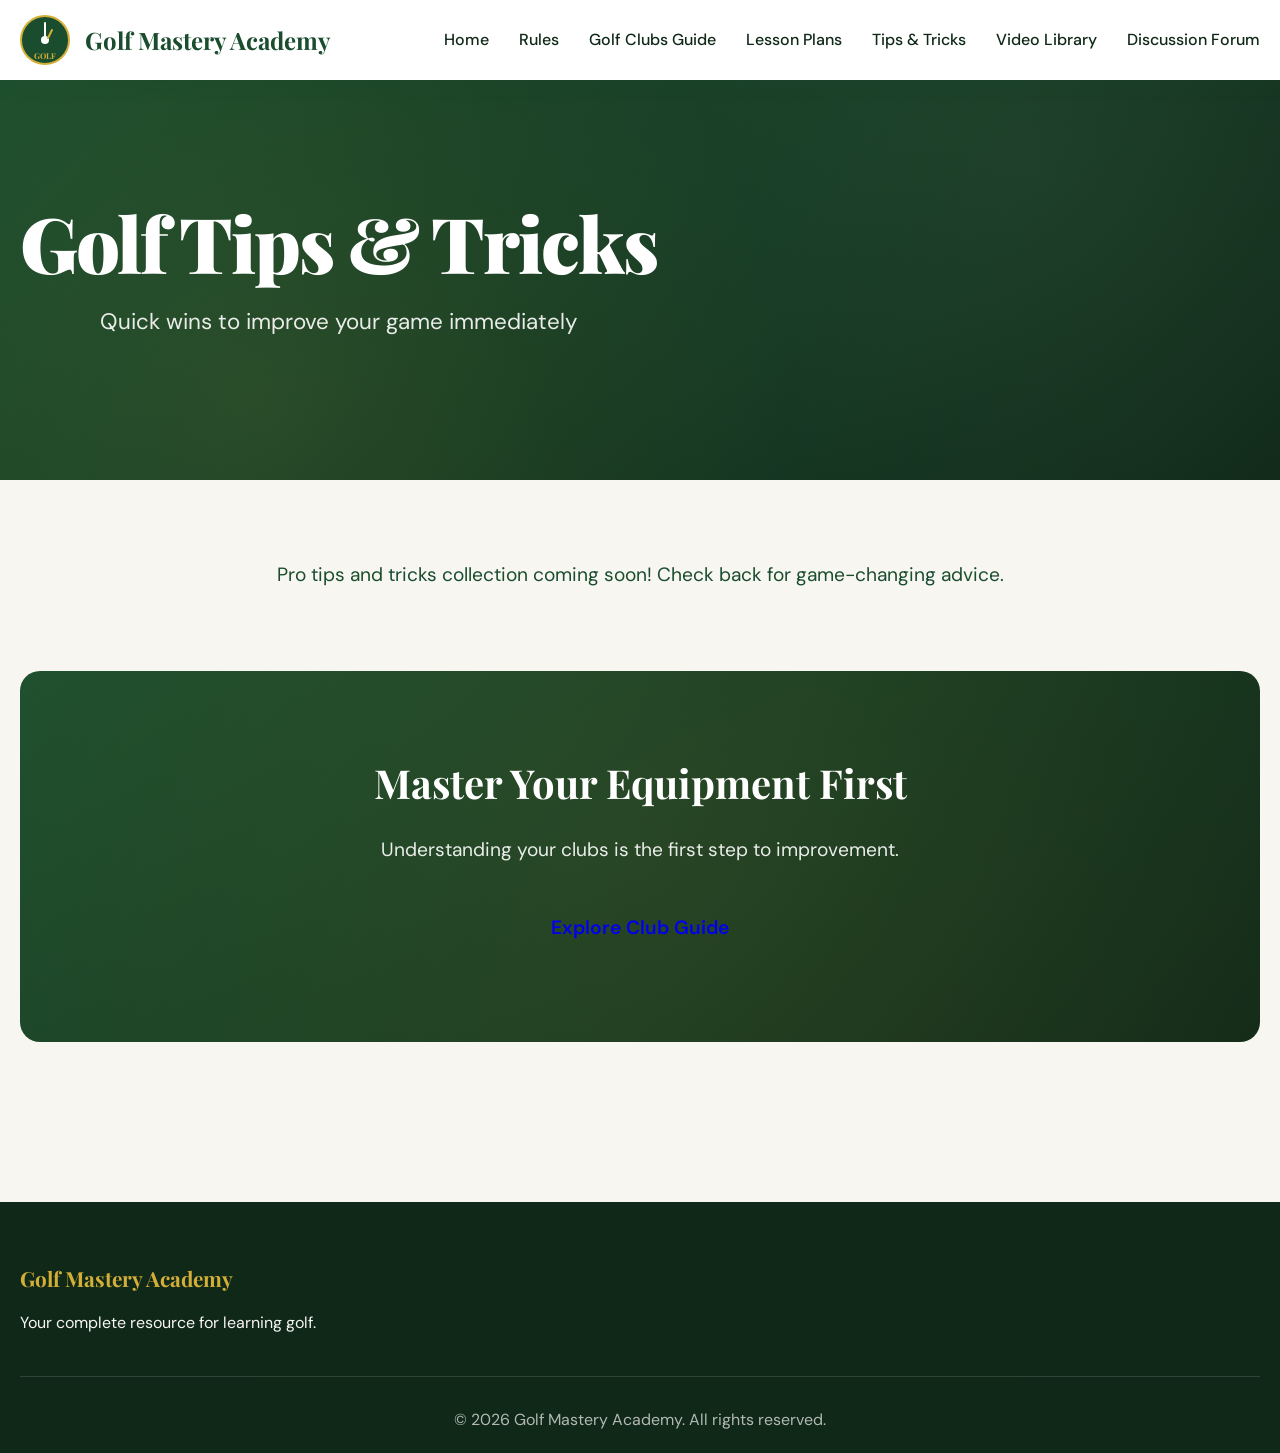
<file: tips.html>
<!DOCTYPE html>
<html lang="en">
<head>
    <meta charset="UTF-8">
    <meta name="viewport" content="width=device-width, initial-scale=1.0">
    <title>Tips & Tricks - Golf Mastery Academy</title>
    <link href="https://fonts.googleapis.com/css2?family=Playfair+Display:wght@400;600;700;900&family=DM+Sans:wght@400;500;700&display=swap" rel="stylesheet">
    <link rel="stylesheet" href="styles.css">
</head>
<body>
    <nav class="navbar">
        <div class="nav-container">
            <div class="logo">
                <svg width="50" height="50" viewBox="0 0 50 50" fill="none" xmlns="http://www.w3.org/2000/svg">
                    <circle cx="25" cy="25" r="24" fill="#1a4d2e" stroke="#d4af37" stroke-width="2"/>
                    <circle cx="25" cy="25" r="4" fill="#ffffff"/>
                    <path d="M25 8 L25 21" stroke="#ffffff" stroke-width="2" stroke-linecap="round"/>
                    <path d="M32 15 L28 23" stroke="#d4af37" stroke-width="2" stroke-linecap="round"/>
                    <text x="25" y="44" font-family="Playfair Display" font-size="8" fill="#d4af37" text-anchor="middle" font-weight="700">GOLF</text>
                </svg>
                <span class="logo-text">Golf Mastery Academy</span>
            </div>
            <ul class="nav-menu">
                <li><a href="index.html">Home</a></li>
                <li><a href="rules.html">Rules</a></li>
                <li><a href="clubs.html">Golf Clubs Guide</a></li>
                <li><a href="lessons.html">Lesson Plans</a></li>
                <li><a href="tips.html" class="active">Tips & Tricks</a></li>
                <li><a href="videos.html">Video Library</a></li>
                <li><a href="discussion.html">Discussion Forum</a></li>
            </ul>
            <div class="hamburger">
                <span></span>
                <span></span>
                <span></span>
            </div>
        </div>
    </nav>

    <header class="hero" style="min-height: 400px;">
        <div class="hero-content" style="text-align: center; padding-left: 0; max-width: 100%;">
            <h1>Golf Tips & Tricks</h1>
            <p class="subtitle">Quick wins to improve your game immediately</p>
        </div>
    </header>

    <div class="container">
        <p style="text-align: center; font-size: 1.2rem; margin-bottom: 60px; color: var(--primary-green);">
            Pro tips and tricks collection coming soon! Check back for game-changing advice.
        </p>
        
        <section class="cta-section">
            <div class="cta-content">
                <h2 class="cta-title">Master Your Equipment First</h2>
                <p class="cta-text">Understanding your clubs is the first step to improvement.</p>
                <a href="clubs.html" class="btn btn-large">Explore Club Guide</a>
            </div>
        </section>
    </div>

    <footer>
        <div class="footer-content">
            <div class="footer-section">
                <h4>Golf Mastery Academy</h4>
                <p>Your complete resource for learning golf.</p>
            </div>
        </div>
        <div class="footer-bottom">
            <p>&copy; 2026 Golf Mastery Academy. All rights reserved.</p>
        </div>
    </footer>

    <script src="script.js"></script>
</body>
</html>
</file>
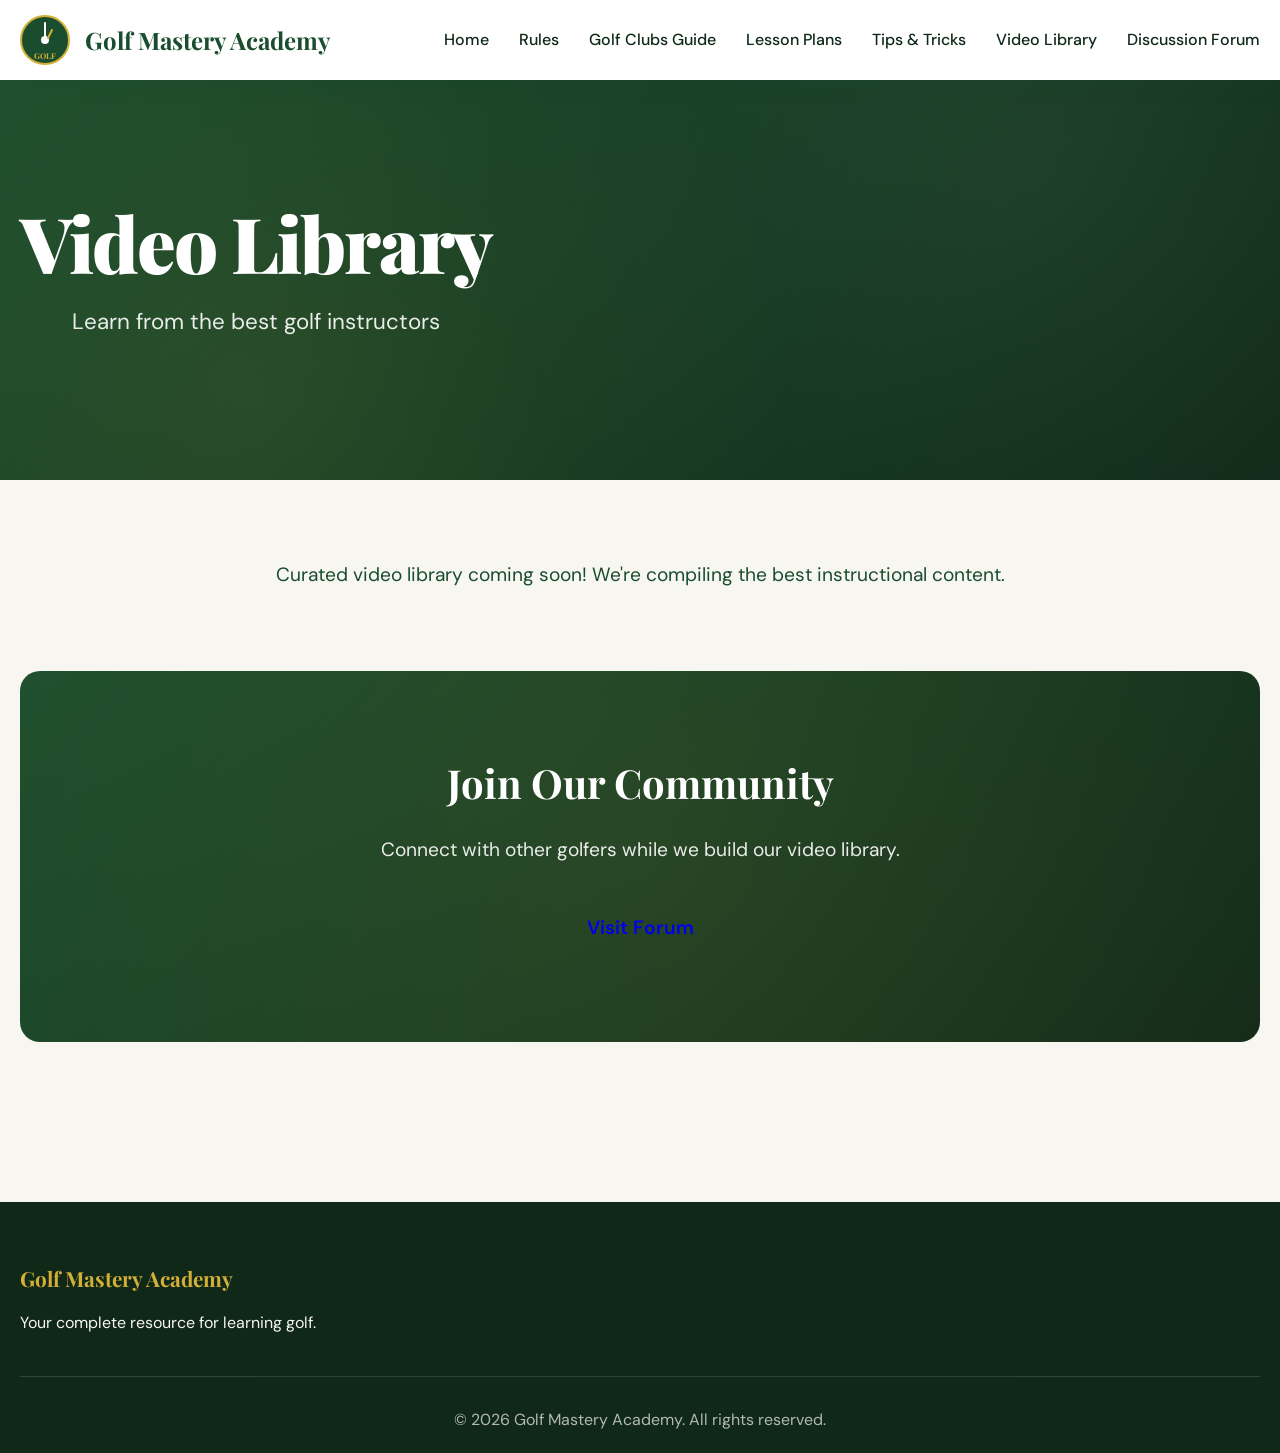
<file: videos.html>
<!DOCTYPE html>
<html lang="en">
<head>
    <meta charset="UTF-8">
    <meta name="viewport" content="width=device-width, initial-scale=1.0">
    <title>Video Library - Golf Mastery Academy</title>
    <link href="https://fonts.googleapis.com/css2?family=Playfair+Display:wght@400;600;700;900&family=DM+Sans:wght@400;500;700&display=swap" rel="stylesheet">
    <link rel="stylesheet" href="styles.css">
</head>
<body>
    <nav class="navbar">
        <div class="nav-container">
            <div class="logo">
                <svg width="50" height="50" viewBox="0 0 50 50" fill="none" xmlns="http://www.w3.org/2000/svg">
                    <circle cx="25" cy="25" r="24" fill="#1a4d2e" stroke="#d4af37" stroke-width="2"/>
                    <circle cx="25" cy="25" r="4" fill="#ffffff"/>
                    <path d="M25 8 L25 21" stroke="#ffffff" stroke-width="2" stroke-linecap="round"/>
                    <path d="M32 15 L28 23" stroke="#d4af37" stroke-width="2" stroke-linecap="round"/>
                    <text x="25" y="44" font-family="Playfair Display" font-size="8" fill="#d4af37" text-anchor="middle" font-weight="700">GOLF</text>
                </svg>
                <span class="logo-text">Golf Mastery Academy</span>
            </div>
            <ul class="nav-menu">
                <li><a href="index.html">Home</a></li>
                <li><a href="rules.html">Rules</a></li>
                <li><a href="clubs.html">Golf Clubs Guide</a></li>
                <li><a href="lessons.html">Lesson Plans</a></li>
                <li><a href="tips.html">Tips & Tricks</a></li>
                <li><a href="videos.html" class="active">Video Library</a></li>
                <li><a href="discussion.html">Discussion Forum</a></li>
            </ul>
            <div class="hamburger">
                <span></span>
                <span></span>
                <span></span>
            </div>
        </div>
    </nav>

    <header class="hero" style="min-height: 400px;">
        <div class="hero-content" style="text-align: center; padding-left: 0; max-width: 100%;">
            <h1>Video Library</h1>
            <p class="subtitle">Learn from the best golf instructors</p>
        </div>
    </header>

    <div class="container">
        <p style="text-align: center; font-size: 1.2rem; margin-bottom: 60px; color: var(--primary-green);">
            Curated video library coming soon! We're compiling the best instructional content.
        </p>
        
        <section class="cta-section">
            <div class="cta-content">
                <h2 class="cta-title">Join Our Community</h2>
                <p class="cta-text">Connect with other golfers while we build our video library.</p>
                <a href="discussion.html" class="btn btn-large">Visit Forum</a>
            </div>
        </section>
    </div>

    <footer>
        <div class="footer-content">
            <div class="footer-section">
                <h4>Golf Mastery Academy</h4>
                <p>Your complete resource for learning golf.</p>
            </div>
        </div>
        <div class="footer-bottom">
            <p>&copy; 2026 Golf Mastery Academy. All rights reserved.</p>
        </div>
    </footer>

    <script src="script.js"></script>
</body>
</html>
</file>
<file: styles.css>
:root {
    --primary-green: #1a4d2e;
    --accent-gold: #d4af37;
    --deep-forest: #0f2818;
    --sage: #8ba888;
    --cream: #f8f6f0;
    --sand: #e8e4d8;
    --white: #ffffff;
    --shadow: rgba(26, 77, 46, 0.15);
    --transition: all 0.3s cubic-bezier(0.4, 0, 0.2, 1);
}

* {
    margin: 0;
    padding: 0;
    box-sizing: border-box;
}

body {
    font-family: 'DM Sans', sans-serif;
    background: var(--cream);
    color: var(--deep-forest);
    line-height: 1.6;
    overflow-x: hidden;
}

/* Navigation */
.navbar {
    background: var(--white);
    box-shadow: 0 2px 20px var(--shadow);
    position: sticky;
    top: 0;
    z-index: 1000;
}

.nav-container {
    max-width: 1400px;
    margin: 0 auto;
    padding: 15px 20px;
    display: flex;
    justify-content: space-between;
    align-items: center;
}

.logo {
    display: flex;
    align-items: center;
    gap: 15px;
}

.logo-text {
    font-family: 'Playfair Display', serif;
    font-size: 1.5rem;
    font-weight: 700;
    color: var(--primary-green);
}

.nav-menu {
    display: flex;
    list-style: none;
    gap: 30px;
}

.nav-menu a {
    text-decoration: none;
    color: var(--deep-forest);
    font-weight: 500;
    transition: var(--transition);
    position: relative;
}

.nav-menu a::after {
    content: '';
    position: absolute;
    bottom: -5px;
    left: 0;
    width: 0;
    height: 2px;
    background: var(--accent-gold);
    transition: var(--transition);
}

.nav-menu a:hover::after,
.nav-menu a.active::after {
    width: 100%;
}

.hamburger {
    display: none;
    flex-direction: column;
    gap: 5px;
    cursor: pointer;
}

.hamburger span {
    width: 25px;
    height: 3px;
    background: var(--primary-green);
    border-radius: 3px;
    transition: var(--transition);
}

/* Hero Section */
.hero {
    background: linear-gradient(135deg, var(--primary-green) 0%, var(--deep-forest) 100%);
    color: var(--white);
    padding: 100px 20px 80px;
    position: relative;
    overflow: hidden;
    display: flex;
    align-items: center;
    justify-content: space-between;
    min-height: 600px;
}

.hero::before {
    content: '';
    position: absolute;
    top: 0;
    left: 0;
    right: 0;
    bottom: 0;
    background: 
        radial-gradient(circle at 20% 80%, rgba(212, 175, 55, 0.1) 0%, transparent 50%),
        radial-gradient(circle at 80% 20%, rgba(139, 168, 136, 0.1) 0%, transparent 50%);
    pointer-events: none;
}

.hero-content {
    max-width: 600px;
    position: relative;
    z-index: 1;
    padding-left: 80px;
}

.hero-badge {
    display: inline-block;
    background: rgba(212, 175, 55, 0.2);
    padding: 8px 20px;
    border-radius: 30px;
    font-size: 0.9rem;
    font-weight: 600;
    margin-bottom: 20px;
    border: 1px solid var(--accent-gold);
}

h1 {
    font-family: 'Playfair Display', serif;
    font-size: clamp(3rem, 6vw, 5rem);
    font-weight: 900;
    margin-bottom: 20px;
    letter-spacing: -2px;
    line-height: 1.1;
}

.subtitle {
    font-size: clamp(1.1rem, 2vw, 1.4rem);
    opacity: 0.9;
    margin-bottom: 40px;
}

.hero-cta {
    display: flex;
    gap: 20px;
    margin-bottom: 60px;
}

.btn {
    padding: 15px 35px;
    border-radius: 8px;
    font-weight: 600;
    text-decoration: none;
    transition: var(--transition);
    display: inline-block;
    cursor: pointer;
    border: none;
    font-size: 1rem;
}

.btn-primary {
    background: var(--accent-gold);
    color: var(--deep-forest);
}

.btn-primary:hover {
    background: #c49d2e;
    transform: translateY(-2px);
    box-shadow: 0 8px 20px rgba(212, 175, 55, 0.3);
}

.btn-secondary {
    background: transparent;
    color: var(--white);
    border: 2px solid var(--white);
}

.btn-secondary:hover {
    background: var(--white);
    color: var(--primary-green);
}

.btn-large {
    padding: 18px 50px;
    font-size: 1.2rem;
}

.hero-stats {
    display: flex;
    gap: 50px;
}

.stat {
    display: flex;
    flex-direction: column;
}

.stat-number {
    font-size: 2rem;
    font-weight: 700;
    color: var(--accent-gold);
}

.stat-label {
    font-size: 0.9rem;
    opacity: 0.8;
}

.hero-illustration {
    position: relative;
    z-index: 1;
    padding-right: 80px;
}

/* Container */
.container {
    max-width: 1400px;
    margin: 0 auto;
    padding: 80px 20px;
}

.section-header {
    font-family: 'Playfair Display', serif;
    font-size: clamp(2.5rem, 4vw, 3.5rem);
    font-weight: 700;
    color: var(--primary-green);
    margin-bottom: 50px;
    text-align: center;
}

/* Features Grid */
.features-grid {
    display: grid;
    grid-template-columns: repeat(auto-fit, minmax(280px, 1fr));
    gap: 30px;
    margin-bottom: 80px;
}

.feature-card {
    background: var(--white);
    padding: 40px;
    border-radius: 16px;
    text-align: center;
    box-shadow: 0 8px 30px var(--shadow);
    transition: var(--transition);
}

.feature-card:hover {
    transform: translateY(-10px);
    box-shadow: 0 16px 40px rgba(26, 77, 46, 0.2);
}

.feature-icon {
    font-size: 4rem;
    margin-bottom: 20px;
    display: block;
}

.feature-card h3 {
    font-family: 'Playfair Display', serif;
    font-size: 1.5rem;
    color: var(--primary-green);
    margin-bottom: 15px;
}

/* Timeline */
.timeline {
    position: relative;
    max-width: 900px;
    margin: 0 auto;
}

.timeline::before {
    content: '';
    position: absolute;
    left: 30px;
    top: 0;
    bottom: 0;
    width: 3px;
    background: linear-gradient(to bottom, var(--accent-gold), var(--primary-green));
}

.timeline-item {
    display: flex;
    gap: 30px;
    margin-bottom: 50px;
    position: relative;
}

.timeline-number {
    flex-shrink: 0;
    width: 60px;
    height: 60px;
    background: var(--accent-gold);
    border-radius: 50%;
    display: flex;
    align-items: center;
    justify-content: center;
    font-size: 1.5rem;
    font-weight: 700;
    color: var(--white);
    box-shadow: 0 4px 15px rgba(212, 175, 55, 0.3);
}

.timeline-content {
    background: var(--white);
    padding: 30px;
    border-radius: 12px;
    box-shadow: 0 4px 20px var(--shadow);
    flex: 1;
}

.timeline-content h3 {
    font-family: 'Playfair Display', serif;
    font-size: 1.8rem;
    color: var(--primary-green);
    margin-bottom: 10px;
}

.text-link {
    color: var(--accent-gold);
    text-decoration: none;
    font-weight: 600;
    display: inline-flex;
    align-items: center;
    gap: 5px;
    margin-top: 10px;
}

.text-link:hover {
    color: var(--primary-green);
}

/* Topics Grid */
.topics-grid {
    display: grid;
    grid-template-columns: repeat(auto-fit, minmax(250px, 1fr));
    gap: 25px;
}

.topic-card {
    background: var(--white);
    padding: 35px;
    border-radius: 12px;
    text-align: center;
    text-decoration: none;
    color: var(--deep-forest);
    box-shadow: 0 4px 20px var(--shadow);
    transition: var(--transition);
    border-top: 4px solid var(--accent-gold);
}

.topic-card:hover {
    transform: scale(1.05);
    box-shadow: 0 8px 30px rgba(26, 77, 46, 0.2);
}

.topic-icon {
    font-size: 3rem;
    display: block;
    margin-bottom: 15px;
}

.topic-card h3 {
    font-family: 'Playfair Display', serif;
    font-size: 1.3rem;
    color: var(--primary-green);
    margin-bottom: 8px;
}

.topic-card p {
    font-size: 0.95rem;
    opacity: 0.8;
}

/* Testimonials */
.testimonials-grid {
    display: grid;
    grid-template-columns: repeat(auto-fit, minmax(300px, 1fr));
    gap: 30px;
}

.testimonial {
    background: linear-gradient(135deg, var(--white), var(--sand));
    padding: 35px;
    border-radius: 12px;
    box-shadow: 0 4px 20px var(--shadow);
    border-left: 4px solid var(--accent-gold);
}

.testimonial-stars {
    color: var(--accent-gold);
    font-size: 1.2rem;
    margin-bottom: 15px;
}

.testimonial-text {
    font-style: italic;
    margin-bottom: 15px;
    line-height: 1.7;
}

.testimonial-author {
    font-weight: 600;
    color: var(--primary-green);
}

/* CTA Section */
.cta-section {
    background: linear-gradient(135deg, var(--primary-green), var(--deep-forest));
    color: var(--white);
    padding: 80px 60px;
    text-align: center;
    border-radius: 20px;
    margin: 80px 0;
    position: relative;
    overflow: hidden;
}

.cta-section::before {
    content: '';
    position: absolute;
    top: -50%;
    left: -50%;
    width: 200%;
    height: 200%;
    background: radial-gradient(circle, rgba(212, 175, 55, 0.1) 0%, transparent 70%);
    animation: rotate 20s linear infinite;
}

.cta-content {
    position: relative;
    z-index: 1;
}

.cta-title {
    font-family: 'Playfair Display', serif;
    font-size: 2.5rem;
    font-weight: 700;
    margin-bottom: 20px;
}

.cta-text {
    font-size: 1.2rem;
    opacity: 0.9;
    margin-bottom: 30px;
    max-width: 700px;
    margin-left: auto;
    margin-right: auto;
}

/* Ad Space */
.ad-space {
    text-align: center;
    padding: 40px 20px;
    margin: 60px auto;
}

.ad-space p {
    font-size: 0.8rem;
    color: #999;
    margin-bottom: 10px;
    text-transform: uppercase;
    letter-spacing: 1px;
}

.ad-placeholder {
    background: #f0f0f0;
    border: 2px dashed #ccc;
    padding: 40px;
    border-radius: 8px;
    color: #999;
    font-weight: 600;
    display: inline-block;
    margin: 0 auto;
}

/* Comments Section */
.comments-section {
    background: var(--white);
    padding: 50px;
    border-radius: 20px;
    box-shadow: 0 8px 30px var(--shadow);
    margin-bottom: 60px;
}

.comments-placeholder {
    background: var(--sand);
    padding: 40px;
    border-radius: 12px;
    border-left: 4px solid var(--accent-gold);
}

.comments-placeholder h3 {
    font-family: 'Playfair Display', serif;
    color: var(--primary-green);
    margin-bottom: 15px;
}

.comments-placeholder ol {
    margin-left: 20px;
    margin-top: 15px;
}

.comments-placeholder a {
    color: var(--accent-gold);
}

/* Footer */
footer {
    background: var(--deep-forest);
    color: var(--cream);
    padding: 60px 20px 20px;
}

.footer-content {
    max-width: 1400px;
    margin: 0 auto;
    display: grid;
    grid-template-columns: repeat(auto-fit, minmax(250px, 1fr));
    gap: 40px;
    margin-bottom: 40px;
}

.footer-section h4 {
    font-family: 'Playfair Display', serif;
    font-size: 1.3rem;
    margin-bottom: 15px;
    color: var(--accent-gold);
}

.footer-section ul {
    list-style: none;
}

.footer-section ul li {
    margin-bottom: 10px;
}

.footer-section a {
    color: var(--cream);
    text-decoration: none;
    opacity: 0.8;
    transition: var(--transition);
}

.footer-section a:hover {
    opacity: 1;
    color: var(--accent-gold);
}

.footer-bottom {
    text-align: center;
    padding-top: 30px;
    border-top: 1px solid rgba(248, 246, 240, 0.2);
    opacity: 0.7;
}

/* Club Cards */
.club-grid {
    display: grid;
    grid-template-columns: repeat(auto-fit, minmax(350px, 1fr));
    gap: 40px;
    margin-bottom: 80px;
}

.club-card {
    background: var(--white);
    border-radius: 20px;
    overflow: hidden;
    box-shadow: 0 8px 30px var(--shadow);
    transition: var(--transition);
}

.club-card:hover {
    transform: translateY(-8px);
    box-shadow: 0 16px 50px rgba(26, 77, 46, 0.25);
}

.club-header {
    background: linear-gradient(135deg, var(--primary-green), var(--deep-forest));
    color: var(--white);
    padding: 30px;
    text-align: center;
}

.club-icon {
    font-size: 4rem;
    margin-bottom: 15px;
    display: block;
}

.club-name {
    font-family: 'Playfair Display', serif;
    font-size: 2rem;
    font-weight: 700;
    margin-bottom: 10px;
}

.club-type {
    font-size: 1rem;
    opacity: 0.9;
    color: var(--accent-gold);
}

.club-illustration {
    background: var(--sand);
    padding: 40px;
    min-height: 250px;
    display: flex;
    align-items: center;
    justify-content: center;
}

.club-content {
    padding: 35px;
}

.club-content h3 {
    font-family: 'Playfair Display', serif;
    font-size: 1.5rem;
    color: var(--primary-green);
    margin-bottom: 15px;
    margin-top: 25px;
}

.club-content ul {
    list-style: none;
    padding-left: 0;
}

.club-content li {
    padding-left: 30px;
    position: relative;
    margin-bottom: 12px;
    line-height: 1.7;
}

.club-content li::before {
    content: '✓';
    position: absolute;
    left: 0;
    color: var(--accent-gold);
    font-weight: 700;
}

.spec-grid {
    display: grid;
    grid-template-columns: repeat(2, 1fr);
    gap: 15px;
    margin: 20px 0;
}

.spec-item {
    background: var(--sand);
    padding: 15px;
    border-radius: 8px;
    text-align: center;
}

.spec-label {
    font-size: 0.85rem;
    color: var(--primary-green);
    opacity: 0.8;
    margin-bottom: 5px;
}

.spec-value {
    font-size: 1.3rem;
    font-weight: 700;
    color: var(--primary-green);
}

/* Animation */
@keyframes rotate {
    from { transform: rotate(0deg); }
    to { transform: rotate(360deg); }
}

@keyframes fadeInUp {
    from {
        opacity: 0;
        transform: translateY(30px);
    }
    to {
        opacity: 1;
        transform: translateY(0);
    }
}

/* Responsive */
@media (max-width: 968px) {
    .nav-menu {
        display: none;
        position: absolute;
        top: 100%;
        left: 0;
        right: 0;
        background: var(--white);
        flex-direction: column;
        padding: 20px;
        box-shadow: 0 8px 20px var(--shadow);
    }
    
    .nav-menu.active {
        display: flex;
    }
    
    .hamburger {
        display: flex;
    }
    
    .hero {
        flex-direction: column;
        text-align: center;
        padding: 80px 20px 60px;
    }
    
    .hero-content {
        padding-left: 0;
        max-width: 100%;
    }
    
    .hero-illustration {
        padding-right: 0;
        margin-top: 40px;
    }
    
    .hero-cta {
        justify-content: center;
        flex-wrap: wrap;
    }
    
    .hero-stats {
        justify-content: center;
    }
    
    .club-grid {
        grid-template-columns: 1fr;
    }
}

@media (max-width: 600px) {
    h1 {
        font-size: 2.5rem;
    }
    
    .timeline::before {
        left: 20px;
    }
    
    .timeline-number {
        width: 40px;
        height: 40px;
        font-size: 1.2rem;
    }
    
    .hero-stats {
        flex-direction: column;
        gap: 20px;
    }
}
</file>
